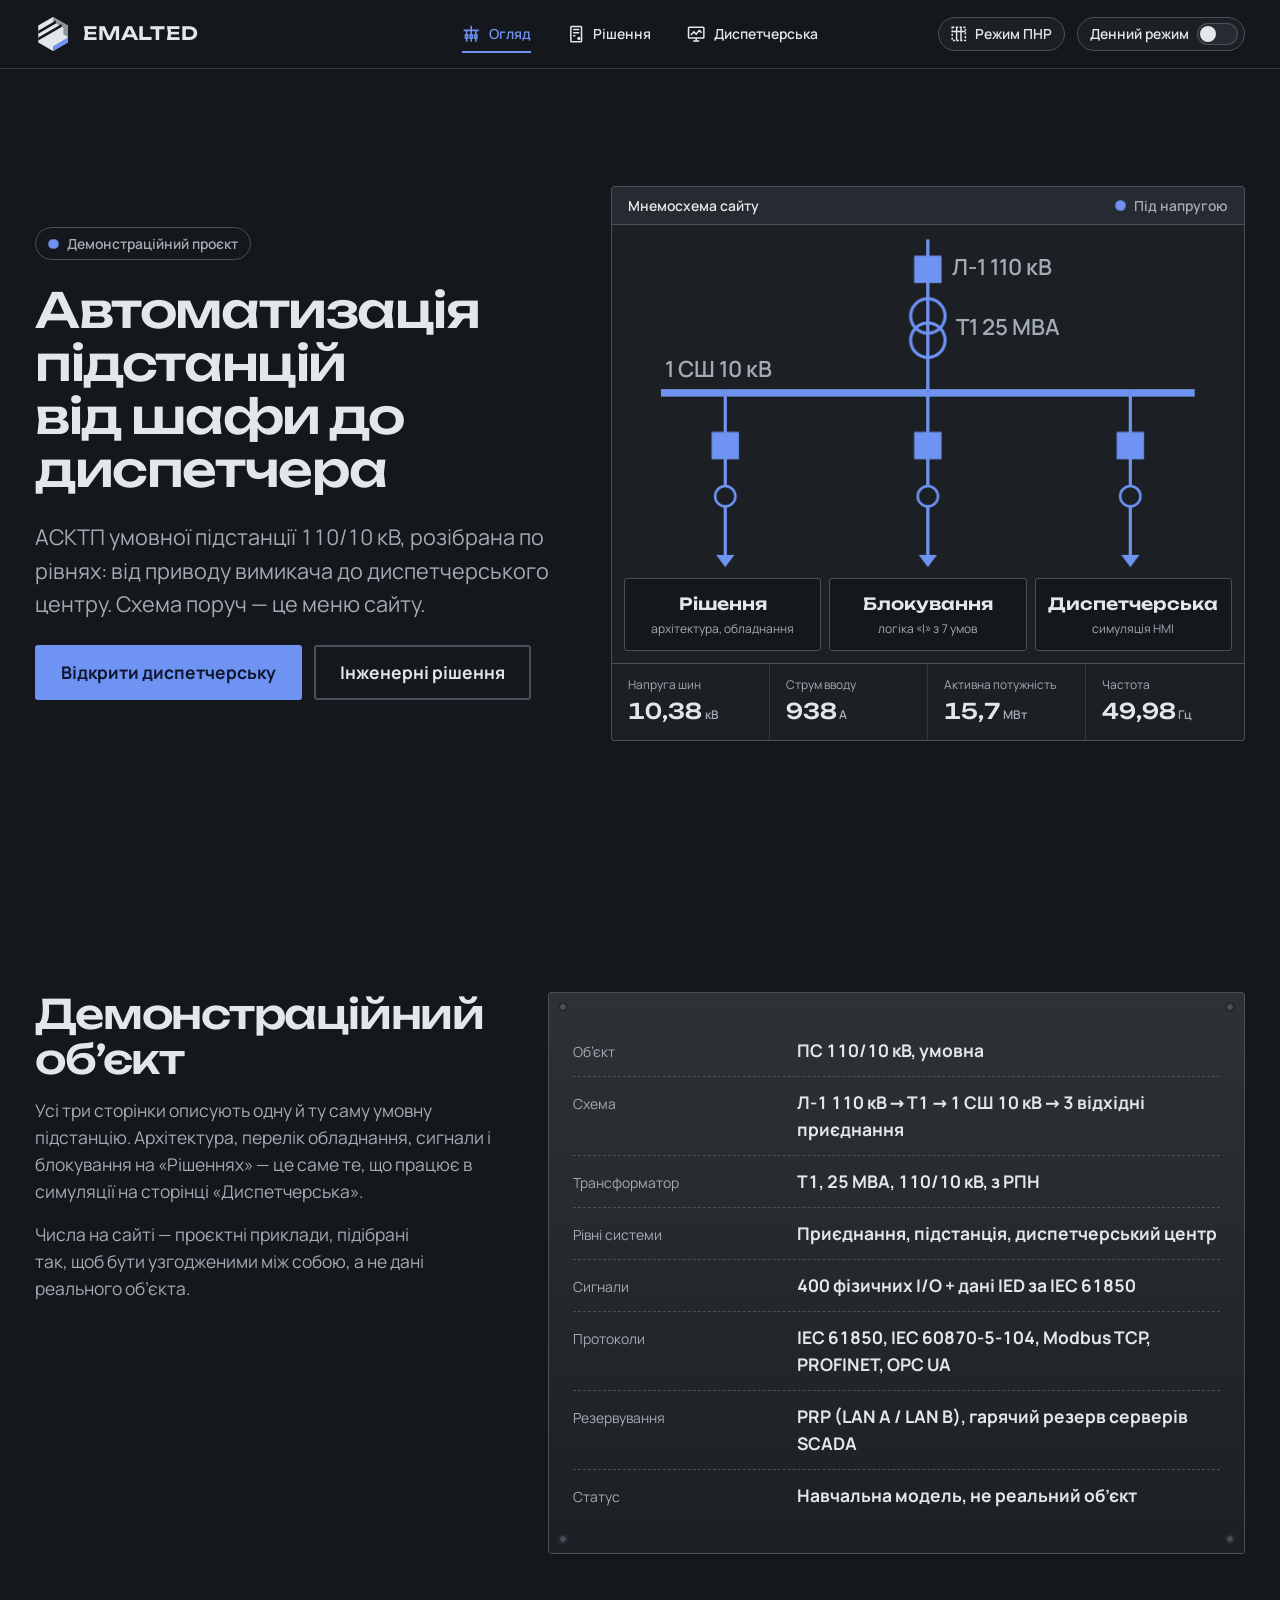
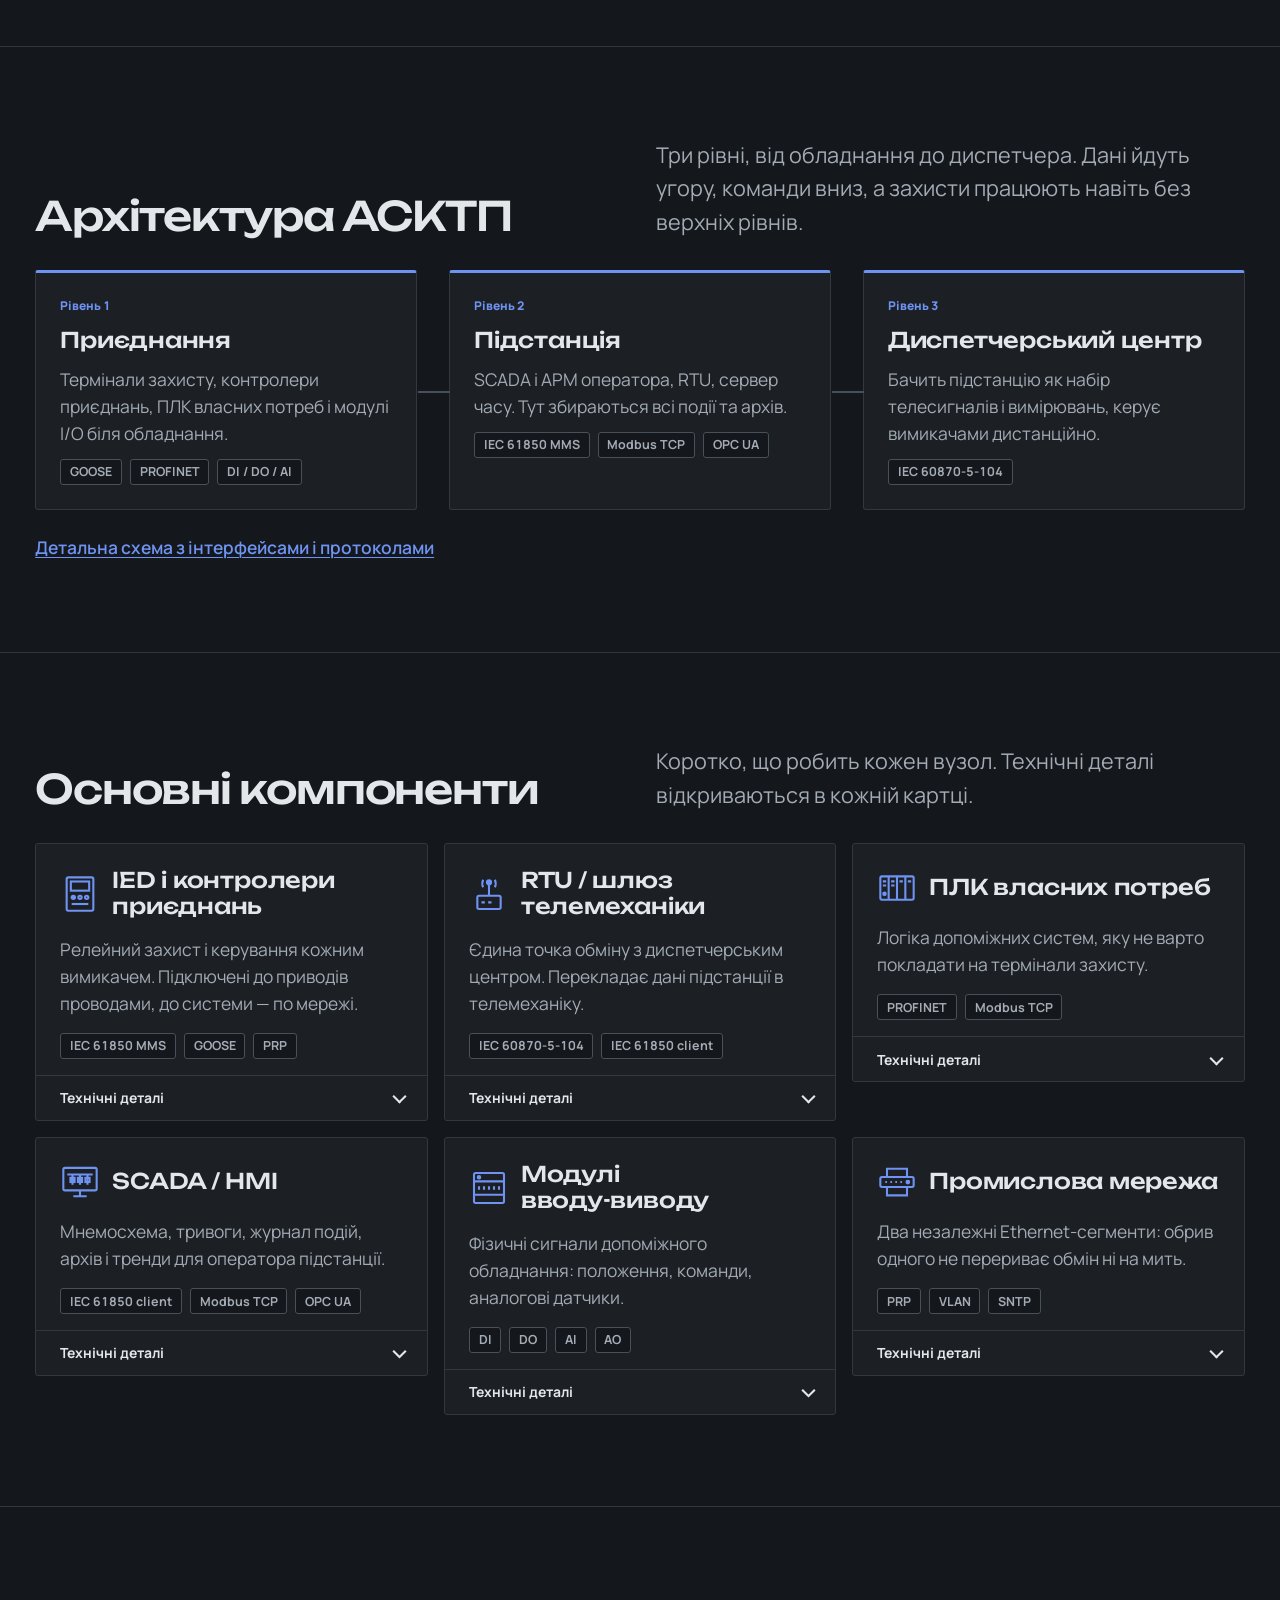
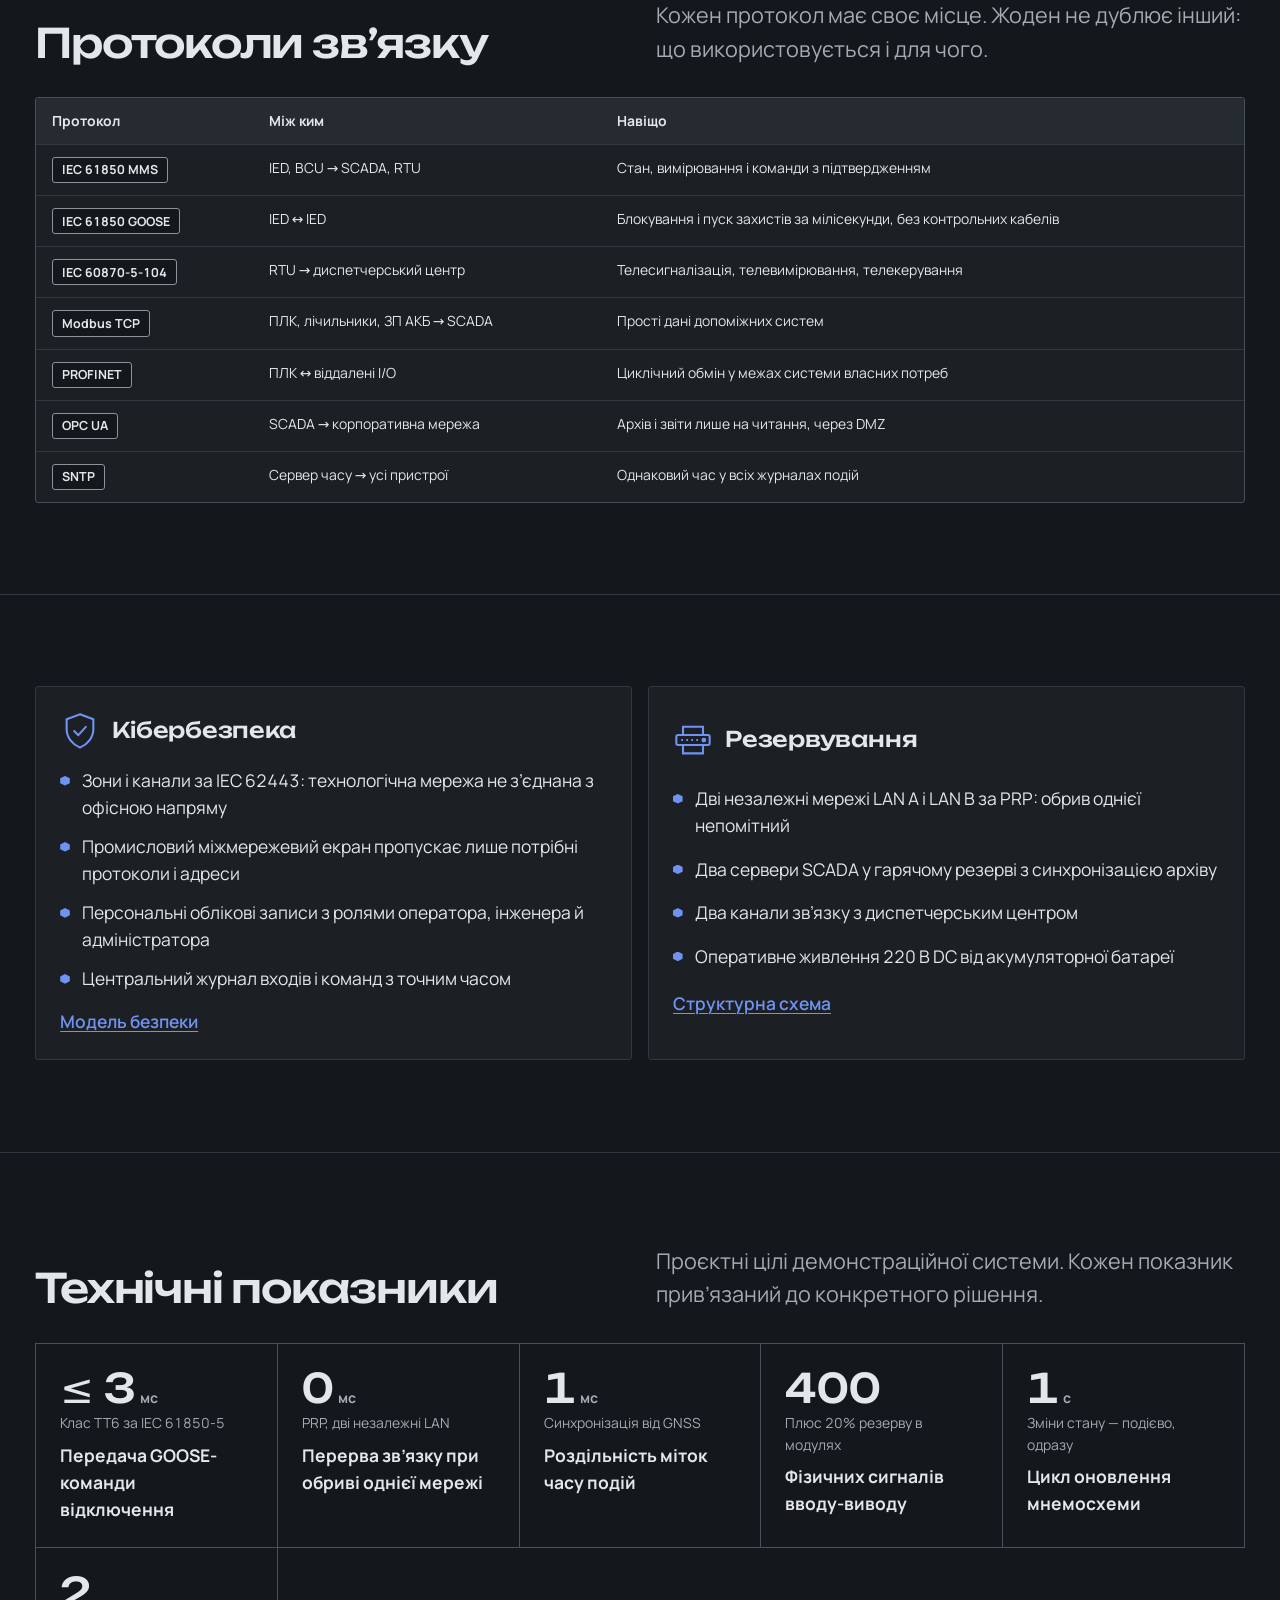
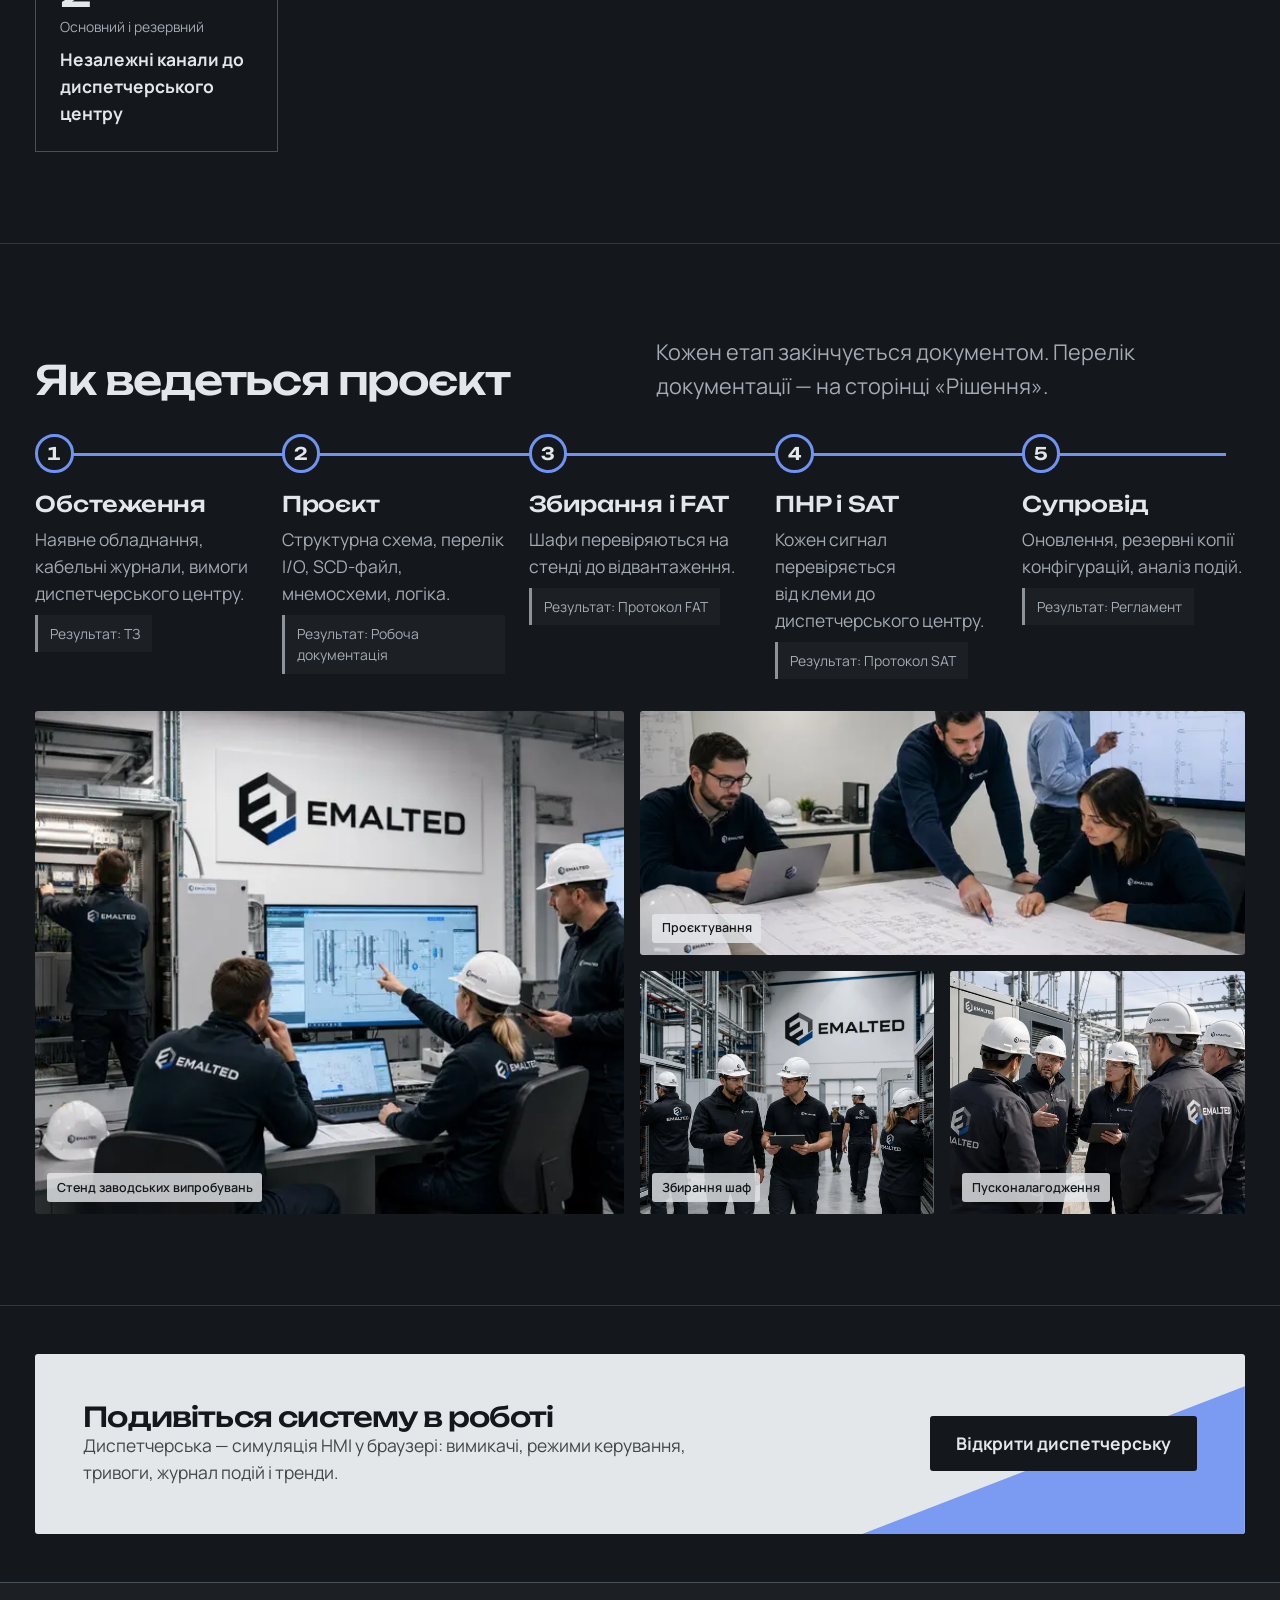
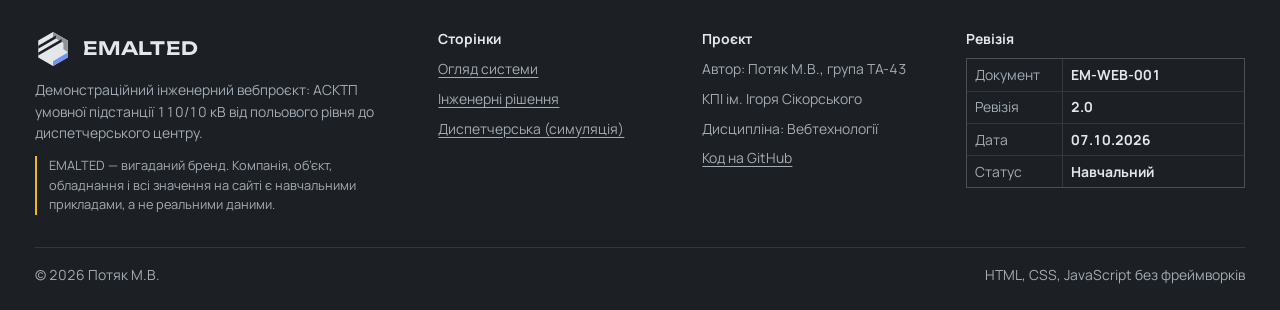
<file: index.html>
<!doctype html>
<html lang="uk">
<head>
  <meta charset="utf-8">
  <meta name="viewport" content="width=device-width, initial-scale=1, viewport-fit=cover">
  <title>EMALTED — АСКТП підстанції 110/10 кВ: демонстраційний проєкт</title>
  <meta name="description" content="Демонстраційний інженерний проєкт: архітектура АСКТП підстанції 110/10 кВ, компоненти, протоколи, кібербезпека і симуляція диспетчерського інтерфейсу.">
  <meta name="author" content="Потяк М.В.">
  <meta name="theme-color" content="#14171b">
  <meta property="og:type" content="website">
  <meta property="og:title" content="EMALTED — АСКТП підстанції 110/10 кВ: демонстраційний проєкт">
  <meta property="og:description" content="Демонстраційний інженерний проєкт: архітектура АСКТП підстанції 110/10 кВ, компоненти, протоколи, кібербезпека і симуляція диспетчерського інтерфейсу.">
  <meta property="og:image" content="img/lab-1280.webp">
  <link rel="icon" href="img/logo-mark.svg" type="image/svg+xml">

  <!-- Тема ставиться до відмальовування сторінки, щоб не було «спалаху» -->
  <script>try{var t=localStorage.getItem('emalted-theme');if(t)document.documentElement.dataset.theme=t}catch(e){}</script>

  <link rel="preload" href="fonts/unbounded-var.woff2" as="font" type="font/woff2" crossorigin>
  <link rel="preload" href="fonts/manrope-var.woff2" as="font" type="font/woff2" crossorigin>

  <link rel="stylesheet" href="css/tokens.css">
  <link rel="stylesheet" href="css/base.css">
  <link rel="stylesheet" href="css/layout.css">
  <link rel="stylesheet" href="css/components.css">
  <link rel="stylesheet" href="css/pnr.css">
  <link rel="stylesheet" href="css/pages/home.css">
  <link rel="stylesheet" href="css/print.css">
  <script src="js/app.js" defer></script>
</head>
<body>
  <svg width="0" height="0" style="position:absolute" aria-hidden="true" focusable="false">
    <!-- Навігація (24×24) -->
    <symbol id="i-scheme" viewBox="0 0 24 24" fill="none" stroke="currentColor" stroke-width="2" stroke-linecap="square">
      <path d="M12 2v4M3 7h18M6 7v6M12 7v6M18 7v6M6 17v4M12 17v4M18 17v4"/>
      <rect x="4.5" y="13" width="3" height="4"/><rect x="10.5" y="13" width="3" height="4"/><rect x="16.5" y="13" width="3" height="4"/>
    </symbol>
    <symbol id="i-cabinet" viewBox="0 0 24 24" fill="none" stroke="currentColor" stroke-width="2">
      <rect x="5" y="2" width="14" height="20" rx="1"/><path d="M8 6h8M8 10h8M8 14h3"/><circle cx="15.5" cy="17.5" r="1.2" fill="currentColor"/>
    </symbol>
    <symbol id="i-monitor" viewBox="0 0 24 24" fill="none" stroke="currentColor" stroke-width="2">
      <rect x="2" y="3" width="20" height="14" rx="1"/><path d="M8 21h8M12 17v4M5 13l4-4 3 3 4-5 3 3"/>
    </symbol>
    <!-- Компоненти системи (48×48) -->
    <symbol id="s-ied" viewBox="0 0 48 48" fill="none" stroke="currentColor" stroke-width="2.5">
      <rect x="8" y="4" width="32" height="40" rx="2"/><rect x="13" y="9" width="22" height="11"/>
      <circle cx="16" cy="28" r="2" fill="currentColor"/><circle cx="24" cy="28" r="2"/><circle cx="32" cy="28" r="2"/><path d="M14 36h20"/>
    </symbol>
    <symbol id="s-rtu" viewBox="0 0 48 48" fill="none" stroke="currentColor" stroke-width="2.5">
      <rect x="10" y="26" width="28" height="16" rx="2"/><path d="M24 26V12"/><circle cx="24" cy="10" r="2.5" fill="currentColor"/>
      <path d="M17 7a10 10 0 0 0 0 9M31 7a10 10 0 0 1 0 9"/><path d="M15 34h4M23 34h4"/>
    </symbol>
    <symbol id="s-plc" viewBox="0 0 48 48" fill="none" stroke="currentColor" stroke-width="2.5">
      <rect x="4" y="10" width="40" height="28" rx="2"/><path d="M14 10v28M24 10v28M34 10v28"/>
      <path d="M7 16h4M7 21h4M17 16h4M17 21h4M27 16h4M37 16h4"/><circle cx="9" cy="31" r="1.5" fill="currentColor"/>
    </symbol>
    <symbol id="s-scada" viewBox="0 0 48 48" fill="none" stroke="currentColor" stroke-width="2.5">
      <rect x="4" y="7" width="40" height="27" rx="2"/><path d="M16 41h16M24 34v7"/>
      <path d="M10 15h28M15 15v11M24 15v11M33 15v11" stroke-linecap="square"/>
      <rect x="12.5" y="19" width="5" height="5" fill="currentColor"/><rect x="21.5" y="19" width="5" height="5" fill="currentColor"/><rect x="30.5" y="19" width="5" height="5"/>
    </symbol>
    <symbol id="s-io" viewBox="0 0 48 48" fill="none" stroke="currentColor" stroke-width="2.5">
      <rect x="6" y="6" width="36" height="36" rx="2"/><path d="M6 16h36M6 32h36"/>
      <path d="M12 22v4M18 22v4M24 22v4M30 22v4M36 22v4"/><circle cx="12" cy="11" r="1.5" fill="currentColor"/>
    </symbol>
    <symbol id="s-network" viewBox="0 0 48 48" fill="none" stroke="currentColor" stroke-width="2.5">
      <rect x="4" y="18" width="40" height="12" rx="2"/><path d="M10 24h2M16 24h2M22 24h2M28 24h2"/><circle cx="37" cy="24" r="1.6" fill="currentColor"/>
      <path d="M12 18V8h24v10M12 30v10h24V30"/>
    </symbol>
    <symbol id="s-doc" viewBox="0 0 48 48" fill="none" stroke="currentColor" stroke-width="2.5">
      <path d="M10 4h20l10 10v30H10z"/><path d="M30 4v10h10M16 22h16M16 29h16M16 36h9"/>
    </symbol>
    <symbol id="s-shield" viewBox="0 0 48 48" fill="none" stroke="currentColor" stroke-width="2.5">
      <path d="M24 4l16 6v12c0 10-7 18-16 22C15 40 8 32 8 22V10z"/><path d="M17 24l5 5 9-10" stroke-linecap="round" stroke-linejoin="round"/>
    </symbol>
  </svg>
  <a class="skip-link" href="#main">Перейти до змісту</a>

  <header class="site-header">
    <div class="container site-header__inner">
      <a class="brand" href="index.html" aria-label="EMALTED, на головну">
        <svg class="brand__mark" viewBox="0 0 100 100" aria-hidden="true" focusable="false">
          <mask id="logo-cut-header" maskUnits="userSpaceOnUse" x="0" y="0" width="100" height="100">
            <rect width="100" height="100" fill="#fff"/>
            <polygon points="9,41 58,12.7 58,20.7 9,49" fill="#000"/>
            <polygon points="9,60 74,22.5 74,30.5 9,68" fill="#000"/>
          </mask>
          <g mask="url(#logo-cut-header)">
            <polygon points="50,3 91,26.5 91,73.5 50,97 9,73.5 9,26.5" fill="var(--logo-ink)"/>
            <polygon points="50,3 91,26.5 91,58 79,51 79,33 50,16" fill="var(--logo-steel)"/>
            <polygon points="91,60 91,73.5 50,97 50,84" fill="var(--logo-blue)"/>
          </g>
        </svg>
        <span class="brand__name">EMALTED</span>
      </a>

      <nav class="site-nav" aria-label="Основна навігація">
        <ul class="site-nav__list" role="list">
          <li><a class="site-nav__link" href="index.html" aria-current="page">
            <svg class="site-nav__icon" aria-hidden="true"><use href="#i-scheme"/></svg>Огляд
          </a></li>
          <li><a class="site-nav__link" href="solutions.html">
            <svg class="site-nav__icon" aria-hidden="true"><use href="#i-cabinet"/></svg>Рішення
          </a></li>
          <li><a class="site-nav__link" href="scada.html">
            <svg class="site-nav__icon" aria-hidden="true"><use href="#i-monitor"/></svg>Диспетчерська
          </a></li>
        </ul>
      </nav>

      <div class="header-tools">
        <button class="pnr-switch" type="button" data-pnr-toggle aria-pressed="false" aria-label="Режим ПНР: показати сітку верстки">
          <svg viewBox="0 0 24 24" fill="none" stroke="currentColor" stroke-width="2" aria-hidden="true"><rect x="3" y="3" width="18" height="18" stroke-dasharray="3 2"/><path d="M9 3v18M15 3v18M3 9h18"/></svg>
          <span class="pnr-switch__text">Режим ПНР</span>
        </button>
        <button class="theme-switch" type="button" data-theme-toggle aria-pressed="false" aria-label="Денний режим">
          <span class="theme-switch__text">Денний режим</span>
          <span class="theme-switch__track"><span class="theme-switch__knob"></span></span>
        </button>
      </div>
    </div>
    <div class="bus-progress" aria-hidden="true"></div>
  </header>

  <main id="main">
    <section class="container hero" aria-labelledby="hero-title">
      <div class="hero__text">
        <p class="status-chip"><span class="lamp lamp--blue"></span>Демонстраційний проєкт</p>
        <h1 id="hero-title">Автоматизація підстанцій від шафи до диспетчера</h1>
        <p class="hero__lead">АСКТП умовної підстанції 110/10 кВ, розібрана по рівнях: від приводу вимикача до диспетчерського центру. Схема поруч — це меню сайту.</p>
        <div class="btn-row">
          <a class="btn" href="scada.html">Відкрити диспетчерську</a>
          <a class="btn btn--ghost" href="solutions.html">Інженерні рішення</a>
        </div>
      </div>

      <div class="scheme-panel">
        <div class="scheme-panel__bar">
          <span>Мнемосхема сайту</span>
          <span class="scheme-panel__state"><span class="lamp lamp--blue"></span>Під напругою</span>
        </div>

        <div class="scheme">
          <svg viewBox="0 0 600 325" role="img" aria-labelledby="scheme-title">
            <title id="scheme-title">Однолінійна схема: лінія 110 кВ, трансформатор Т1, секція шин 10 кВ і три приєднання — Рішення, Блокування, Диспетчерська</title>
            <path class="sl-dead" d="M300 0V150"/>
            <path class="sl-live" pathLength="1" style="--d:0ms" d="M300 0V150"/>
            <rect class="sl-breaker" style="--d:200ms" x="288" y="16" width="24" height="24"/>
            <circle class="sl-tr" style="--d:320ms" cx="300" cy="74" r="17"/>
            <circle class="sl-tr" style="--d:320ms" cx="300" cy="98" r="17"/>
            <text class="sl-label" x="324" y="34">Л-1 110 кВ</text>
            <text class="sl-label" x="328" y="93">Т1 25 МВА</text>

            <path class="sl-dead sl-bus" d="M40 150H560"/>
            <path class="sl-live sl-bus" pathLength="1" style="--d:480ms" d="M300 150H40"/>
            <path class="sl-live sl-bus" pathLength="1" style="--d:480ms" d="M300 150H560"/>
            <text class="sl-label" x="40" y="134">1 СШ 10 кВ</text>

            <g class="sl-f sl-f1">
              <path class="sl-dead" d="M100 150V312"/>
              <path class="sl-live" pathLength="1" style="--d:950ms" d="M100 150V312"/>
              <rect class="sl-breaker" style="--d:1150ms" x="88" y="190" width="24" height="24"/>
              <circle class="sl-ct" style="--d:1250ms" cx="100" cy="252" r="10"/>
              <polygon class="sl-arrow" style="--d:1450ms" points="91,310 109,310 100,322"/>
            </g>
            <g class="sl-f sl-f2">
              <path class="sl-dead" d="M300 150V312"/>
              <path class="sl-live" pathLength="1" style="--d:1100ms" d="M300 150V312"/>
              <rect class="sl-breaker" style="--d:1300ms" x="288" y="190" width="24" height="24"/>
              <circle class="sl-ct" style="--d:1400ms" cx="300" cy="252" r="10"/>
              <polygon class="sl-arrow" style="--d:1600ms" points="291,310 309,310 300,322"/>
            </g>
            <g class="sl-f sl-f3">
              <path class="sl-dead" d="M500 150V312"/>
              <path class="sl-live" pathLength="1" style="--d:1250ms" d="M500 150V312"/>
              <rect class="sl-breaker" style="--d:1450ms" x="488" y="190" width="24" height="24"/>
              <circle class="sl-ct" style="--d:1550ms" cx="500" cy="252" r="10"/>
              <polygon class="sl-arrow" style="--d:1750ms" points="491,310 509,310 500,322"/>
            </g>
          </svg>
        </div>

        <nav class="feeders" aria-label="Приєднання схеми">
          <a class="feeder-link" href="solutions.html"><strong>Рішення</strong><span>архітектура, обладнання</span></a>
          <a class="feeder-link" href="solutions.html#interlock"><strong>Блокування</strong><span>логіка «І» з 7 умов</span></a>
          <a class="feeder-link" href="scada.html"><strong>Диспетчерська</strong><span>симуляція HMI</span></a>
        </nav>

        <dl class="telemetry" aria-label="Телевимірювання вводу 10 кВ (демонстраційні)">
          <div><dt>Напруга шин</dt><dd><span data-telemetry data-base="10.4" data-spread="0.05" data-digits="2">10,40</span><small>кВ</small></dd></div>
          <div><dt>Струм вводу</dt><dd><span data-telemetry data-base="932" data-spread="9" data-digits="0">932</span><small>А</small></dd></div>
          <div><dt>Активна потужність</dt><dd><span data-telemetry data-base="15.9" data-spread="0.2" data-digits="1">15,9</span><small>МВт</small></dd></div>
          <div><dt>Частота</dt><dd><span data-telemetry data-base="50.00" data-spread="0.02" data-digits="2">50,00</span><small>Гц</small></dd></div>
        </dl>
      </div>
    </section>

    <section class="section" aria-labelledby="object-title">
      <div class="container passport">
        <div class="passport__intro">
          <h2 id="object-title">Демонстраційний об’єкт</h2>
          <p>Усі три сторінки описують одну й ту саму умовну підстанцію. Архітектура, перелік обладнання, сигнали і блокування на «Рішеннях» — це саме те, що працює в симуляції на сторінці «Диспетчерська».</p>
          <p>Числа на сайті — проєктні приклади, підібрані так, щоб бути узгодженими між собою, а не дані реального об’єкта.</p>
        </div>

        <div class="nameplate">
          <dl class="spec">
            <div><dt>Об’єкт</dt><dd>ПС 110/10 кВ, умовна</dd></div>
            <div><dt>Схема</dt><dd>Л-1 110 кВ → Т1 → 1 СШ 10 кВ → 3 відхідні приєднання</dd></div>
            <div><dt>Трансформатор</dt><dd>Т1, 25 МВА, 110/10 кВ, з РПН</dd></div>
            <div><dt>Рівні системи</dt><dd>Приєднання, підстанція, диспетчерський центр</dd></div>
            <div><dt>Сигнали</dt><dd>400 фізичних I/O + дані IED за IEC 61850</dd></div>
            <div><dt>Протоколи</dt><dd>IEC 61850, IEC 60870-5-104, Modbus TCP, PROFINET, OPC UA</dd></div>
            <div><dt>Резервування</dt><dd>PRP (LAN A / LAN B), гарячий резерв серверів SCADA</dd></div>
            <div><dt>Статус</dt><dd>Навчальна модель, не реальний об’єкт</dd></div>
          </dl>
        </div>
      </div>
    </section>

    <section class="section" aria-labelledby="arch-title">
      <div class="container">
        <div class="section-head section-head--split">
          <h2 id="arch-title">Архітектура АСКТП</h2>
          <p>Три рівні, від обладнання до диспетчера. Дані йдуть угору, команди вниз, а захисти працюють навіть без верхніх рівнів.</p>
        </div>
        <ol class="tiers" role="list">
          <li class="tier">
            <span class="tier__level">Рівень 1</span>
            <h3>Приєднання</h3>
            <p>Термінали захисту, контролери приєднань, ПЛК власних потреб і модулі I/O біля обладнання.</p>
            <ul class="badges" role="list"><li class="badge">GOOSE</li><li class="badge">PROFINET</li><li class="badge">DI / DO / AI</li></ul>
          </li>
          <li class="tier">
            <span class="tier__level">Рівень 2</span>
            <h3>Підстанція</h3>
            <p>SCADA і АРМ оператора, RTU, сервер часу. Тут збираються всі події та архів.</p>
            <ul class="badges" role="list"><li class="badge">IEC 61850 MMS</li><li class="badge">Modbus TCP</li><li class="badge">OPC UA</li></ul>
          </li>
          <li class="tier">
            <span class="tier__level">Рівень 3</span>
            <h3>Диспетчерський центр</h3>
            <p>Бачить підстанцію як набір телесигналів і вимірювань, керує вимикачами дистанційно.</p>
            <ul class="badges" role="list"><li class="badge">IEC 60870-5-104</li></ul>
          </li>
        </ol>
        <p class="more-link"><a href="solutions.html#architecture">Детальна схема з інтерфейсами і протоколами</a></p>
      </div>
    </section>

    <section class="section" aria-labelledby="units-title">
      <div class="container">
        <div class="section-head section-head--split">
          <h2 id="units-title">Основні компоненти</h2>
          <p>Коротко, що робить кожен вузол. Технічні деталі відкриваються в кожній картці.</p>
        </div>
        <div class="units">
          <article class="unit">
            <div class="unit__head">
              <svg class="unit__icon" aria-hidden="true"><use href="#s-ied"/></svg>
              <h3>IED і контролери приєднань</h3>
            </div>
            <p>Релейний захист і керування кожним вимикачем. Підключені до приводів проводами, до системи — по мережі.</p>
            <ul class="badges" role="list"><li class="badge">IEC 61850 MMS</li><li class="badge">GOOSE</li><li class="badge">PRP</li></ul>
            <details class="unit__more">
              <summary>Технічні деталі</summary>
              <dl class="kv"><div><dt>Де стоять</dt><dd>Шафи приєднань 110 і 10 кВ</dd></div><div><dt>Вниз</dt><dd>DI/DO і струмові кола ТС, ТТ, ТН</dd></div><div><dt>Вгору</dt><dd>Звіти і команди MMS до SCADA</dd></div><div><dt>Горизонтально</dt><dd>GOOSE-блокування між терміналами</dd></div></dl>
            </details>
          </article>
          <article class="unit">
            <div class="unit__head">
              <svg class="unit__icon" aria-hidden="true"><use href="#s-rtu"/></svg>
              <h3>RTU / шлюз телемеханіки</h3>
            </div>
            <p>Єдина точка обміну з диспетчерським центром. Перекладає дані підстанції в телемеханіку.</p>
            <ul class="badges" role="list"><li class="badge">IEC 60870-5-104</li><li class="badge">IEC 61850 client</li></ul>
            <details class="unit__more">
              <summary>Технічні деталі</summary>
              <dl class="kv"><div><dt>Вхід</dt><dd>Дані IED з шини підстанції</dd></div><div><dt>Вихід</dt><dd>ТС, ТВ, ТК до диспетчерського центру</dd></div><div><dt>Канали</dt><dd>Основний і резервний</dd></div><div><dt>Захист</dt><dd>Тільки через міжмережевий екран</dd></div></dl>
            </details>
          </article>
          <article class="unit">
            <div class="unit__head">
              <svg class="unit__icon" aria-hidden="true"><use href="#s-plc"/></svg>
              <h3>ПЛК власних потреб</h3>
            </div>
            <p>Логіка допоміжних систем, яку не варто покладати на термінали захисту.</p>
            <ul class="badges" role="list"><li class="badge">PROFINET</li><li class="badge">Modbus TCP</li></ul>
            <details class="unit__more">
              <summary>Технічні деталі</summary>
              <dl class="kv"><div><dt>Задачі</dt><dd>АВР 0,4 кВ, охолодження T1, обігрів шаф</dd></div><div><dt>Вниз</dt><dd>Віддалені I/O по PROFINET</dd></div><div><dt>Вгору</dt><dd>Стан і команди для SCADA по Modbus TCP</dd></div><div><dt>Режими</dt><dd>AUTO / MANUAL</dd></div></dl>
            </details>
          </article>
          <article class="unit">
            <div class="unit__head">
              <svg class="unit__icon" aria-hidden="true"><use href="#s-scada"/></svg>
              <h3>SCADA / HMI</h3>
            </div>
            <p>Мнемосхема, тривоги, журнал подій, архів і тренди для оператора підстанції.</p>
            <ul class="badges" role="list"><li class="badge">IEC 61850 client</li><li class="badge">Modbus TCP</li><li class="badge">OPC UA</li></ul>
            <details class="unit__more">
              <summary>Технічні деталі</summary>
              <dl class="kv"><div><dt>Сервери</dt><dd>Два, у гарячому резерві</dd></div><div><dt>АРМ</dt><dd>Два робочі місця оператора</dd></div><div><dt>Архів</dt><dd>Події з міткою часу до 1 мс</dd></div><div><dt>Назовні</dt><dd>OPC UA лише на читання, через DMZ</dd></div></dl>
            </details>
          </article>
          <article class="unit">
            <div class="unit__head">
              <svg class="unit__icon" aria-hidden="true"><use href="#s-io"/></svg>
              <h3>Модулі вводу-виводу</h3>
            </div>
            <p>Фізичні сигнали допоміжного обладнання: положення, команди, аналогові датчики.</p>
            <ul class="badges" role="list"><li class="badge">DI</li><li class="badge">DO</li><li class="badge">AI</li><li class="badge">AO</li></ul>
            <details class="unit__more">
              <summary>Технічні деталі</summary>
              <dl class="kv"><div><dt>Дискретні</dt><dd>24 / 220 В DC</dd></div><div><dt>Аналогові</dt><dd>4–20 мА</dd></div><div><dt>Обсяг</dt><dd>400 сигналів, з них 20% резерву</dd></div><div><dt>Зв’язок</dt><dd>PROFINET IO під керуванням ПЛК</dd></div></dl>
            </details>
          </article>
          <article class="unit">
            <div class="unit__head">
              <svg class="unit__icon" aria-hidden="true"><use href="#s-network"/></svg>
              <h3>Промислова мережа</h3>
            </div>
            <p>Два незалежні Ethernet-сегменти: обрив одного не перериває обмін ні на мить.</p>
            <ul class="badges" role="list"><li class="badge">PRP</li><li class="badge">VLAN</li><li class="badge">SNTP</li></ul>
            <details class="unit__more">
              <summary>Технічні деталі</summary>
              <dl class="kv"><div><dt>Топологія</dt><dd>LAN A і LAN B, оптика між шафами</dd></div><div><dt>Резервування</dt><dd>PRP, IEC 62439-3, 0 мс</dd></div><div><dt>Сегментація</dt><dd>Окремі VLAN для 61850, ПЛК, керування</dd></div><div><dt>Час</dt><dd>Сервер GNSS, єдині мітки подій</dd></div></dl>
            </details>
          </article>
        </div>
      </div>
    </section>

    <section class="section" aria-labelledby="proto-title">
      <div class="container">
        <div class="section-head section-head--split">
          <h2 id="proto-title">Протоколи зв’язку</h2>
          <p>Кожен протокол має своє місце. Жоден не дублює інший: що використовується і для чого.</p>
        </div>
        <div class="table-wrap">
          <table class="data-table data-table--cards">
            <caption class="visually-hidden">Протоколи зв’язку демонстраційної системи</caption>
            <thead><tr><th scope="col">Протокол</th><th scope="col">Між ким</th><th scope="col">Навіщо</th></tr></thead>
            <tbody>
              <tr><th scope="row" data-label="Протокол"><span class="badge badge--strong">IEC 61850 MMS</span></th><td data-label="Між ким">IED, BCU → SCADA, RTU</td><td data-label="Навіщо">Стан, вимірювання і команди з підтвердженням</td></tr>
              <tr><th scope="row" data-label="Протокол"><span class="badge badge--strong">IEC 61850 GOOSE</span></th><td data-label="Між ким">IED ↔ IED</td><td data-label="Навіщо">Блокування і пуск захистів за мілісекунди, без контрольних кабелів</td></tr>
              <tr><th scope="row" data-label="Протокол"><span class="badge badge--strong">IEC 60870-5-104</span></th><td data-label="Між ким">RTU → диспетчерський центр</td><td data-label="Навіщо">Телесигналізація, телевимірювання, телекерування</td></tr>
              <tr><th scope="row" data-label="Протокол"><span class="badge badge--strong">Modbus TCP</span></th><td data-label="Між ким">ПЛК, лічильники, ЗП АКБ → SCADA</td><td data-label="Навіщо">Прості дані допоміжних систем</td></tr>
              <tr><th scope="row" data-label="Протокол"><span class="badge badge--strong">PROFINET</span></th><td data-label="Між ким">ПЛК ↔ віддалені I/O</td><td data-label="Навіщо">Циклічний обмін у межах системи власних потреб</td></tr>
              <tr><th scope="row" data-label="Протокол"><span class="badge badge--strong">OPC UA</span></th><td data-label="Між ким">SCADA → корпоративна мережа</td><td data-label="Навіщо">Архів і звіти лише на читання, через DMZ</td></tr>
              <tr><th scope="row" data-label="Протокол"><span class="badge badge--strong">SNTP</span></th><td data-label="Між ким">Сервер часу → усі пристрої</td><td data-label="Навіщо">Однаковий час у всіх журналах подій</td></tr>
            </tbody>
          </table>
        </div>
      </div>
    </section>

    <section class="section" aria-labelledby="reliability-title">
      <div class="container">
        <h2 id="reliability-title" class="visually-hidden">Кібербезпека і резервування</h2>
        <div class="pair">
          <article class="pair__item">
            <div class="unit__head">
              <svg class="unit__icon" aria-hidden="true"><use href="#s-shield"/></svg>
              <h3>Кібербезпека</h3>
            </div>
            <ul class="checklist" role="list">
              <li>Зони і канали за IEC 62443: технологічна мережа не з’єднана з офісною напряму</li>
              <li>Промисловий міжмережевий екран пропускає лише потрібні протоколи і адреси</li>
              <li>Персональні облікові записи з ролями оператора, інженера й адміністратора</li>
              <li>Центральний журнал входів і команд з точним часом</li>
            </ul>
            <a href="solutions.html#security">Модель безпеки</a>
          </article>
          <article class="pair__item">
            <div class="unit__head">
              <svg class="unit__icon" aria-hidden="true"><use href="#s-network"/></svg>
              <h3>Резервування</h3>
            </div>
            <ul class="checklist" role="list">
              <li>Дві незалежні мережі LAN A і LAN B за PRP: обрив однієї непомітний</li>
              <li>Два сервери SCADA у гарячому резерві з синхронізацією архіву</li>
              <li>Два канали зв’язку з диспетчерським центром</li>
              <li>Оперативне живлення 220 В DC від акумуляторної батареї</li>
            </ul>
            <a href="solutions.html#architecture">Структурна схема</a>
          </article>
        </div>
      </div>
    </section>

    <section class="section" aria-labelledby="metrics-title">
      <div class="container">
        <div class="section-head section-head--split">
          <h2 id="metrics-title">Технічні показники</h2>
          <p>Проєктні цілі демонстраційної системи. Кожен показник прив’язаний до конкретного рішення.</p>
        </div>
        <dl class="metrics">
          <div class="metric">
            <dt>Передача GOOSE-команди відключення</dt>
            <dd><span class="metric__value">≤ 3<small>мс</small></span><span class="metric__note">Клас TT6 за IEC 61850-5</span></dd>
          </div>
          <div class="metric">
            <dt>Перерва зв’язку при обриві однієї мережі</dt>
            <dd><span class="metric__value">0<small>мс</small></span><span class="metric__note">PRP, дві незалежні LAN</span></dd>
          </div>
          <div class="metric">
            <dt>Роздільність міток часу подій</dt>
            <dd><span class="metric__value">1<small>мс</small></span><span class="metric__note">Синхронізація від GNSS</span></dd>
          </div>
          <div class="metric">
            <dt>Фізичних сигналів вводу-виводу</dt>
            <dd><span class="metric__value">400<small></small></span><span class="metric__note">Плюс 20% резерву в модулях</span></dd>
          </div>
          <div class="metric">
            <dt>Цикл оновлення мнемосхеми</dt>
            <dd><span class="metric__value">1<small>с</small></span><span class="metric__note">Зміни стану — подієво, одразу</span></dd>
          </div>
          <div class="metric">
            <dt>Незалежні канали до диспетчерського центру</dt>
            <dd><span class="metric__value">2<small></small></span><span class="metric__note">Основний і резервний</span></dd>
          </div>
        </dl>
      </div>
    </section>

    <section class="section" aria-labelledby="process-title">
      <div class="container">
        <div class="section-head section-head--split">
          <h2 id="process-title">Як ведеться проєкт</h2>
          <p>Кожен етап закінчується документом. Перелік документації — на сторінці «Рішення».</p>
        </div>
        <ol class="process" role="list">
          <li class="step">
            <h3>Обстеження</h3>
            <p>Наявне обладнання, кабельні журнали, вимоги диспетчерського центру.</p>
            <p class="step__out">Результат: ТЗ</p>
          </li>
          <li class="step">
            <h3>Проєкт</h3>
            <p>Структурна схема, перелік I/O, SCD-файл, мнемосхеми, логіка.</p>
            <p class="step__out">Результат: Робоча документація</p>
          </li>
          <li class="step">
            <h3>Збирання і FAT</h3>
            <p>Шафи перевіряються на стенді до відвантаження.</p>
            <p class="step__out">Результат: Протокол FAT</p>
          </li>
          <li class="step">
            <h3>ПНР і SAT</h3>
            <p>Кожен сигнал перевіряється від клеми до диспетчерського центру.</p>
            <p class="step__out">Результат: Протокол SAT</p>
          </li>
          <li class="step">
            <h3>Супровід</h3>
            <p>Оновлення, резервні копії конфігурацій, аналіз подій.</p>
            <p class="step__out">Результат: Регламент</p>
          </li>
        </ol>
        <ul class="gallery" role="list" aria-label="Фото етапів">
          <li class="gallery__item gallery__item--lab">
            <figure class="photo ">
          <img src="img/lab-1280.webp"
               srcset="img/lab-640.webp 640w, img/lab-1280.webp 1280w"
               sizes="(min-width: 60rem) 50vw, (min-width: 40rem) 50vw, 85vw"
               width="1280" height="960" loading="lazy" decoding="async"
               alt="Інженер налагоджує шафу на стенді, колеги перевіряють мнемосхему на моніторі">
          <figcaption>Стенд заводських випробувань</figcaption>
        </figure>
          </li>
          <li class="gallery__item gallery__item--desk">
            <figure class="photo ">
          <img src="img/team-1280.webp"
               srcset="img/team-640.webp 640w, img/team-1280.webp 1280w"
               sizes="(min-width: 60rem) 50vw, (min-width: 40rem) 50vw, 85vw"
               width="1280" height="960" loading="lazy" decoding="async"
               alt="Інженери розбирають однолінійну схему підстанції за столом із кресленнями">
          <figcaption>Проєктування</figcaption>
        </figure>
          </li>
          <li class="gallery__item gallery__item--workshop">
            <figure class="photo ">
          <img src="img/workshop-1280.webp"
               srcset="img/workshop-640.webp 640w, img/workshop-1280.webp 1280w"
               sizes="(min-width: 60rem) 25vw, (min-width: 40rem) 50vw, 85vw"
               width="1280" height="960" loading="lazy" decoding="async"
               alt="Цех: інженери в касках збирають і перевіряють шафи керування">
          <figcaption>Збирання шаф</figcaption>
        </figure>
          </li>
          <li class="gallery__item gallery__item--site">
            <figure class="photo ">
          <img src="img/site-1280.webp"
               srcset="img/site-640.webp 640w, img/site-1280.webp 1280w"
               sizes="(min-width: 60rem) 25vw, (min-width: 40rem) 50vw, 85vw"
               width="1280" height="960" loading="lazy" decoding="async"
               alt="Команда в касках на відкритому розподільчому пристрої підстанції">
          <figcaption>Пусконалагодження</figcaption>
        </figure>
          </li>
        </ul>
        <p class="gallery__hint">Гортайте фото вбік. Фото ілюстративні.</p>
      </div>
    </section>

    <section class="section section--tight">
      <div class="container">
        <div class="cta-panel">
          <div>
            <h2>Подивіться систему в роботі</h2>
            <p>Диспетчерська — симуляція HMI у браузері: вимикачі, режими керування, тривоги, журнал подій і тренди.</p>
          </div>
          <a class="btn" href="scada.html">Відкрити диспетчерську</a>
        </div>
      </div>
    </section>
  </main>

  <div class="pnr-overlay" data-pnr-overlay aria-hidden="true"></div>
  <div class="pnr-panel" data-pnr-panel hidden role="status">
    <p class="pnr-panel__title"><span class="lamp lamp--alarm"></span>Режим ПНР</p>
    <dl>
      <div><dt>Ширина вікна</dt><dd data-pnr-width>—</dd></div>
      <div><dt>Точка зламу</dt><dd class="pnr-bp"></dd></div>
      <div><dt>Grid-контейнерів</dt><dd data-pnr-grid>—</dd></div>
      <div><dt>Flex-контейнерів</dt><dd data-pnr-flex>—</dd></div>
    </dl>
    <p class="pnr-panel__legend"><span class="pnr-key-grid">Grid</span><span class="pnr-key-flex">Flex</span></p>
  </div>

  <footer class="site-footer">
    <div class="container">
      <div class="footer-grid">
        <div class="footer-about">
          <a class="brand" href="index.html" aria-label="EMALTED, на головну">
            <svg class="brand__mark" viewBox="0 0 100 100" aria-hidden="true" focusable="false">
          <mask id="logo-cut-footer" maskUnits="userSpaceOnUse" x="0" y="0" width="100" height="100">
            <rect width="100" height="100" fill="#fff"/>
            <polygon points="9,41 58,12.7 58,20.7 9,49" fill="#000"/>
            <polygon points="9,60 74,22.5 74,30.5 9,68" fill="#000"/>
          </mask>
          <g mask="url(#logo-cut-footer)">
            <polygon points="50,3 91,26.5 91,73.5 50,97 9,73.5 9,26.5" fill="var(--logo-ink)"/>
            <polygon points="50,3 91,26.5 91,58 79,51 79,33 50,16" fill="var(--logo-steel)"/>
            <polygon points="91,60 91,73.5 50,97 50,84" fill="var(--logo-blue)"/>
          </g>
        </svg>
            <span class="brand__name">EMALTED</span>
          </a>
          <p>Демонстраційний інженерний вебпроєкт: АСКТП умовної підстанції 110/10 кВ від польового рівня до диспетчерського центру.</p>
          <p class="footer-note">EMALTED — вигаданий бренд. Компанія, об’єкт, обладнання і всі значення на сайті є навчальними прикладами, а не реальними даними.</p>
        </div>
        <nav aria-label="Сторінки сайту">
          <h2>Сторінки</h2>
          <ul role="list">
            <li><a href="index.html">Огляд системи</a></li>
            <li><a href="solutions.html">Інженерні рішення</a></li>
            <li><a href="scada.html">Диспетчерська (симуляція)</a></li>
          </ul>
        </nav>
        <div>
          <h2>Проєкт</h2>
          <ul role="list">
            <li>Автор: Потяк М.В., група ТА-43</li>
            <li>КПІ ім. Ігоря Сікорського</li>
            <li>Дисципліна: Вебтехнології</li>
            <li><a href="https://github.com/MaksymPotiak/emalted" rel="noopener">Код на GitHub</a></li>
          </ul>
        </div>
        <div>
          <h2>Ревізія</h2>
          <dl class="revision">
            <div><dt>Документ</dt><dd>ЕМ-WEB-001</dd></div>
            <div><dt>Ревізія</dt><dd>2.0</dd></div>
            <div><dt>Дата</dt><dd><time datetime="2026-10-07">07.10.2026</time></dd></div>
            <div><dt>Статус</dt><dd>Навчальний</dd></div>
          </dl>
        </div>
      </div>
      <div class="footer-bottom">
        <span>© <span data-year>2026</span> Потяк М.В.</span>
        <span>HTML, CSS, JavaScript без фреймворків</span>
      </div>
    </div>
  </footer>
</body>
</html>
</file>
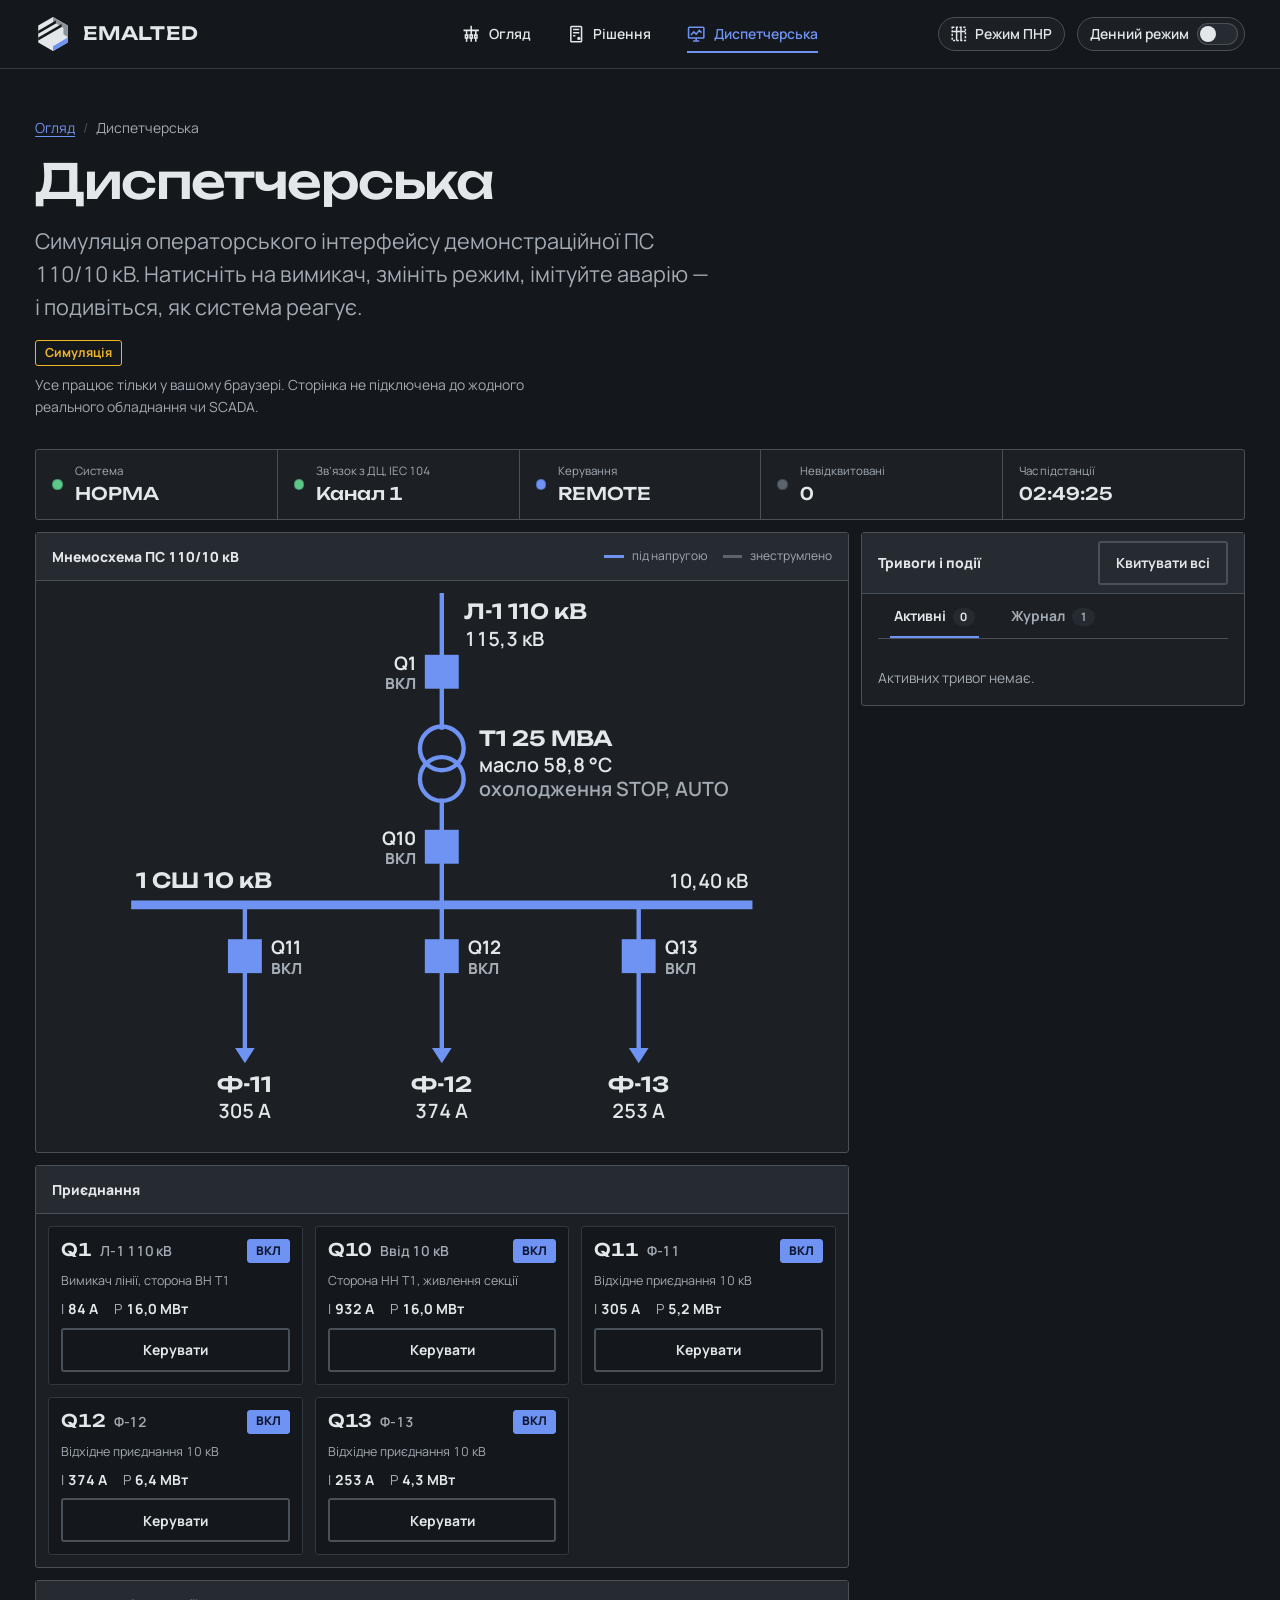
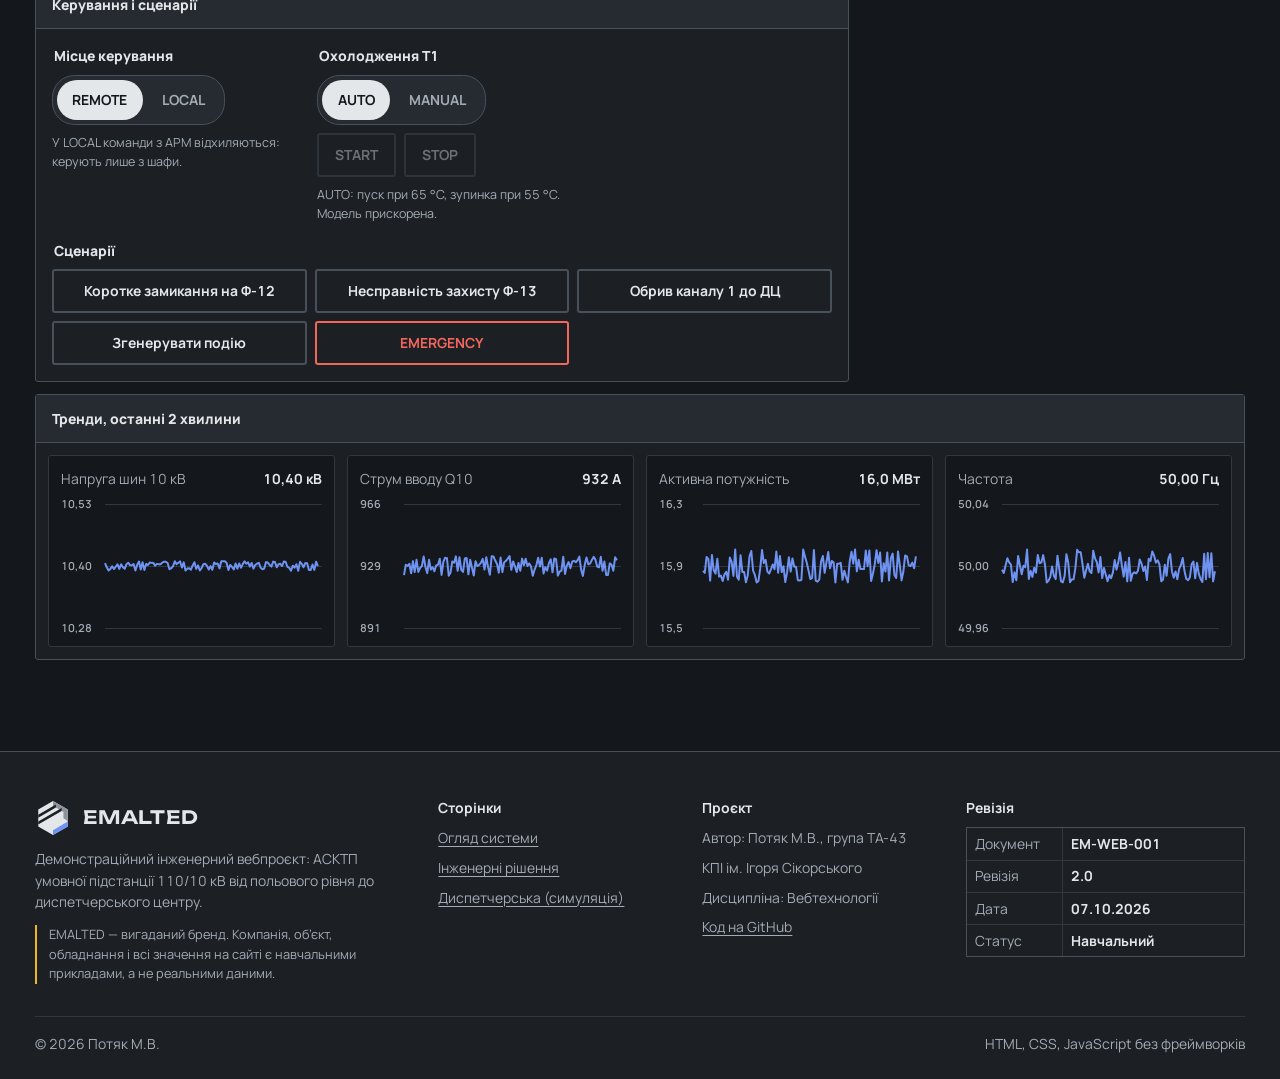
<file: scada.html>
<!doctype html>
<html lang="uk">
<head>
  <meta charset="utf-8">
  <meta name="viewport" content="width=device-width, initial-scale=1, viewport-fit=cover">
  <title>Диспетчерська (симуляція) — EMALTED</title>
  <meta name="description" content="Симуляція SCADA/HMI підстанції 110/10 кВ у браузері: мнемосхема, керування вимикачами з блокуваннями, режими LOCAL/REMOTE і AUTO/MANUAL, тривоги, журнал подій, тренди.">
  <meta name="author" content="Потяк М.В.">
  <meta name="theme-color" content="#14171b">
  <meta property="og:type" content="website">
  <meta property="og:title" content="Диспетчерська (симуляція) — EMALTED">
  <meta property="og:description" content="Симуляція SCADA/HMI підстанції 110/10 кВ у браузері: мнемосхема, керування вимикачами з блокуваннями, режими LOCAL/REMOTE і AUTO/MANUAL, тривоги, журнал подій, тренди.">
  <meta property="og:image" content="img/lab-1280.webp">
  <link rel="icon" href="img/logo-mark.svg" type="image/svg+xml">

  <!-- Тема ставиться до відмальовування сторінки, щоб не було «спалаху» -->
  <script>try{var t=localStorage.getItem('emalted-theme');if(t)document.documentElement.dataset.theme=t}catch(e){}</script>

  <link rel="preload" href="fonts/unbounded-var.woff2" as="font" type="font/woff2" crossorigin>
  <link rel="preload" href="fonts/manrope-var.woff2" as="font" type="font/woff2" crossorigin>

  <link rel="stylesheet" href="css/tokens.css">
  <link rel="stylesheet" href="css/base.css">
  <link rel="stylesheet" href="css/layout.css">
  <link rel="stylesheet" href="css/components.css">
  <link rel="stylesheet" href="css/pnr.css">
  <link rel="stylesheet" href="css/pages/scada.css">
  <link rel="stylesheet" href="css/print.css">
  <script src="js/app.js" defer></script>
  <script src="js/tabs.js" defer></script>
  <script src="js/scada.js" defer></script>
</head>
<body>
  <svg width="0" height="0" style="position:absolute" aria-hidden="true" focusable="false">
    <!-- Навігація (24×24) -->
    <symbol id="i-scheme" viewBox="0 0 24 24" fill="none" stroke="currentColor" stroke-width="2" stroke-linecap="square">
      <path d="M12 2v4M3 7h18M6 7v6M12 7v6M18 7v6M6 17v4M12 17v4M18 17v4"/>
      <rect x="4.5" y="13" width="3" height="4"/><rect x="10.5" y="13" width="3" height="4"/><rect x="16.5" y="13" width="3" height="4"/>
    </symbol>
    <symbol id="i-cabinet" viewBox="0 0 24 24" fill="none" stroke="currentColor" stroke-width="2">
      <rect x="5" y="2" width="14" height="20" rx="1"/><path d="M8 6h8M8 10h8M8 14h3"/><circle cx="15.5" cy="17.5" r="1.2" fill="currentColor"/>
    </symbol>
    <symbol id="i-monitor" viewBox="0 0 24 24" fill="none" stroke="currentColor" stroke-width="2">
      <rect x="2" y="3" width="20" height="14" rx="1"/><path d="M8 21h8M12 17v4M5 13l4-4 3 3 4-5 3 3"/>
    </symbol>
    <!-- Компоненти системи (48×48) -->
    <symbol id="s-ied" viewBox="0 0 48 48" fill="none" stroke="currentColor" stroke-width="2.5">
      <rect x="8" y="4" width="32" height="40" rx="2"/><rect x="13" y="9" width="22" height="11"/>
      <circle cx="16" cy="28" r="2" fill="currentColor"/><circle cx="24" cy="28" r="2"/><circle cx="32" cy="28" r="2"/><path d="M14 36h20"/>
    </symbol>
    <symbol id="s-rtu" viewBox="0 0 48 48" fill="none" stroke="currentColor" stroke-width="2.5">
      <rect x="10" y="26" width="28" height="16" rx="2"/><path d="M24 26V12"/><circle cx="24" cy="10" r="2.5" fill="currentColor"/>
      <path d="M17 7a10 10 0 0 0 0 9M31 7a10 10 0 0 1 0 9"/><path d="M15 34h4M23 34h4"/>
    </symbol>
    <symbol id="s-plc" viewBox="0 0 48 48" fill="none" stroke="currentColor" stroke-width="2.5">
      <rect x="4" y="10" width="40" height="28" rx="2"/><path d="M14 10v28M24 10v28M34 10v28"/>
      <path d="M7 16h4M7 21h4M17 16h4M17 21h4M27 16h4M37 16h4"/><circle cx="9" cy="31" r="1.5" fill="currentColor"/>
    </symbol>
    <symbol id="s-scada" viewBox="0 0 48 48" fill="none" stroke="currentColor" stroke-width="2.5">
      <rect x="4" y="7" width="40" height="27" rx="2"/><path d="M16 41h16M24 34v7"/>
      <path d="M10 15h28M15 15v11M24 15v11M33 15v11" stroke-linecap="square"/>
      <rect x="12.5" y="19" width="5" height="5" fill="currentColor"/><rect x="21.5" y="19" width="5" height="5" fill="currentColor"/><rect x="30.5" y="19" width="5" height="5"/>
    </symbol>
    <symbol id="s-io" viewBox="0 0 48 48" fill="none" stroke="currentColor" stroke-width="2.5">
      <rect x="6" y="6" width="36" height="36" rx="2"/><path d="M6 16h36M6 32h36"/>
      <path d="M12 22v4M18 22v4M24 22v4M30 22v4M36 22v4"/><circle cx="12" cy="11" r="1.5" fill="currentColor"/>
    </symbol>
    <symbol id="s-network" viewBox="0 0 48 48" fill="none" stroke="currentColor" stroke-width="2.5">
      <rect x="4" y="18" width="40" height="12" rx="2"/><path d="M10 24h2M16 24h2M22 24h2M28 24h2"/><circle cx="37" cy="24" r="1.6" fill="currentColor"/>
      <path d="M12 18V8h24v10M12 30v10h24V30"/>
    </symbol>
    <symbol id="s-doc" viewBox="0 0 48 48" fill="none" stroke="currentColor" stroke-width="2.5">
      <path d="M10 4h20l10 10v30H10z"/><path d="M30 4v10h10M16 22h16M16 29h16M16 36h9"/>
    </symbol>
    <symbol id="s-shield" viewBox="0 0 48 48" fill="none" stroke="currentColor" stroke-width="2.5">
      <path d="M24 4l16 6v12c0 10-7 18-16 22C15 40 8 32 8 22V10z"/><path d="M17 24l5 5 9-10" stroke-linecap="round" stroke-linejoin="round"/>
    </symbol>
  </svg>
  <a class="skip-link" href="#main">Перейти до змісту</a>

  <header class="site-header">
    <div class="container site-header__inner">
      <a class="brand" href="index.html" aria-label="EMALTED, на головну">
        <svg class="brand__mark" viewBox="0 0 100 100" aria-hidden="true" focusable="false">
          <mask id="logo-cut-header" maskUnits="userSpaceOnUse" x="0" y="0" width="100" height="100">
            <rect width="100" height="100" fill="#fff"/>
            <polygon points="9,41 58,12.7 58,20.7 9,49" fill="#000"/>
            <polygon points="9,60 74,22.5 74,30.5 9,68" fill="#000"/>
          </mask>
          <g mask="url(#logo-cut-header)">
            <polygon points="50,3 91,26.5 91,73.5 50,97 9,73.5 9,26.5" fill="var(--logo-ink)"/>
            <polygon points="50,3 91,26.5 91,58 79,51 79,33 50,16" fill="var(--logo-steel)"/>
            <polygon points="91,60 91,73.5 50,97 50,84" fill="var(--logo-blue)"/>
          </g>
        </svg>
        <span class="brand__name">EMALTED</span>
      </a>

      <nav class="site-nav" aria-label="Основна навігація">
        <ul class="site-nav__list" role="list">
          <li><a class="site-nav__link" href="index.html">
            <svg class="site-nav__icon" aria-hidden="true"><use href="#i-scheme"/></svg>Огляд
          </a></li>
          <li><a class="site-nav__link" href="solutions.html">
            <svg class="site-nav__icon" aria-hidden="true"><use href="#i-cabinet"/></svg>Рішення
          </a></li>
          <li><a class="site-nav__link" href="scada.html" aria-current="page">
            <svg class="site-nav__icon" aria-hidden="true"><use href="#i-monitor"/></svg>Диспетчерська
          </a></li>
        </ul>
      </nav>

      <div class="header-tools">
        <button class="pnr-switch" type="button" data-pnr-toggle aria-pressed="false" aria-label="Режим ПНР: показати сітку верстки">
          <svg viewBox="0 0 24 24" fill="none" stroke="currentColor" stroke-width="2" aria-hidden="true"><rect x="3" y="3" width="18" height="18" stroke-dasharray="3 2"/><path d="M9 3v18M15 3v18M3 9h18"/></svg>
          <span class="pnr-switch__text">Режим ПНР</span>
        </button>
        <button class="theme-switch" type="button" data-theme-toggle aria-pressed="false" aria-label="Денний режим">
          <span class="theme-switch__text">Денний режим</span>
          <span class="theme-switch__track"><span class="theme-switch__knob"></span></span>
        </button>
      </div>
    </div>
    <div class="bus-progress" aria-hidden="true"></div>
  </header>

  <main id="main">
    <div class="container page-head">
      <nav aria-label="Ви тут">
        <ol class="breadcrumbs" role="list"><li><a href="index.html">Огляд</a></li><li aria-current="page">Диспетчерська</li></ol>
      </nav>
      <h1>Диспетчерська</h1>
      <p class="page-head__lead">Симуляція операторського інтерфейсу демонстраційної ПС 110/10 кВ. Натисніть на вимикач, змініть режим, імітуйте аварію — і подивіться, як система реагує.</p>
      <p class="sim-note"><span class="badge badge--alarm">Симуляція</span>Усе працює тільки у вашому браузері. Сторінка не підключена до жодного реального обладнання чи SCADA.</p>
    </div>

    <div class="container hmi" data-hmi>
      <section class="hmi-status" aria-label="Стан системи">
        <div class="status-cell"><span class="lamp" data-lamp="system"></span><div><small>Система</small><strong data-text="system">НОРМА</strong></div></div>
        <div class="status-cell"><span class="lamp lamp--on" data-lamp="comms"></span><div><small>Зв’язок з ДЦ, IEC 104</small><strong data-text="comms">Канал 1</strong></div></div>
        <div class="status-cell"><span class="lamp lamp--blue" data-lamp="mode"></span><div><small>Керування</small><strong data-text="mode">REMOTE</strong></div></div>
        <div class="status-cell"><span class="lamp" data-lamp="alarms"></span><div><small>Невідквитовані</small><strong data-text="alarms">0</strong></div></div>
        <div class="status-cell status-cell--clock"><div><small>Час підстанції</small><strong><time data-clock>--:--:--</time></strong></div></div>
      </section>

      <section class="hmi-panel hmi-sld" aria-labelledby="sld-title">
        <div class="hmi-panel__bar">
          <h2 id="sld-title">Мнемосхема ПС 110/10 кВ</h2>
          <span class="hmi-legend"><span class="key key--live">під напругою</span><span class="key key--dead">знеструмлено</span></span>
        </div>
        <svg class="sld" viewBox="0 0 720 500" role="img" aria-labelledby="sld-svg-title">
          <title id="sld-svg-title">Однолінійна схема: лінія Л-1 110 кВ, вимикач Q1, трансформатор Т1, ввідний вимикач Q10, секція шин 10 кВ, приєднання Ф-11, Ф-12, Ф-13. Стан вимикачів дубльований у списку приєднань під схемою.</title>
          <path class="hmi-line is-live" d="M360 0V58"/>
          <text class="hmi-tag hmi-tag--big" x="380" y="24">Л-1 110 кВ</text>
          <text class="hmi-value" x="380" y="48"><tspan data-v="U110">0</tspan> кВ</text>
          
            <g class="hmi-breaker" data-breaker="Q1" tabindex="0" role="button" aria-label="Вимикач Q1: відкрити керування">
              <rect class="hmi-breaker__hit" x="334" y="50" width="52" height="44"/>
              <rect class="hmi-breaker__body" x="346" y="58" width="28" height="28"/>
              <text class="hmi-tag" x="336" y="70" text-anchor="end">Q1</text>
              <text class="hmi-state" x="336" y="88" text-anchor="end" data-state-text="Q1">—</text>
            </g>
          <path class="hmi-line" data-seg="q1-t1" d="M360 86V123"/>
          <circle class="hmi-tr" data-seg="t1-hv" cx="360" cy="142" r="20"/>
          <circle class="hmi-tr" data-seg="t1-lv" cx="360" cy="170" r="20"/>
          <text class="hmi-tag hmi-tag--big" x="394" y="140">Т1 25 МВА</text>
          <text class="hmi-value" x="394" y="164">масло <tspan data-v="oil">0</tspan> °C</text>
          <text class="hmi-value hmi-value--muted" x="394" y="186">охолодження <tspan data-v="fans">STOP</tspan></text>
          <path class="hmi-line" data-seg="t1-q10" d="M360 190V218"/>
          
            <g class="hmi-breaker" data-breaker="Q10" tabindex="0" role="button" aria-label="Вимикач Q10: відкрити керування">
              <rect class="hmi-breaker__hit" x="334" y="210" width="52" height="44"/>
              <rect class="hmi-breaker__body" x="346" y="218" width="28" height="28"/>
              <text class="hmi-tag" x="336" y="230" text-anchor="end">Q10</text>
              <text class="hmi-state" x="336" y="248" text-anchor="end" data-state-text="Q10">—</text>
            </g>
          <path class="hmi-line" data-seg="q10-bus" d="M360 246V285"/>
          <path class="hmi-line hmi-bus" data-seg="bus" d="M80 285H640"/>
          <text class="hmi-tag hmi-tag--big" x="80" y="270">1 СШ 10 кВ</text>
          <text class="hmi-value" x="640" y="270" text-anchor="end"><tspan data-v="U10">0</tspan> кВ</text>
          
            <path class="hmi-line" data-seg="up-Q11" d="M180 285V318"/>
            <path class="hmi-line" data-seg="down-Q11" d="M180 346V418"/>
            <polygon class="hmi-arrow" data-seg="arrow-Q11" points="171,416 189,416 180,430"/>
            
            <g class="hmi-breaker" data-breaker="Q11" tabindex="0" role="button" aria-label="Вимикач Q11: відкрити керування">
              <rect class="hmi-breaker__hit" x="154" y="310" width="52" height="44"/>
              <rect class="hmi-breaker__body" x="166" y="318" width="28" height="28"/>
              <text class="hmi-tag" x="204" y="330" text-anchor="start">Q11</text>
              <text class="hmi-state" x="204" y="348" text-anchor="start" data-state-text="Q11">—</text>
            </g>
            <text class="hmi-tag hmi-tag--big" x="180" y="456" text-anchor="middle">Ф-11</text>
            <text class="hmi-value" x="180" y="480" text-anchor="middle"><tspan data-v="I-Q11">0</tspan> А</text>
            <path class="hmi-line" data-seg="up-Q12" d="M360 285V318"/>
            <path class="hmi-line" data-seg="down-Q12" d="M360 346V418"/>
            <polygon class="hmi-arrow" data-seg="arrow-Q12" points="351,416 369,416 360,430"/>
            
            <g class="hmi-breaker" data-breaker="Q12" tabindex="0" role="button" aria-label="Вимикач Q12: відкрити керування">
              <rect class="hmi-breaker__hit" x="334" y="310" width="52" height="44"/>
              <rect class="hmi-breaker__body" x="346" y="318" width="28" height="28"/>
              <text class="hmi-tag" x="384" y="330" text-anchor="start">Q12</text>
              <text class="hmi-state" x="384" y="348" text-anchor="start" data-state-text="Q12">—</text>
            </g>
            <text class="hmi-tag hmi-tag--big" x="360" y="456" text-anchor="middle">Ф-12</text>
            <text class="hmi-value" x="360" y="480" text-anchor="middle"><tspan data-v="I-Q12">0</tspan> А</text>
            <path class="hmi-line" data-seg="up-Q13" d="M540 285V318"/>
            <path class="hmi-line" data-seg="down-Q13" d="M540 346V418"/>
            <polygon class="hmi-arrow" data-seg="arrow-Q13" points="531,416 549,416 540,430"/>
            
            <g class="hmi-breaker" data-breaker="Q13" tabindex="0" role="button" aria-label="Вимикач Q13: відкрити керування">
              <rect class="hmi-breaker__hit" x="514" y="310" width="52" height="44"/>
              <rect class="hmi-breaker__body" x="526" y="318" width="28" height="28"/>
              <text class="hmi-tag" x="564" y="330" text-anchor="start">Q13</text>
              <text class="hmi-state" x="564" y="348" text-anchor="start" data-state-text="Q13">—</text>
            </g>
            <text class="hmi-tag hmi-tag--big" x="540" y="456" text-anchor="middle">Ф-13</text>
            <text class="hmi-value" x="540" y="480" text-anchor="middle"><tspan data-v="I-Q13">0</tspan> А</text>
        </svg>
      </section>

      <section class="hmi-panel hmi-bays" aria-labelledby="bays-title">
        <div class="hmi-panel__bar"><h2 id="bays-title">Приєднання</h2></div>
        <ul class="bays" role="list">
          <li class="bay" data-bay="Q1">
            <div class="bay__head">
              <h3>Q1 <span>Л-1 110 кВ</span></h3>
              <span class="state-pill" data-pill="Q1">—</span>
            </div>
            <p class="bay__sub">Вимикач лінії, сторона ВН Т1</p>
            <dl class="bay__values">
              <div><dt>I</dt><dd><span data-v="I-Q1">0</span> А</dd></div>
              <div><dt>P</dt><dd><span data-v="P-Q1">0,0</span> МВт</dd></div>
            </dl>
            <button class="btn btn--ghost btn--small" type="button" data-open="Q1">Керувати</button>
          </li>
          <li class="bay" data-bay="Q10">
            <div class="bay__head">
              <h3>Q10 <span>Ввід 10 кВ</span></h3>
              <span class="state-pill" data-pill="Q10">—</span>
            </div>
            <p class="bay__sub">Сторона НН Т1, живлення секції</p>
            <dl class="bay__values">
              <div><dt>I</dt><dd><span data-v="I-Q10">0</span> А</dd></div>
              <div><dt>P</dt><dd><span data-v="P-Q10">0,0</span> МВт</dd></div>
            </dl>
            <button class="btn btn--ghost btn--small" type="button" data-open="Q10">Керувати</button>
          </li>
          <li class="bay" data-bay="Q11">
            <div class="bay__head">
              <h3>Q11 <span>Ф-11</span></h3>
              <span class="state-pill" data-pill="Q11">—</span>
            </div>
            <p class="bay__sub">Відхідне приєднання 10 кВ</p>
            <dl class="bay__values">
              <div><dt>I</dt><dd><span data-v="I-Q11">0</span> А</dd></div>
              <div><dt>P</dt><dd><span data-v="P-Q11">0,0</span> МВт</dd></div>
            </dl>
            <button class="btn btn--ghost btn--small" type="button" data-open="Q11">Керувати</button>
          </li>
          <li class="bay" data-bay="Q12">
            <div class="bay__head">
              <h3>Q12 <span>Ф-12</span></h3>
              <span class="state-pill" data-pill="Q12">—</span>
            </div>
            <p class="bay__sub">Відхідне приєднання 10 кВ</p>
            <dl class="bay__values">
              <div><dt>I</dt><dd><span data-v="I-Q12">0</span> А</dd></div>
              <div><dt>P</dt><dd><span data-v="P-Q12">0,0</span> МВт</dd></div>
            </dl>
            <button class="btn btn--ghost btn--small" type="button" data-open="Q12">Керувати</button>
          </li>
          <li class="bay" data-bay="Q13">
            <div class="bay__head">
              <h3>Q13 <span>Ф-13</span></h3>
              <span class="state-pill" data-pill="Q13">—</span>
            </div>
            <p class="bay__sub">Відхідне приєднання 10 кВ</p>
            <dl class="bay__values">
              <div><dt>I</dt><dd><span data-v="I-Q13">0</span> А</dd></div>
              <div><dt>P</dt><dd><span data-v="P-Q13">0,0</span> МВт</dd></div>
            </dl>
            <button class="btn btn--ghost btn--small" type="button" data-open="Q13">Керувати</button>
          </li>
        </ul>
      </section>

      <section class="hmi-panel hmi-controls" aria-labelledby="controls-title">
        <div class="hmi-panel__bar"><h2 id="controls-title">Керування і сценарії</h2></div>
        <div class="controls">
          <fieldset class="control-group">
            <legend>Місце керування</legend>
            <div class="segmented__options" role="radiogroup">
              <input type="radio" name="mode" id="mode-remote" value="REMOTE" checked><label for="mode-remote">REMOTE</label>
              <input type="radio" name="mode" id="mode-local" value="LOCAL"><label for="mode-local">LOCAL</label>
            </div>
            <p class="control-hint">У LOCAL команди з АРМ відхиляються: керують лише з шафи.</p>
          </fieldset>

          <fieldset class="control-group">
            <legend>Охолодження Т1</legend>
            <div class="segmented__options" role="radiogroup">
              <input type="radio" name="cooling" id="cool-auto" value="AUTO" checked><label for="cool-auto">AUTO</label>
              <input type="radio" name="cooling" id="cool-manual" value="MANUAL"><label for="cool-manual">MANUAL</label>
            </div>
            <div class="btn-row btn-row--tight">
              <button class="btn btn--ghost btn--small" type="button" data-fans="START" disabled>START</button>
              <button class="btn btn--ghost btn--small" type="button" data-fans="STOP" disabled>STOP</button>
            </div>
            <p class="control-hint">AUTO: пуск при 65 °C, зупинка при 55 °C. Модель прискорена.</p>
          </fieldset>

          <fieldset class="control-group control-group--wide">
            <legend>Сценарії</legend>
            <div class="scenario-grid">
              <button class="btn btn--ghost btn--small" type="button" data-scenario="fault">Коротке замикання на Ф-12</button>
              <button class="btn btn--ghost btn--small" type="button" data-scenario="protfail">Несправність захисту Ф-13</button>
              <button class="btn btn--ghost btn--small" type="button" data-scenario="comms">Обрив каналу 1 до ДЦ</button>
              <button class="btn btn--ghost btn--small" type="button" data-scenario="event">Згенерувати подію</button>
              <button class="btn btn--danger btn--small" type="button" data-scenario="estop" aria-pressed="false">EMERGENCY</button>
            </div>
          </fieldset>
        </div>
      </section>

      <section class="hmi-panel hmi-alarms" aria-labelledby="alarms-title">
        <div class="hmi-panel__bar">
          <h2 id="alarms-title">Тривоги і події</h2>
          <button class="btn btn--ghost btn--small" type="button" data-ack-all>Квитувати всі</button>
        </div>
        <div class="tabs" data-tabs>
          <div class="tabs__list" role="tablist" aria-label="Тривоги і журнал">
            <button class="tabs__tab" role="tab" id="tab-active" aria-controls="panel-active" aria-selected="true">Активні <span class="count" data-count="active">0</span></button>
            <button class="tabs__tab" role="tab" id="tab-log" aria-controls="panel-log" aria-selected="false" tabindex="-1">Журнал <span class="count" data-count="log">0</span></button>
          </div>
          <div class="tabs__panel" role="tabpanel" id="panel-active" aria-labelledby="tab-active" tabindex="0">
            <ul class="alarm-list" role="list" data-alarms></ul>
            <p class="empty" data-empty="active">Активних тривог немає.</p>
          </div>
          <div class="tabs__panel" role="tabpanel" id="panel-log" aria-labelledby="tab-log" tabindex="0">
            <fieldset class="log-filter">
              <legend class="visually-hidden">Фільтр журналу</legend>
              <label><input type="checkbox" value="ALARM" checked> ALARM</label>
              <label><input type="checkbox" value="WARNING" checked> WARNING</label>
              <label><input type="checkbox" value="INFO" checked> INFO</label>
            </fieldset>
            <ol class="event-log" role="list" data-log reversed></ol>
          </div>
        </div>
      </section>

      <section class="hmi-panel hmi-trends" aria-labelledby="trends-title">
        <div class="hmi-panel__bar"><h2 id="trends-title">Тренди, останні 2 хвилини</h2></div>
        <div class="trends">
          <figure class="trend">
            <figcaption><span>Напруга шин 10 кВ</span><strong><span data-trend-value="u">—</span> кВ</strong></figcaption>
            <canvas data-trend="u" role="img" aria-label="Графік: Напруга шин 10 кВ, останні 2 хвилини"></canvas>
          </figure>
          <figure class="trend">
            <figcaption><span>Струм вводу Q10</span><strong><span data-trend-value="i">—</span> А</strong></figcaption>
            <canvas data-trend="i" role="img" aria-label="Графік: Струм вводу Q10, останні 2 хвилини"></canvas>
          </figure>
          <figure class="trend">
            <figcaption><span>Активна потужність</span><strong><span data-trend-value="p">—</span> МВт</strong></figcaption>
            <canvas data-trend="p" role="img" aria-label="Графік: Активна потужність, останні 2 хвилини"></canvas>
          </figure>
          <figure class="trend">
            <figcaption><span>Частота</span><strong><span data-trend-value="f">—</span> Гц</strong></figcaption>
            <canvas data-trend="f" role="img" aria-label="Графік: Частота, останні 2 хвилини"></canvas>
          </figure>
        </div>
      </section>
    </div>

    <dialog class="cmd-dialog" data-dialog aria-labelledby="dlg-title">
      <form method="dialog" class="cmd">
        <header class="cmd__head">
          <h2 id="dlg-title">Вимикач <span data-dlg="id"></span></h2>
          <button class="cmd__close" type="submit" value="close" aria-label="Закрити">×</button>
        </header>
        <p class="cmd__sub"><span data-dlg="bay"></span>. Стан: <strong data-dlg="state"></strong></p>

        <h3>Умови вмикання</h3>
        <ul class="cond-list" role="list" data-dlg="conds"></ul>

        <fieldset class="cmd__sim" data-dlg="simbox">
          <legend>Стан приєднання для експерименту</legend>
          <label><input type="checkbox" data-sim="cart"> Візок у робочому положенні</label>
          <label><input type="checkbox" data-sim="earth"> Заземлювальний ніж QE увімкнений</label>
          <label><input type="checkbox" data-sim="spring"> Пружину приводу заведено</label>
        </fieldset>

        <p class="cmd__msg" data-dlg="msg" role="status"></p>

        <div class="cmd__actions">
          <button class="btn btn--ghost" type="button" data-select="close">Вибрати: увімкнути</button>
          <button class="btn btn--ghost" type="button" data-select="open">Вибрати: вимкнути</button>
          <button class="btn" type="button" data-execute disabled>Виконати</button>
        </div>
        <p class="cmd__hint">Команда в два кроки, як у реальних системах (select before operate): спершу вибір, потім виконання протягом 10 секунд.</p>
      </form>
    </dialog>
  </main>

  <div class="pnr-overlay" data-pnr-overlay aria-hidden="true"></div>
  <div class="pnr-panel" data-pnr-panel hidden role="status">
    <p class="pnr-panel__title"><span class="lamp lamp--alarm"></span>Режим ПНР</p>
    <dl>
      <div><dt>Ширина вікна</dt><dd data-pnr-width>—</dd></div>
      <div><dt>Точка зламу</dt><dd class="pnr-bp"></dd></div>
      <div><dt>Grid-контейнерів</dt><dd data-pnr-grid>—</dd></div>
      <div><dt>Flex-контейнерів</dt><dd data-pnr-flex>—</dd></div>
    </dl>
    <p class="pnr-panel__legend"><span class="pnr-key-grid">Grid</span><span class="pnr-key-flex">Flex</span></p>
  </div>

  <footer class="site-footer">
    <div class="container">
      <div class="footer-grid">
        <div class="footer-about">
          <a class="brand" href="index.html" aria-label="EMALTED, на головну">
            <svg class="brand__mark" viewBox="0 0 100 100" aria-hidden="true" focusable="false">
          <mask id="logo-cut-footer" maskUnits="userSpaceOnUse" x="0" y="0" width="100" height="100">
            <rect width="100" height="100" fill="#fff"/>
            <polygon points="9,41 58,12.7 58,20.7 9,49" fill="#000"/>
            <polygon points="9,60 74,22.5 74,30.5 9,68" fill="#000"/>
          </mask>
          <g mask="url(#logo-cut-footer)">
            <polygon points="50,3 91,26.5 91,73.5 50,97 9,73.5 9,26.5" fill="var(--logo-ink)"/>
            <polygon points="50,3 91,26.5 91,58 79,51 79,33 50,16" fill="var(--logo-steel)"/>
            <polygon points="91,60 91,73.5 50,97 50,84" fill="var(--logo-blue)"/>
          </g>
        </svg>
            <span class="brand__name">EMALTED</span>
          </a>
          <p>Демонстраційний інженерний вебпроєкт: АСКТП умовної підстанції 110/10 кВ від польового рівня до диспетчерського центру.</p>
          <p class="footer-note">EMALTED — вигаданий бренд. Компанія, об’єкт, обладнання і всі значення на сайті є навчальними прикладами, а не реальними даними.</p>
        </div>
        <nav aria-label="Сторінки сайту">
          <h2>Сторінки</h2>
          <ul role="list">
            <li><a href="index.html">Огляд системи</a></li>
            <li><a href="solutions.html">Інженерні рішення</a></li>
            <li><a href="scada.html">Диспетчерська (симуляція)</a></li>
          </ul>
        </nav>
        <div>
          <h2>Проєкт</h2>
          <ul role="list">
            <li>Автор: Потяк М.В., група ТА-43</li>
            <li>КПІ ім. Ігоря Сікорського</li>
            <li>Дисципліна: Вебтехнології</li>
            <li><a href="https://github.com/MaksymPotiak/emalted" rel="noopener">Код на GitHub</a></li>
          </ul>
        </div>
        <div>
          <h2>Ревізія</h2>
          <dl class="revision">
            <div><dt>Документ</dt><dd>ЕМ-WEB-001</dd></div>
            <div><dt>Ревізія</dt><dd>2.0</dd></div>
            <div><dt>Дата</dt><dd><time datetime="2026-10-07">07.10.2026</time></dd></div>
            <div><dt>Статус</dt><dd>Навчальний</dd></div>
          </dl>
        </div>
      </div>
      <div class="footer-bottom">
        <span>© <span data-year>2026</span> Потяк М.В.</span>
        <span>HTML, CSS, JavaScript без фреймворків</span>
      </div>
    </div>
  </footer>
</body>
</html>
</file>
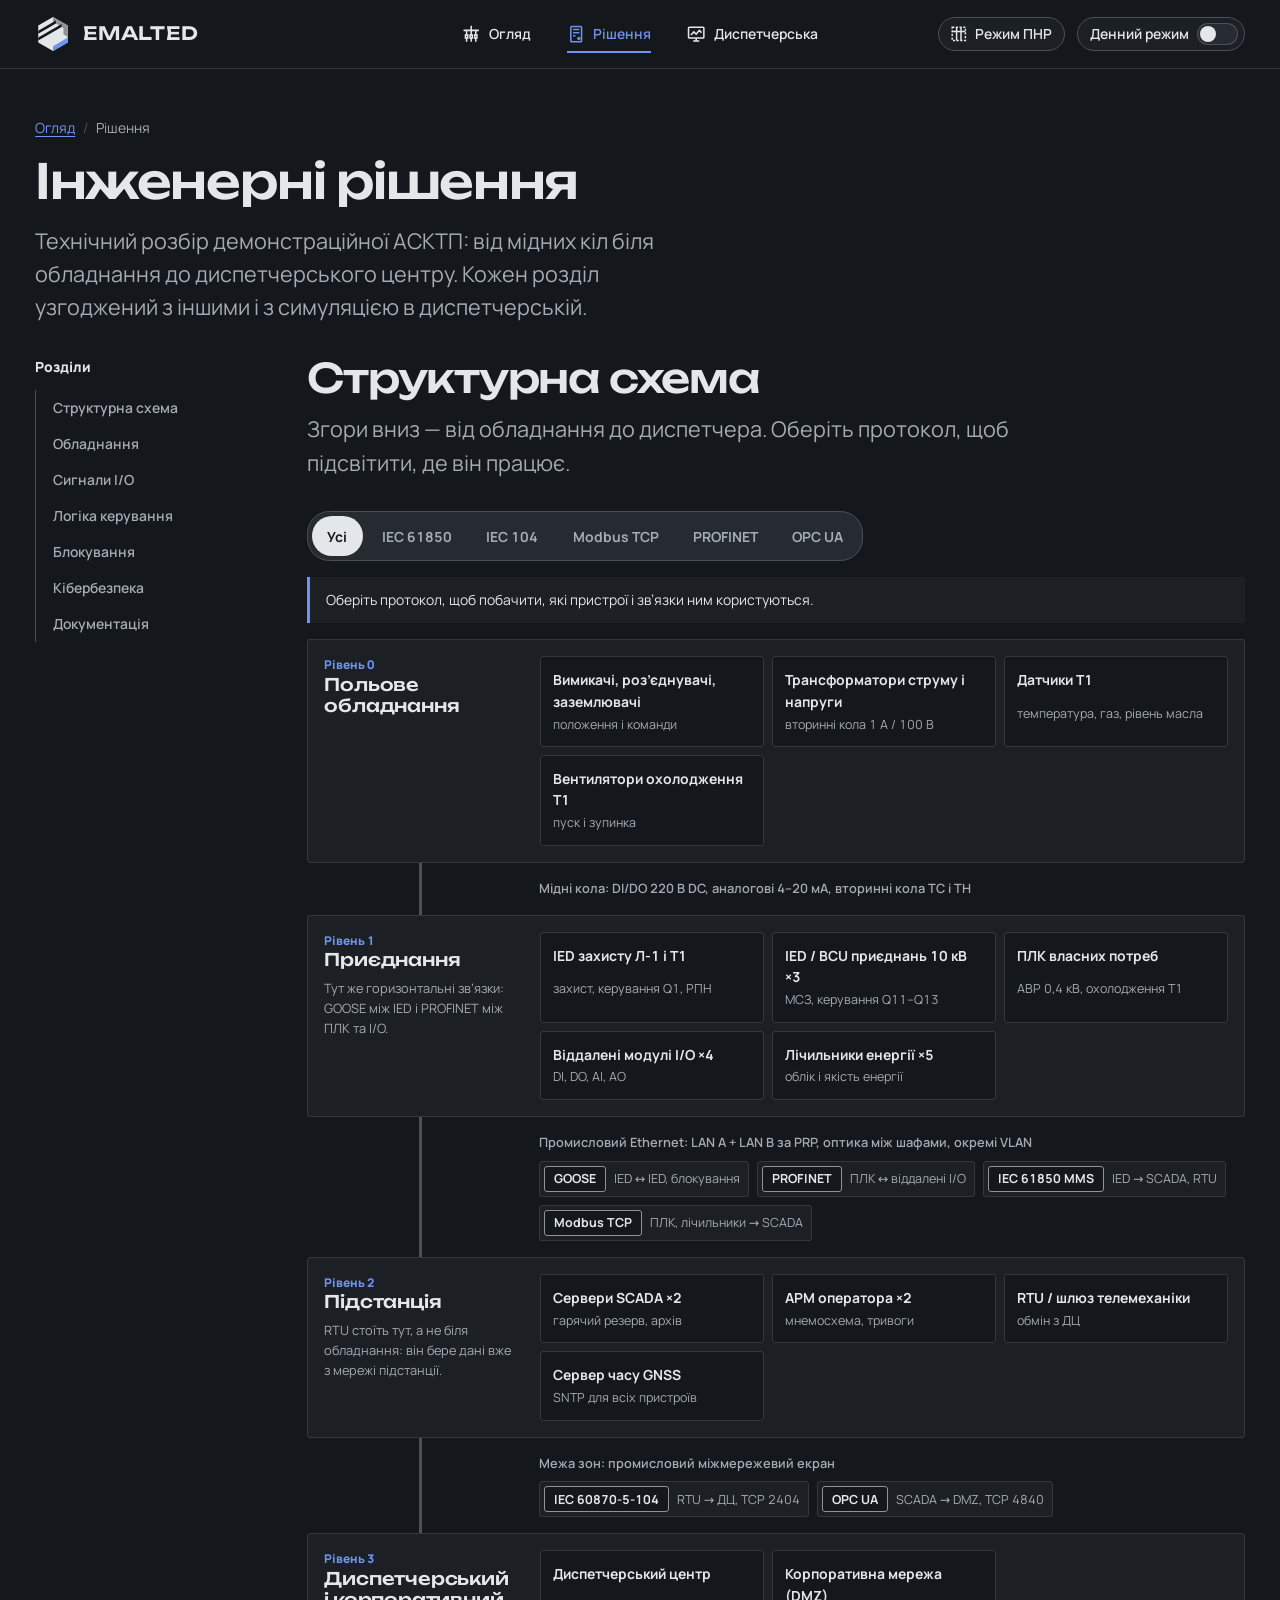
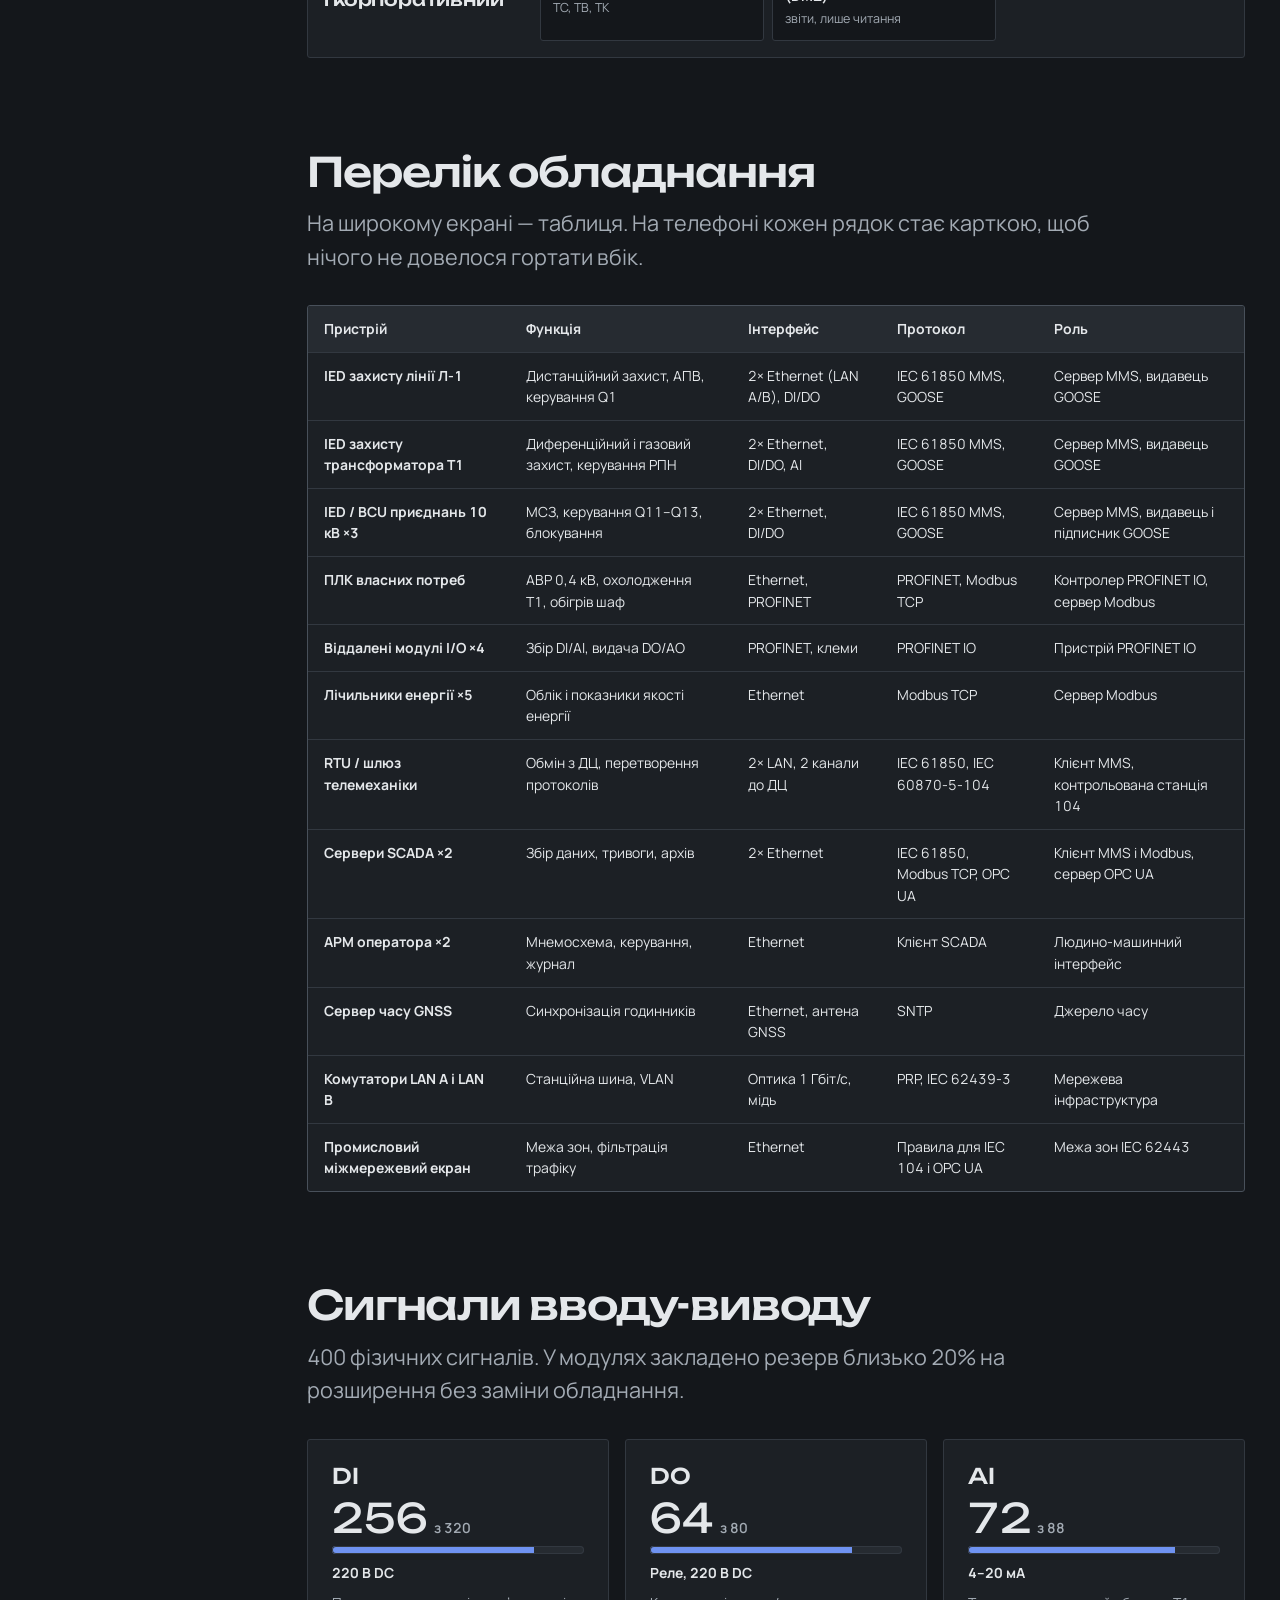
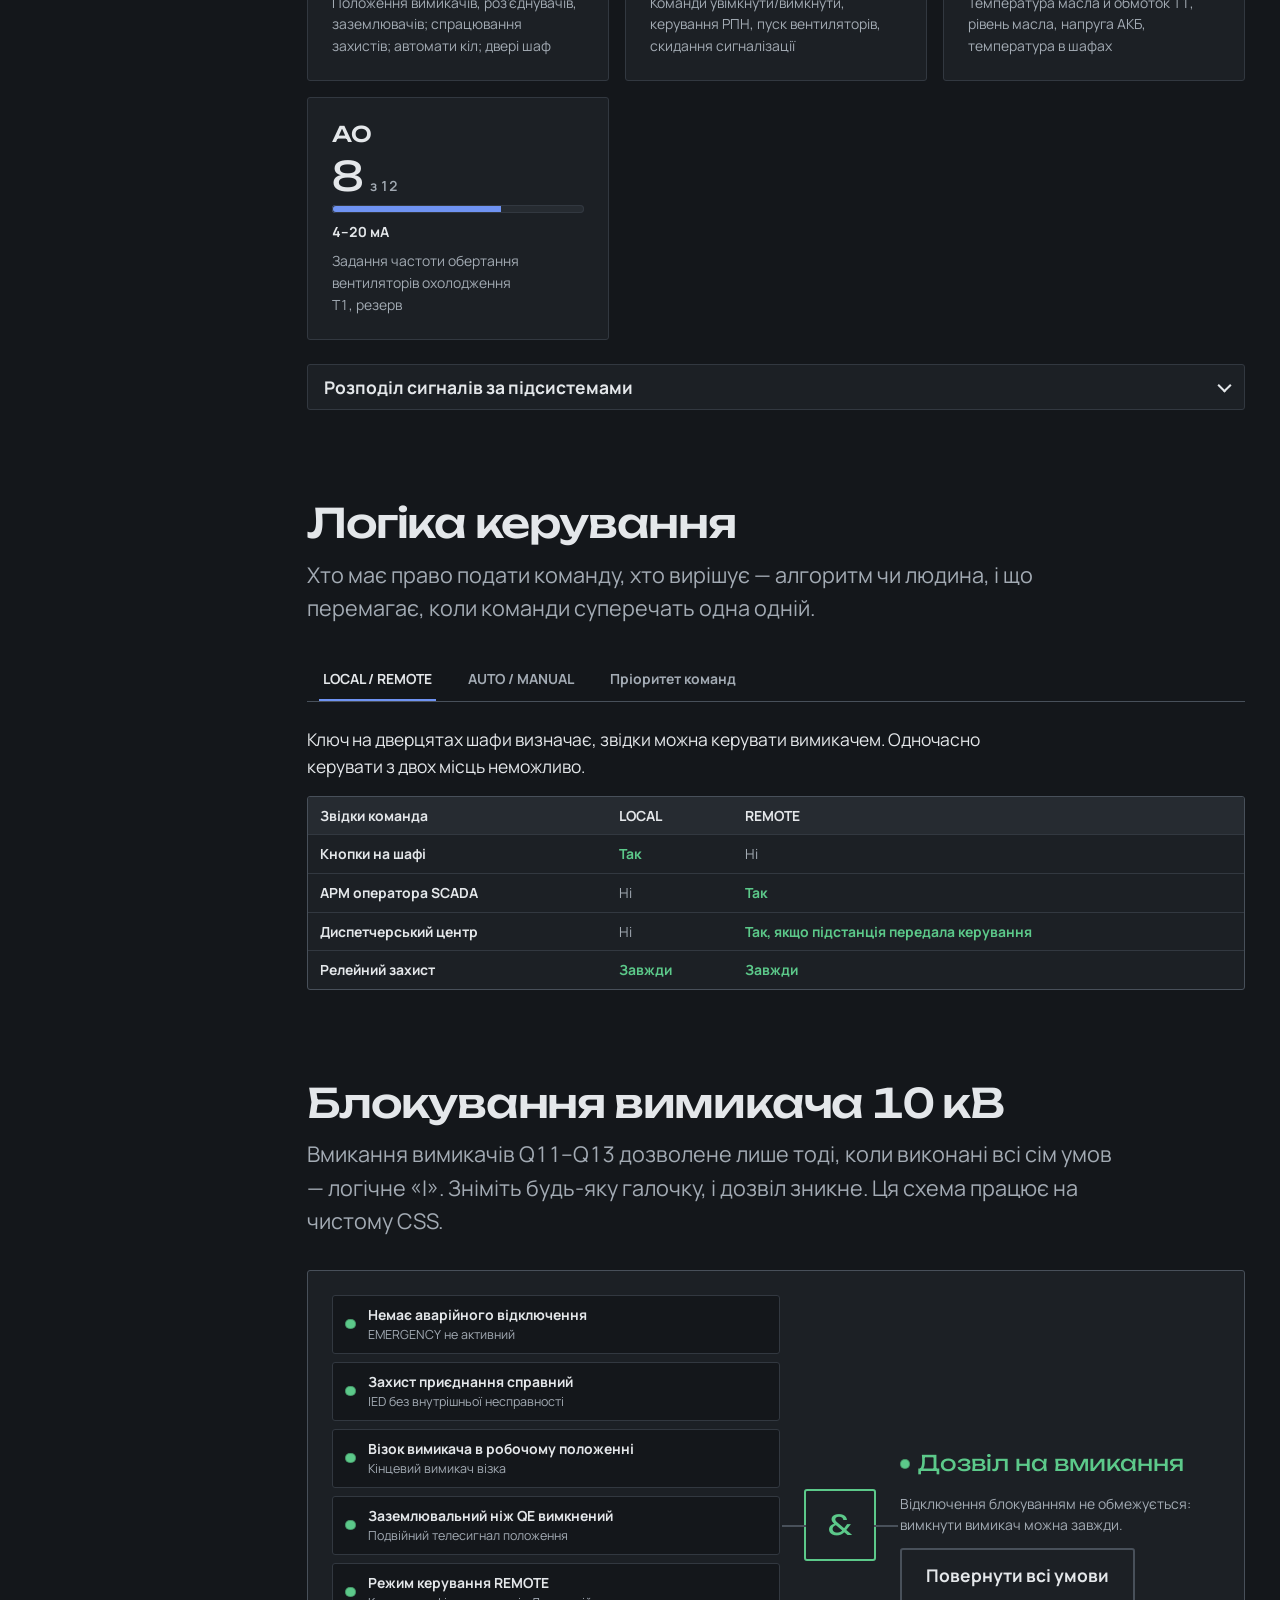
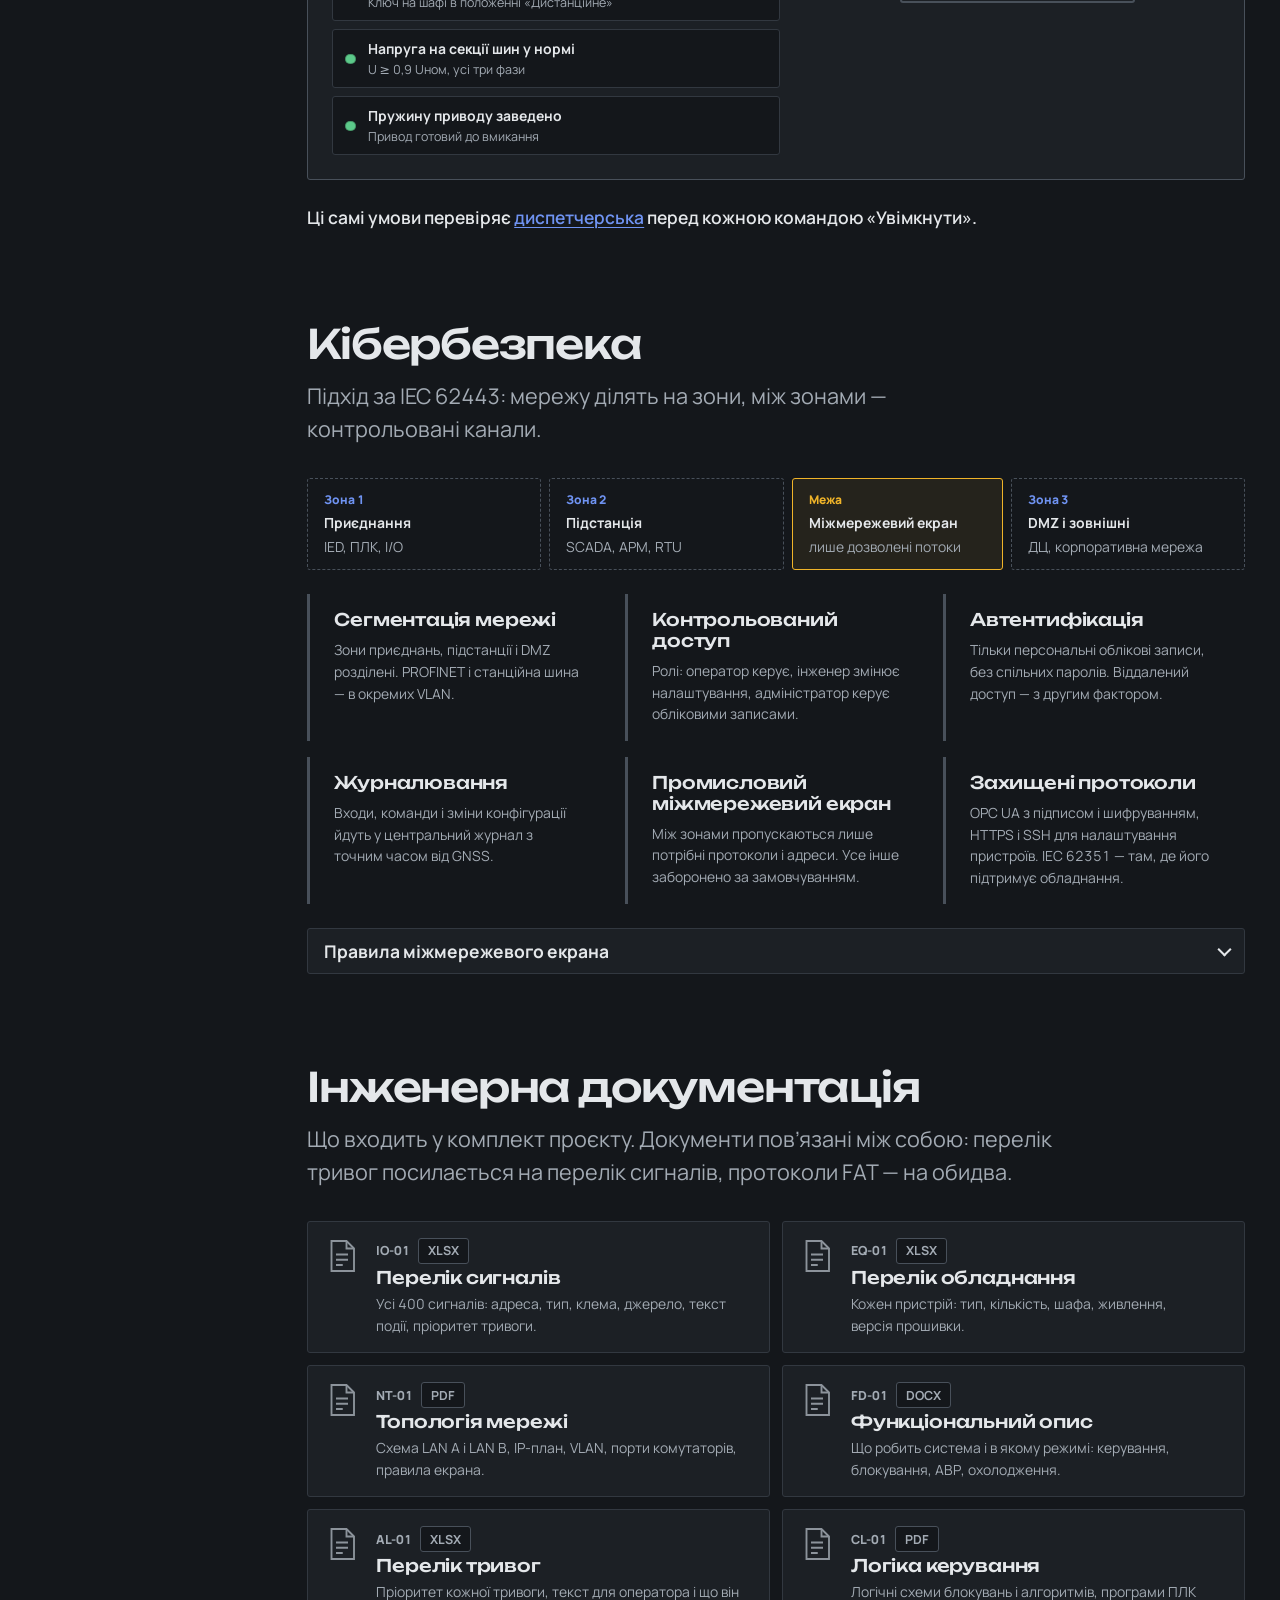
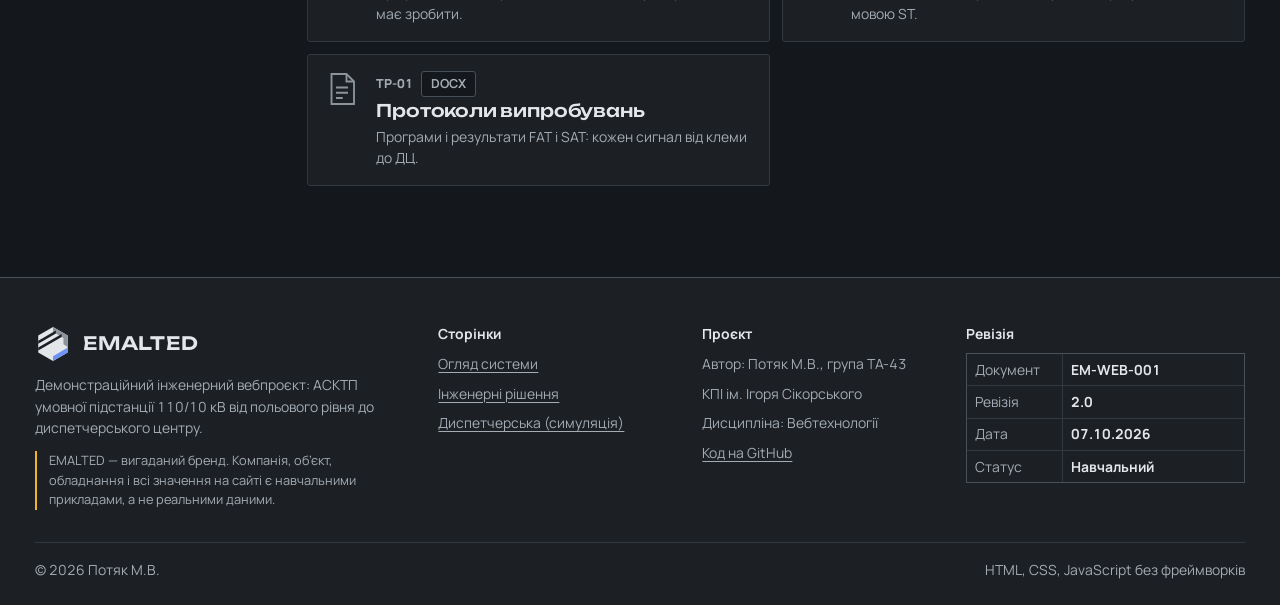
<file: solutions.html>
<!doctype html>
<html lang="uk">
<head>
  <meta charset="utf-8">
  <meta name="viewport" content="width=device-width, initial-scale=1, viewport-fit=cover">
  <title>Інженерні рішення — EMALTED</title>
  <meta name="description" content="Структурна схема АСКТП, перелік обладнання, сигнали I/O, логіка керування, блокування, кібербезпека і документація демонстраційної підстанції 110/10 кВ.">
  <meta name="author" content="Потяк М.В.">
  <meta name="theme-color" content="#14171b">
  <meta property="og:type" content="website">
  <meta property="og:title" content="Інженерні рішення — EMALTED">
  <meta property="og:description" content="Структурна схема АСКТП, перелік обладнання, сигнали I/O, логіка керування, блокування, кібербезпека і документація демонстраційної підстанції 110/10 кВ.">
  <meta property="og:image" content="img/lab-1280.webp">
  <link rel="icon" href="img/logo-mark.svg" type="image/svg+xml">

  <!-- Тема ставиться до відмальовування сторінки, щоб не було «спалаху» -->
  <script>try{var t=localStorage.getItem('emalted-theme');if(t)document.documentElement.dataset.theme=t}catch(e){}</script>

  <link rel="preload" href="fonts/unbounded-var.woff2" as="font" type="font/woff2" crossorigin>
  <link rel="preload" href="fonts/manrope-var.woff2" as="font" type="font/woff2" crossorigin>

  <link rel="stylesheet" href="css/tokens.css">
  <link rel="stylesheet" href="css/base.css">
  <link rel="stylesheet" href="css/layout.css">
  <link rel="stylesheet" href="css/components.css">
  <link rel="stylesheet" href="css/pnr.css">
  <link rel="stylesheet" href="css/pages/solutions.css">
  <link rel="stylesheet" href="css/print.css">
  <script src="js/app.js" defer></script>
  <script src="js/tabs.js" defer></script>
</head>
<body>
  <svg width="0" height="0" style="position:absolute" aria-hidden="true" focusable="false">
    <!-- Навігація (24×24) -->
    <symbol id="i-scheme" viewBox="0 0 24 24" fill="none" stroke="currentColor" stroke-width="2" stroke-linecap="square">
      <path d="M12 2v4M3 7h18M6 7v6M12 7v6M18 7v6M6 17v4M12 17v4M18 17v4"/>
      <rect x="4.5" y="13" width="3" height="4"/><rect x="10.5" y="13" width="3" height="4"/><rect x="16.5" y="13" width="3" height="4"/>
    </symbol>
    <symbol id="i-cabinet" viewBox="0 0 24 24" fill="none" stroke="currentColor" stroke-width="2">
      <rect x="5" y="2" width="14" height="20" rx="1"/><path d="M8 6h8M8 10h8M8 14h3"/><circle cx="15.5" cy="17.5" r="1.2" fill="currentColor"/>
    </symbol>
    <symbol id="i-monitor" viewBox="0 0 24 24" fill="none" stroke="currentColor" stroke-width="2">
      <rect x="2" y="3" width="20" height="14" rx="1"/><path d="M8 21h8M12 17v4M5 13l4-4 3 3 4-5 3 3"/>
    </symbol>
    <!-- Компоненти системи (48×48) -->
    <symbol id="s-ied" viewBox="0 0 48 48" fill="none" stroke="currentColor" stroke-width="2.5">
      <rect x="8" y="4" width="32" height="40" rx="2"/><rect x="13" y="9" width="22" height="11"/>
      <circle cx="16" cy="28" r="2" fill="currentColor"/><circle cx="24" cy="28" r="2"/><circle cx="32" cy="28" r="2"/><path d="M14 36h20"/>
    </symbol>
    <symbol id="s-rtu" viewBox="0 0 48 48" fill="none" stroke="currentColor" stroke-width="2.5">
      <rect x="10" y="26" width="28" height="16" rx="2"/><path d="M24 26V12"/><circle cx="24" cy="10" r="2.5" fill="currentColor"/>
      <path d="M17 7a10 10 0 0 0 0 9M31 7a10 10 0 0 1 0 9"/><path d="M15 34h4M23 34h4"/>
    </symbol>
    <symbol id="s-plc" viewBox="0 0 48 48" fill="none" stroke="currentColor" stroke-width="2.5">
      <rect x="4" y="10" width="40" height="28" rx="2"/><path d="M14 10v28M24 10v28M34 10v28"/>
      <path d="M7 16h4M7 21h4M17 16h4M17 21h4M27 16h4M37 16h4"/><circle cx="9" cy="31" r="1.5" fill="currentColor"/>
    </symbol>
    <symbol id="s-scada" viewBox="0 0 48 48" fill="none" stroke="currentColor" stroke-width="2.5">
      <rect x="4" y="7" width="40" height="27" rx="2"/><path d="M16 41h16M24 34v7"/>
      <path d="M10 15h28M15 15v11M24 15v11M33 15v11" stroke-linecap="square"/>
      <rect x="12.5" y="19" width="5" height="5" fill="currentColor"/><rect x="21.5" y="19" width="5" height="5" fill="currentColor"/><rect x="30.5" y="19" width="5" height="5"/>
    </symbol>
    <symbol id="s-io" viewBox="0 0 48 48" fill="none" stroke="currentColor" stroke-width="2.5">
      <rect x="6" y="6" width="36" height="36" rx="2"/><path d="M6 16h36M6 32h36"/>
      <path d="M12 22v4M18 22v4M24 22v4M30 22v4M36 22v4"/><circle cx="12" cy="11" r="1.5" fill="currentColor"/>
    </symbol>
    <symbol id="s-network" viewBox="0 0 48 48" fill="none" stroke="currentColor" stroke-width="2.5">
      <rect x="4" y="18" width="40" height="12" rx="2"/><path d="M10 24h2M16 24h2M22 24h2M28 24h2"/><circle cx="37" cy="24" r="1.6" fill="currentColor"/>
      <path d="M12 18V8h24v10M12 30v10h24V30"/>
    </symbol>
    <symbol id="s-doc" viewBox="0 0 48 48" fill="none" stroke="currentColor" stroke-width="2.5">
      <path d="M10 4h20l10 10v30H10z"/><path d="M30 4v10h10M16 22h16M16 29h16M16 36h9"/>
    </symbol>
    <symbol id="s-shield" viewBox="0 0 48 48" fill="none" stroke="currentColor" stroke-width="2.5">
      <path d="M24 4l16 6v12c0 10-7 18-16 22C15 40 8 32 8 22V10z"/><path d="M17 24l5 5 9-10" stroke-linecap="round" stroke-linejoin="round"/>
    </symbol>
  </svg>
  <a class="skip-link" href="#main">Перейти до змісту</a>

  <header class="site-header">
    <div class="container site-header__inner">
      <a class="brand" href="index.html" aria-label="EMALTED, на головну">
        <svg class="brand__mark" viewBox="0 0 100 100" aria-hidden="true" focusable="false">
          <mask id="logo-cut-header" maskUnits="userSpaceOnUse" x="0" y="0" width="100" height="100">
            <rect width="100" height="100" fill="#fff"/>
            <polygon points="9,41 58,12.7 58,20.7 9,49" fill="#000"/>
            <polygon points="9,60 74,22.5 74,30.5 9,68" fill="#000"/>
          </mask>
          <g mask="url(#logo-cut-header)">
            <polygon points="50,3 91,26.5 91,73.5 50,97 9,73.5 9,26.5" fill="var(--logo-ink)"/>
            <polygon points="50,3 91,26.5 91,58 79,51 79,33 50,16" fill="var(--logo-steel)"/>
            <polygon points="91,60 91,73.5 50,97 50,84" fill="var(--logo-blue)"/>
          </g>
        </svg>
        <span class="brand__name">EMALTED</span>
      </a>

      <nav class="site-nav" aria-label="Основна навігація">
        <ul class="site-nav__list" role="list">
          <li><a class="site-nav__link" href="index.html">
            <svg class="site-nav__icon" aria-hidden="true"><use href="#i-scheme"/></svg>Огляд
          </a></li>
          <li><a class="site-nav__link" href="solutions.html" aria-current="page">
            <svg class="site-nav__icon" aria-hidden="true"><use href="#i-cabinet"/></svg>Рішення
          </a></li>
          <li><a class="site-nav__link" href="scada.html">
            <svg class="site-nav__icon" aria-hidden="true"><use href="#i-monitor"/></svg>Диспетчерська
          </a></li>
        </ul>
      </nav>

      <div class="header-tools">
        <button class="pnr-switch" type="button" data-pnr-toggle aria-pressed="false" aria-label="Режим ПНР: показати сітку верстки">
          <svg viewBox="0 0 24 24" fill="none" stroke="currentColor" stroke-width="2" aria-hidden="true"><rect x="3" y="3" width="18" height="18" stroke-dasharray="3 2"/><path d="M9 3v18M15 3v18M3 9h18"/></svg>
          <span class="pnr-switch__text">Режим ПНР</span>
        </button>
        <button class="theme-switch" type="button" data-theme-toggle aria-pressed="false" aria-label="Денний режим">
          <span class="theme-switch__text">Денний режим</span>
          <span class="theme-switch__track"><span class="theme-switch__knob"></span></span>
        </button>
      </div>
    </div>
    <div class="bus-progress" aria-hidden="true"></div>
  </header>

  <main id="main">
    <div class="container page-head">
      <nav aria-label="Ви тут">
        <ol class="breadcrumbs" role="list"><li><a href="index.html">Огляд</a></li><li aria-current="page">Рішення</li></ol>
      </nav>
      <h1>Інженерні рішення</h1>
      <p class="page-head__lead">Технічний розбір демонстраційної АСКТП: від мідних кіл біля обладнання до диспетчерського центру. Кожен розділ узгоджений з іншими і з симуляцією в диспетчерській.</p>
    </div>

    <div class="container doc-layout">
      <nav class="toc" aria-label="Розділи сторінки">
        <p class="toc__title">Розділи</p>
        <ol role="list"><li><a href="#architecture">Структурна схема</a></li><li><a href="#equipment">Обладнання</a></li><li><a href="#io">Сигнали I/O</a></li><li><a href="#control">Логіка керування</a></li><li><a href="#interlock">Блокування</a></li><li><a href="#security">Кібербезпека</a></li><li><a href="#docs">Документація</a></li></ol>
      </nav>

      <div class="doc-layout__body">
        <section class="doc-section" id="architecture" aria-labelledby="architecture-title">
          <div class="section-head">
            <h2 id="architecture-title">Структурна схема</h2>
            <p>Згори вниз — від обладнання до диспетчера. Оберіть протокол, щоб підсвітити, де він працює.</p>
          </div>
          <div class="arch-wrap">
            <fieldset class="segmented proto-filter">
              <legend class="visually-hidden">Підсвітити протокол</legend>
              <div class="segmented__options"><input type="radio" name="proto" id="proto-all" checked><label for="proto-all">Усі</label><input type="radio" name="proto" id="proto-p61850"><label for="proto-p61850">IEC 61850</label><input type="radio" name="proto" id="proto-p104"><label for="proto-p104">IEC 104</label><input type="radio" name="proto" id="proto-modbus"><label for="proto-modbus">Modbus TCP</label><input type="radio" name="proto" id="proto-profinet"><label for="proto-profinet">PROFINET</label><input type="radio" name="proto" id="proto-opcua"><label for="proto-opcua">OPC UA</label></div>
            </fieldset>
            <div class="proto-notes" aria-live="polite"><p class="proto-note" data-note="all">Оберіть протокол, щоб побачити, які пристрої і зв’язки ним користуються.</p><p class="proto-note" data-note="p61850"><strong>IEC 61850.</strong> MMS несе стан, вимірювання й команди від IED до SCADA і RTU. GOOSE — швидкі повідомлення між самими IED: блокування і пуск захистів передаються мережею замість контрольних кабелів.</p><p class="proto-note" data-note="p104"><strong>IEC 60870-5-104.</strong> Стандарт обміну з диспетчерським центром. RTU підстанції — контрольована станція, ДЦ — контролююча. Іде через міжмережевий екран, порт TCP 2404.</p><p class="proto-note" data-note="modbus"><strong>Modbus TCP.</strong> Простий протокол для допоміжного обладнання: лічильники і ПЛК власних потреб віддають дані серверам SCADA, які виступають клієнтом.</p><p class="proto-note" data-note="profinet"><strong>PROFINET.</strong> Працює тільки всередині системи власних потреб: ПЛК циклічно обмінюється даними з віддаленими модулями I/O. В окремому VLAN, на станційну шину не виходить.</p><p class="proto-note" data-note="opcua"><strong>OPC UA.</strong> Передає архів і звіти з SCADA в корпоративну мережу через DMZ. Лише читання, з підписом і шифруванням (Sign &amp; Encrypt), порт TCP 4840.</p></div>
            <div class="arch">
          <div class="arch__row">
            <div class="arch__label"><span class="tier__level">Рівень 0</span><h3>Польове обладнання</h3></div>
            <ul class="arch__nodes" role="list"><li class="node"><strong>Вимикачі, роз’єднувачі, заземлювачі</strong><span>положення і команди</span></li><li class="node"><strong>Трансформатори струму і напруги</strong><span>вторинні кола 1 А / 100 В</span></li><li class="node"><strong>Датчики Т1</strong><span>температура, газ, рівень масла</span></li><li class="node"><strong>Вентилятори охолодження Т1</strong><span>пуск і зупинка</span></li></ul>
          </div>
          <div class="arch__link">
            <p class="arch__medium">Мідні кола: DI/DO 220 В DC, аналогові 4–20 мА, вторинні кола ТС і ТН</p>
            <ul class="arch__chips" role="list"></ul>
          </div>
          <div class="arch__row">
            <div class="arch__label"><span class="tier__level">Рівень 1</span><h3>Приєднання</h3><p class="arch__note">Тут же горизонтальні зв’язки: GOOSE між IED і PROFINET між ПЛК та I/O.</p></div>
            <ul class="arch__nodes" role="list"><li class="node" data-proto="p61850"><strong>IED захисту Л-1 і Т1</strong><span>захист, керування Q1, РПН</span></li><li class="node" data-proto="p61850"><strong>IED / BCU приєднань 10 кВ ×3</strong><span>МСЗ, керування Q11–Q13</span></li><li class="node" data-proto="profinet modbus"><strong>ПЛК власних потреб</strong><span>АВР 0,4 кВ, охолодження Т1</span></li><li class="node" data-proto="profinet"><strong>Віддалені модулі I/O ×4</strong><span>DI, DO, AI, AO</span></li><li class="node" data-proto="modbus"><strong>Лічильники енергії ×5</strong><span>облік і якість енергії</span></li></ul>
          </div>
          <div class="arch__link">
            <p class="arch__medium">Промисловий Ethernet: LAN A + LAN B за PRP, оптика між шафами, окремі VLAN</p>
            <ul class="arch__chips" role="list"><li class="link-chip" data-proto="p61850"><span class="badge badge--strong">GOOSE</span>IED ↔ IED, блокування</li><li class="link-chip" data-proto="profinet"><span class="badge badge--strong">PROFINET</span>ПЛК ↔ віддалені I/O</li><li class="link-chip" data-proto="p61850"><span class="badge badge--strong">IEC 61850 MMS</span>IED → SCADA, RTU</li><li class="link-chip" data-proto="modbus"><span class="badge badge--strong">Modbus TCP</span>ПЛК, лічильники → SCADA</li></ul>
          </div>
          <div class="arch__row">
            <div class="arch__label"><span class="tier__level">Рівень 2</span><h3>Підстанція</h3><p class="arch__note">RTU стоїть тут, а не біля обладнання: він бере дані вже з мережі підстанції.</p></div>
            <ul class="arch__nodes" role="list"><li class="node" data-proto="p61850 modbus opcua"><strong>Сервери SCADA ×2</strong><span>гарячий резерв, архів</span></li><li class="node"><strong>АРМ оператора ×2</strong><span>мнемосхема, тривоги</span></li><li class="node" data-proto="p61850 p104"><strong>RTU / шлюз телемеханіки</strong><span>обмін з ДЦ</span></li><li class="node"><strong>Сервер часу GNSS</strong><span>SNTP для всіх пристроїв</span></li></ul>
          </div>
          <div class="arch__link">
            <p class="arch__medium">Межа зон: промисловий міжмережевий екран</p>
            <ul class="arch__chips" role="list"><li class="link-chip" data-proto="p104"><span class="badge badge--strong">IEC 60870-5-104</span>RTU → ДЦ, TCP 2404</li><li class="link-chip" data-proto="opcua"><span class="badge badge--strong">OPC UA</span>SCADA → DMZ, TCP 4840</li></ul>
          </div>
          <div class="arch__row">
            <div class="arch__label"><span class="tier__level">Рівень 3</span><h3>Диспетчерський і корпоративний</h3></div>
            <ul class="arch__nodes" role="list"><li class="node" data-proto="p104"><strong>Диспетчерський центр</strong><span>ТС, ТВ, ТК</span></li><li class="node" data-proto="opcua"><strong>Корпоративна мережа (DMZ)</strong><span>звіти, лише читання</span></li></ul>
          </div>
            </div>
          </div>
        </section>

        <section class="doc-section" id="equipment" aria-labelledby="equipment-title">
          <div class="section-head">
            <h2 id="equipment-title">Перелік обладнання</h2>
            <p>На широкому екрані — таблиця. На телефоні кожен рядок стає карткою, щоб нічого не довелося гортати вбік.</p>
          </div>
          <div class="table-wrap">
            <table class="data-table data-table--cards">
              <caption class="visually-hidden">Перелік обладнання демонстраційної системи</caption>
              <thead><tr><th scope="col">Пристрій</th><th scope="col">Функція</th><th scope="col">Інтерфейс</th><th scope="col">Протокол</th><th scope="col">Роль</th></tr></thead>
              <tbody>
              <tr><th scope="row" data-label="Пристрій">IED захисту лінії Л-1</th><td data-label="Функція">Дистанційний захист, АПВ, керування Q1</td><td data-label="Інтерфейс">2× Ethernet (LAN A/B), DI/DO</td><td data-label="Протокол">IEC 61850 MMS, GOOSE</td><td data-label="Роль">Сервер MMS, видавець GOOSE</td></tr>
              <tr><th scope="row" data-label="Пристрій">IED захисту трансформатора Т1</th><td data-label="Функція">Диференційний і газовий захист, керування РПН</td><td data-label="Інтерфейс">2× Ethernet, DI/DO, AI</td><td data-label="Протокол">IEC 61850 MMS, GOOSE</td><td data-label="Роль">Сервер MMS, видавець GOOSE</td></tr>
              <tr><th scope="row" data-label="Пристрій">IED / BCU приєднань 10 кВ ×3</th><td data-label="Функція">МСЗ, керування Q11–Q13, блокування</td><td data-label="Інтерфейс">2× Ethernet, DI/DO</td><td data-label="Протокол">IEC 61850 MMS, GOOSE</td><td data-label="Роль">Сервер MMS, видавець і підписник GOOSE</td></tr>
              <tr><th scope="row" data-label="Пристрій">ПЛК власних потреб</th><td data-label="Функція">АВР 0,4 кВ, охолодження Т1, обігрів шаф</td><td data-label="Інтерфейс">Ethernet, PROFINET</td><td data-label="Протокол">PROFINET, Modbus TCP</td><td data-label="Роль">Контролер PROFINET IO, сервер Modbus</td></tr>
              <tr><th scope="row" data-label="Пристрій">Віддалені модулі I/O ×4</th><td data-label="Функція">Збір DI/AI, видача DO/AO</td><td data-label="Інтерфейс">PROFINET, клеми</td><td data-label="Протокол">PROFINET IO</td><td data-label="Роль">Пристрій PROFINET IO</td></tr>
              <tr><th scope="row" data-label="Пристрій">Лічильники енергії ×5</th><td data-label="Функція">Облік і показники якості енергії</td><td data-label="Інтерфейс">Ethernet</td><td data-label="Протокол">Modbus TCP</td><td data-label="Роль">Сервер Modbus</td></tr>
              <tr><th scope="row" data-label="Пристрій">RTU / шлюз телемеханіки</th><td data-label="Функція">Обмін з ДЦ, перетворення протоколів</td><td data-label="Інтерфейс">2× LAN, 2 канали до ДЦ</td><td data-label="Протокол">IEC 61850, IEC 60870-5-104</td><td data-label="Роль">Клієнт MMS, контрольована станція 104</td></tr>
              <tr><th scope="row" data-label="Пристрій">Сервери SCADA ×2</th><td data-label="Функція">Збір даних, тривоги, архів</td><td data-label="Інтерфейс">2× Ethernet</td><td data-label="Протокол">IEC 61850, Modbus TCP, OPC UA</td><td data-label="Роль">Клієнт MMS і Modbus, сервер OPC UA</td></tr>
              <tr><th scope="row" data-label="Пристрій">АРМ оператора ×2</th><td data-label="Функція">Мнемосхема, керування, журнал</td><td data-label="Інтерфейс">Ethernet</td><td data-label="Протокол">Клієнт SCADA</td><td data-label="Роль">Людино-машинний інтерфейс</td></tr>
              <tr><th scope="row" data-label="Пристрій">Сервер часу GNSS</th><td data-label="Функція">Синхронізація годинників</td><td data-label="Інтерфейс">Ethernet, антена GNSS</td><td data-label="Протокол">SNTP</td><td data-label="Роль">Джерело часу</td></tr>
              <tr><th scope="row" data-label="Пристрій">Комутатори LAN A і LAN B</th><td data-label="Функція">Станційна шина, VLAN</td><td data-label="Інтерфейс">Оптика 1 Гбіт/с, мідь</td><td data-label="Протокол">PRP, IEC 62439-3</td><td data-label="Роль">Мережева інфраструктура</td></tr>
              <tr><th scope="row" data-label="Пристрій">Промисловий міжмережевий екран</th><td data-label="Функція">Межа зон, фільтрація трафіку</td><td data-label="Інтерфейс">Ethernet</td><td data-label="Протокол">Правила для IEC 104 і OPC UA</td><td data-label="Роль">Межа зон IEC 62443</td></tr>
              </tbody>
            </table>
          </div>
        </section>

        <section class="doc-section" id="io" aria-labelledby="io-title">
          <div class="section-head">
            <h2 id="io-title">Сигнали вводу-виводу</h2>
            <p>400 фізичних сигналів. У модулях закладено резерв близько 20% на розширення без заміни обладнання.</p>
          </div>
          <div class="io-grid">
          <article class="io-card">
            <h3><abbr title="Дискретні входи">DI</abbr></h3>
            <p class="io-card__count">256<small>з 320</small></p>
            <div class="io-card__bar" style="--used:80%" role="img" aria-label="Використано 80% каналів"></div>
            <p class="io-card__type">220 В DC</p>
            <p>Положення вимикачів, роз’єднувачів, заземлювачів; спрацювання захистів; автомати кіл; двері шаф</p>
          </article>
          <article class="io-card">
            <h3><abbr title="Дискретні виходи">DO</abbr></h3>
            <p class="io-card__count">64<small>з 80</small></p>
            <div class="io-card__bar" style="--used:80%" role="img" aria-label="Використано 80% каналів"></div>
            <p class="io-card__type">Реле, 220 В DC</p>
            <p>Команди увімкнути/вимкнути, керування РПН, пуск вентиляторів, скидання сигналізації</p>
          </article>
          <article class="io-card">
            <h3><abbr title="Аналогові входи">AI</abbr></h3>
            <p class="io-card__count">72<small>з 88</small></p>
            <div class="io-card__bar" style="--used:82%" role="img" aria-label="Використано 82% каналів"></div>
            <p class="io-card__type">4–20 мА</p>
            <p>Температура масла й обмоток Т1, рівень масла, напруга АКБ, температура в шафах</p>
          </article>
          <article class="io-card">
            <h3><abbr title="Аналогові виходи">AO</abbr></h3>
            <p class="io-card__count">8<small>з 12</small></p>
            <div class="io-card__bar" style="--used:67%" role="img" aria-label="Використано 67% каналів"></div>
            <p class="io-card__type">4–20 мА</p>
            <p>Задання частоти обертання вентиляторів охолодження Т1, резерв</p>
          </article>
          </div>
          <details class="expand">
            <summary>Розподіл сигналів за підсистемами</summary>
            <div class="table-wrap">
              <table class="data-table data-table--compact">
                <caption class="visually-hidden">Кількість сигналів I/O за підсистемами</caption>
                <thead><tr><th scope="col">Підсистема</th><th scope="col">DI</th><th scope="col">DO</th><th scope="col">AI</th><th scope="col">AO</th><th scope="col">Разом</th></tr></thead>
                <tbody>
              <tr><th scope="row" data-label="Підсистема">Лінія 110 кВ, Л-1</th><td data-label="DI">40</td><td data-label="DO">12</td><td data-label="AI">6</td><td data-label="AO">0</td><td data-label="Разом">58</td></tr>
              <tr><th scope="row" data-label="Підсистема">Трансформатор Т1</th><td data-label="DI">56</td><td data-label="DO">14</td><td data-label="AI">18</td><td data-label="AO">2</td><td data-label="Разом">90</td></tr>
              <tr><th scope="row" data-label="Підсистема">Ввід 10 кВ, Q10</th><td data-label="DI">28</td><td data-label="DO">6</td><td data-label="AI">4</td><td data-label="AO">0</td><td data-label="Разом">38</td></tr>
              <tr><th scope="row" data-label="Підсистема">Приєднання 10 кВ ×3</th><td data-label="DI">72</td><td data-label="DO">18</td><td data-label="AI">12</td><td data-label="AO">0</td><td data-label="Разом">102</td></tr>
              <tr><th scope="row" data-label="Підсистема">Власні потреби (ПЛК)</th><td data-label="DI">44</td><td data-label="DO">10</td><td data-label="AI">24</td><td data-label="AO">6</td><td data-label="Разом">84</td></tr>
              <tr><th scope="row" data-label="Підсистема">Загальнопідстанційні</th><td data-label="DI">16</td><td data-label="DO">4</td><td data-label="AI">8</td><td data-label="AO">0</td><td data-label="Разом">28</td></tr>
                </tbody>
                <tfoot><tr><th scope="row">Усього</th><td>256</td><td>64</td><td>72</td><td>8</td><td>400</td></tr></tfoot>
              </table>
            </div>
          </details>
        </section>

        <section class="doc-section" id="control" aria-labelledby="control-title">
          <div class="section-head">
            <h2 id="control-title">Логіка керування</h2>
            <p>Хто має право подати команду, хто вирішує — алгоритм чи людина, і що перемагає, коли команди суперечать одна одній.</p>
          </div>

          <div class="tabs" data-tabs>
            <div class="tabs__list" role="tablist" aria-label="Логіка керування">
              <button class="tabs__tab" role="tab" id="tab-place" aria-controls="panel-place" aria-selected="true">LOCAL / REMOTE</button>
              <button class="tabs__tab" role="tab" id="tab-auto" aria-controls="panel-auto" aria-selected="false" tabindex="-1">AUTO / MANUAL</button>
              <button class="tabs__tab" role="tab" id="tab-priority" aria-controls="panel-priority" aria-selected="false" tabindex="-1">Пріоритет команд</button>
            </div>

            <div class="tabs__panel" role="tabpanel" id="panel-place" aria-labelledby="tab-place" tabindex="0">
              <p>Ключ на дверцятах шафи визначає, звідки можна керувати вимикачем. Одночасно керувати з двох місць неможливо.</p>
              <div class="table-wrap">
                <table class="data-table data-table--compact data-table--matrix">
                  <caption class="visually-hidden">Хто може подати команду в кожному режимі</caption>
                  <thead><tr><th scope="col">Звідки команда</th><th scope="col">LOCAL</th><th scope="col">REMOTE</th></tr></thead>
                  <tbody>
                    <tr><th scope="row">Кнопки на шафі</th><td class="yes">Так</td><td class="no">Ні</td></tr>
                    <tr><th scope="row">АРМ оператора SCADA</th><td class="no">Ні</td><td class="yes">Так</td></tr>
                    <tr><th scope="row">Диспетчерський центр</th><td class="no">Ні</td><td class="yes">Так, якщо підстанція передала керування</td></tr>
                    <tr><th scope="row">Релейний захист</th><td class="yes">Завжди</td><td class="yes">Завжди</td></tr>
                  </tbody>
                </table>
              </div>
            </div>

            <div class="tabs__panel" role="tabpanel" id="panel-auto" aria-labelledby="tab-auto" tabindex="0">
              <p>Приклад — охолодження трансформатора Т1, яким керує ПЛК власних потреб.</p>
              <div class="statechart">
                <div class="state"><strong>STOP</strong><span>вентилятори зупинені</span></div>
                <div class="state-arrows">
                  <p><span class="badge">AUTO</span> t масла &gt; 65 °C → START</p>
                  <p><span class="badge">AUTO</span> t масла &lt; 55 °C → STOP</p>
                </div>
                <div class="state state--on"><strong>RUN</strong><span>вентилятори працюють</span></div>
              </div>
              <ul class="checklist" role="list">
                <li><strong>AUTO:</strong> ПЛК сам запускає і зупиняє вентилятори. Різниця 10 °C (гістерезис) не дає їм вмикатися й вимикатися щохвилини.</li>
                <li><strong>MANUAL:</strong> оператор подає START або STOP, автоматика не втручається.</li>
                <li>Незалежно від режиму: при t масла &gt; 85 °C — тривога ALARM для оператора.</li>
              </ul>
            </div>

            <div class="tabs__panel" role="tabpanel" id="panel-priority" aria-labelledby="tab-priority" tabindex="0">
              <p>Від найсильнішого до найслабшого. Вищий рівень завжди перекриває нижчий.</p>
              <ol class="priority" role="list">
                <li><span class="badge badge--danger">EMERGENCY</span>Аварійне відключення кнопкою або від захисту. Діє завжди.</li>
                <li><span class="badge badge--danger">TRIP</span>Команда релейного захисту. Не залежить від режимів керування.</li>
                <li><span class="badge badge--alarm">INTERLOCK</span>Блокування не пропускає небезпечну операцію навіть від оператора.</li>
                <li><span class="badge badge--ok">PERMISSIVE</span>Дозвіл: усі умови виконані, команда може пройти.</li>
                <li><span class="badge">LOCAL / REMOTE</span>Визначає, хто саме має право командувати.</li>
                <li><span class="badge">AUTO / MANUAL</span>Визначає, хто вирішує: алгоритм чи людина.</li>
                <li><span class="badge">START / STOP</span>Звичайна команда оператора.</li>
              </ol>
            </div>
          </div>
        </section>

        <section class="doc-section" id="interlock" aria-labelledby="interlock-title">
          <div class="section-head">
            <h2 id="interlock-title">Блокування вимикача 10 кВ</h2>
            <p>Вмикання вимикачів Q11–Q13 дозволене лише тоді, коли виконані всі сім умов — логічне «І». Зніміть будь-яку галочку, і дозвіл зникне. Ця схема працює на чистому CSS.</p>
          </div>

          <form class="gate" aria-label="Інтерактивна схема блокування">
            <ul class="gate__inputs" role="list">
              <li class="gate-input">
                <input type="checkbox" id="il-estop" checked>
                <label for="il-estop"><span class="lamp"></span><span><strong>Немає аварійного відключення</strong><small>EMERGENCY не активний</small></span></label>
              </li>
              <li class="gate-input">
                <input type="checkbox" id="il-prot" checked>
                <label for="il-prot"><span class="lamp"></span><span><strong>Захист приєднання справний</strong><small>IED без внутрішньої несправності</small></span></label>
              </li>
              <li class="gate-input">
                <input type="checkbox" id="il-cart" checked>
                <label for="il-cart"><span class="lamp"></span><span><strong>Візок вимикача в робочому положенні</strong><small>Кінцевий вимикач візка</small></span></label>
              </li>
              <li class="gate-input">
                <input type="checkbox" id="il-earth" checked>
                <label for="il-earth"><span class="lamp"></span><span><strong>Заземлювальний ніж QE вимкнений</strong><small>Подвійний телесигнал положення</small></span></label>
              </li>
              <li class="gate-input">
                <input type="checkbox" id="il-remote" checked>
                <label for="il-remote"><span class="lamp"></span><span><strong>Режим керування REMOTE</strong><small>Ключ на шафі в положенні «Дистанційне»</small></span></label>
              </li>
              <li class="gate-input">
                <input type="checkbox" id="il-volt" checked>
                <label for="il-volt"><span class="lamp"></span><span><strong>Напруга на секції шин у нормі</strong><small>U ≥ 0,9 Uном, усі три фази</small></span></label>
              </li>
              <li class="gate-input">
                <input type="checkbox" id="il-spring" checked>
                <label for="il-spring"><span class="lamp"></span><span><strong>Пружину приводу заведено</strong><small>Привод готовий до вмикання</small></span></label>
              </li>
            </ul>
            <div class="gate__and" aria-hidden="true"><span>&amp;</span></div>
            <div class="gate__output">
              <p class="gate__result gate__result--ok"><span class="lamp lamp--on"></span>Дозвіл на вмикання</p>
              <p class="gate__result gate__result--blocked"><span class="lamp lamp--alarm"></span>Вмикання заблоковано</p>
              <p class="gate__hint">Відключення блокуванням не обмежується: вимкнути вимикач можна завжди.</p>
              <button class="btn btn--ghost" type="reset">Повернути всі умови</button>
            </div>
          </form>
          <p class="more-link">Ці самі умови перевіряє <a href="scada.html">диспетчерська</a> перед кожною командою «Увімкнути».</p>
        </section>

        <section class="doc-section" id="security" aria-labelledby="security-title">
          <div class="section-head">
            <h2 id="security-title">Кібербезпека</h2>
            <p>Підхід за IEC 62443: мережу ділять на зони, між зонами — контрольовані канали.</p>
          </div>
          <ol class="zones" role="list">
            <li class="zone"><span class="tier__level">Зона 1</span><strong>Приєднання</strong><span>IED, ПЛК, I/O</span></li>
            <li class="zone"><span class="tier__level">Зона 2</span><strong>Підстанція</strong><span>SCADA, АРМ, RTU</span></li>
            <li class="zone zone--fw"><span class="tier__level">Межа</span><strong>Міжмережевий екран</strong><span>лише дозволені потоки</span></li>
            <li class="zone"><span class="tier__level">Зона 3</span><strong>DMZ і зовнішні</strong><span>ДЦ, корпоративна мережа</span></li>
          </ol>
          <ul class="sec-grid" role="list">
          <li class="sec-item"><h3>Сегментація мережі</h3><p>Зони приєднань, підстанції і DMZ розділені. PROFINET і станційна шина — в окремих VLAN.</p></li>
          <li class="sec-item"><h3>Контрольований доступ</h3><p>Ролі: оператор керує, інженер змінює налаштування, адміністратор керує обліковими записами.</p></li>
          <li class="sec-item"><h3>Автентифікація</h3><p>Тільки персональні облікові записи, без спільних паролів. Віддалений доступ — з другим фактором.</p></li>
          <li class="sec-item"><h3>Журналювання</h3><p>Входи, команди і зміни конфігурації йдуть у центральний журнал з точним часом від GNSS.</p></li>
          <li class="sec-item"><h3>Промисловий міжмережевий екран</h3><p>Між зонами пропускаються лише потрібні протоколи і адреси. Усе інше заборонено за замовчуванням.</p></li>
          <li class="sec-item"><h3>Захищені протоколи</h3><p>OPC UA з підписом і шифруванням, HTTPS і SSH для налаштування пристроїв. IEC 62351 — там, де його підтримує обладнання.</p></li>
          </ul>
          <details class="expand">
            <summary>Правила міжмережевого екрана</summary>
            <div class="table-wrap">
              <table class="data-table data-table--compact data-table--cards">
                <caption class="visually-hidden">Правила міжмережевого екрана</caption>
                <thead><tr><th scope="col">Дія</th><th scope="col">Напрямок</th><th scope="col">Порт</th><th scope="col">Протокол</th></tr></thead>
                <tbody>
              <tr class="fw-allow"><th scope="row" data-label="Дія">Дозволено</th><td data-label="Напрямок">RTU → диспетчерський центр</td><td data-label="Порт">TCP 2404</td><td data-label="Протокол">IEC 60870-5-104</td></tr>
              <tr class="fw-allow"><th scope="row" data-label="Дія">Дозволено</th><td data-label="Напрямок">SCADA → сервер у DMZ</td><td data-label="Порт">TCP 4840</td><td data-label="Протокол">OPC UA, Sign &amp; Encrypt</td></tr>
              <tr class="fw-allow"><th scope="row" data-label="Дія">Дозволено</th><td data-label="Напрямок">АРМ інженера → пристрої</td><td data-label="Порт">TCP 22, 443</td><td data-label="Протокол">SSH, HTTPS, лише з зони підстанції</td></tr>
              <tr class="fw-deny"><th scope="row" data-label="Дія">Заборонено</th><td data-label="Напрямок">Будь-яке інше з’єднання</td><td data-label="Порт">усі</td><td data-label="Протокол">Правило за замовчуванням</td></tr>
                </tbody>
              </table>
            </div>
          </details>
        </section>

        <section class="doc-section" id="docs" aria-labelledby="docs-title">
          <div class="section-head">
            <h2 id="docs-title">Інженерна документація</h2>
            <p>Що входить у комплект проєкту. Документи пов’язані між собою: перелік тривог посилається на перелік сигналів, протоколи FAT — на обидва.</p>
          </div>
          <ul class="docs" role="list">
          <li class="doc">
            <svg class="doc__icon" aria-hidden="true"><use href="#s-doc"/></svg>
            <div>
              <p class="doc__code">IO-01 <span class="badge">XLSX</span></p>
              <h3>Перелік сигналів</h3>
              <p>Усі 400 сигналів: адреса, тип, клема, джерело, текст події, пріоритет тривоги.</p>
            </div>
          </li>
          <li class="doc">
            <svg class="doc__icon" aria-hidden="true"><use href="#s-doc"/></svg>
            <div>
              <p class="doc__code">EQ-01 <span class="badge">XLSX</span></p>
              <h3>Перелік обладнання</h3>
              <p>Кожен пристрій: тип, кількість, шафа, живлення, версія прошивки.</p>
            </div>
          </li>
          <li class="doc">
            <svg class="doc__icon" aria-hidden="true"><use href="#s-doc"/></svg>
            <div>
              <p class="doc__code">NT-01 <span class="badge">PDF</span></p>
              <h3>Топологія мережі</h3>
              <p>Схема LAN A і LAN B, IP-план, VLAN, порти комутаторів, правила екрана.</p>
            </div>
          </li>
          <li class="doc">
            <svg class="doc__icon" aria-hidden="true"><use href="#s-doc"/></svg>
            <div>
              <p class="doc__code">FD-01 <span class="badge">DOCX</span></p>
              <h3>Функціональний опис</h3>
              <p>Що робить система і в якому режимі: керування, блокування, АВР, охолодження.</p>
            </div>
          </li>
          <li class="doc">
            <svg class="doc__icon" aria-hidden="true"><use href="#s-doc"/></svg>
            <div>
              <p class="doc__code">AL-01 <span class="badge">XLSX</span></p>
              <h3>Перелік тривог</h3>
              <p>Пріоритет кожної тривоги, текст для оператора і що він має зробити.</p>
            </div>
          </li>
          <li class="doc">
            <svg class="doc__icon" aria-hidden="true"><use href="#s-doc"/></svg>
            <div>
              <p class="doc__code">CL-01 <span class="badge">PDF</span></p>
              <h3>Логіка керування</h3>
              <p>Логічні схеми блокувань і алгоритмів, програми ПЛК мовою ST.</p>
            </div>
          </li>
          <li class="doc">
            <svg class="doc__icon" aria-hidden="true"><use href="#s-doc"/></svg>
            <div>
              <p class="doc__code">TP-01 <span class="badge">DOCX</span></p>
              <h3>Протоколи випробувань</h3>
              <p>Програми і результати FAT і SAT: кожен сигнал від клеми до ДЦ.</p>
            </div>
          </li>
          </ul>
        </section>
      </div>
    </div>
  </main>

  <div class="pnr-overlay" data-pnr-overlay aria-hidden="true"></div>
  <div class="pnr-panel" data-pnr-panel hidden role="status">
    <p class="pnr-panel__title"><span class="lamp lamp--alarm"></span>Режим ПНР</p>
    <dl>
      <div><dt>Ширина вікна</dt><dd data-pnr-width>—</dd></div>
      <div><dt>Точка зламу</dt><dd class="pnr-bp"></dd></div>
      <div><dt>Grid-контейнерів</dt><dd data-pnr-grid>—</dd></div>
      <div><dt>Flex-контейнерів</dt><dd data-pnr-flex>—</dd></div>
    </dl>
    <p class="pnr-panel__legend"><span class="pnr-key-grid">Grid</span><span class="pnr-key-flex">Flex</span></p>
  </div>

  <footer class="site-footer">
    <div class="container">
      <div class="footer-grid">
        <div class="footer-about">
          <a class="brand" href="index.html" aria-label="EMALTED, на головну">
            <svg class="brand__mark" viewBox="0 0 100 100" aria-hidden="true" focusable="false">
          <mask id="logo-cut-footer" maskUnits="userSpaceOnUse" x="0" y="0" width="100" height="100">
            <rect width="100" height="100" fill="#fff"/>
            <polygon points="9,41 58,12.7 58,20.7 9,49" fill="#000"/>
            <polygon points="9,60 74,22.5 74,30.5 9,68" fill="#000"/>
          </mask>
          <g mask="url(#logo-cut-footer)">
            <polygon points="50,3 91,26.5 91,73.5 50,97 9,73.5 9,26.5" fill="var(--logo-ink)"/>
            <polygon points="50,3 91,26.5 91,58 79,51 79,33 50,16" fill="var(--logo-steel)"/>
            <polygon points="91,60 91,73.5 50,97 50,84" fill="var(--logo-blue)"/>
          </g>
        </svg>
            <span class="brand__name">EMALTED</span>
          </a>
          <p>Демонстраційний інженерний вебпроєкт: АСКТП умовної підстанції 110/10 кВ від польового рівня до диспетчерського центру.</p>
          <p class="footer-note">EMALTED — вигаданий бренд. Компанія, об’єкт, обладнання і всі значення на сайті є навчальними прикладами, а не реальними даними.</p>
        </div>
        <nav aria-label="Сторінки сайту">
          <h2>Сторінки</h2>
          <ul role="list">
            <li><a href="index.html">Огляд системи</a></li>
            <li><a href="solutions.html">Інженерні рішення</a></li>
            <li><a href="scada.html">Диспетчерська (симуляція)</a></li>
          </ul>
        </nav>
        <div>
          <h2>Проєкт</h2>
          <ul role="list">
            <li>Автор: Потяк М.В., група ТА-43</li>
            <li>КПІ ім. Ігоря Сікорського</li>
            <li>Дисципліна: Вебтехнології</li>
            <li><a href="https://github.com/MaksymPotiak/emalted" rel="noopener">Код на GitHub</a></li>
          </ul>
        </div>
        <div>
          <h2>Ревізія</h2>
          <dl class="revision">
            <div><dt>Документ</dt><dd>ЕМ-WEB-001</dd></div>
            <div><dt>Ревізія</dt><dd>2.0</dd></div>
            <div><dt>Дата</dt><dd><time datetime="2026-10-07">07.10.2026</time></dd></div>
            <div><dt>Статус</dt><dd>Навчальний</dd></div>
          </dl>
        </div>
      </div>
      <div class="footer-bottom">
        <span>© <span data-year>2026</span> Потяк М.В.</span>
        <span>HTML, CSS, JavaScript без фреймворків</span>
      </div>
    </div>
  </footer>
</body>
</html>
</file>
<file: css/tokens.css>
/* ==========================================================================
   EMALTED — дизайн-токени
   Порядок шарів каскаду задаємо один раз, тут. Далі кожен файл кладе
   свої правила у свій шар, і специфічність між файлами більше не воює.
   ========================================================================== */
@layer reset, tokens, base, layout, components, pages, utilities, print;

@layer tokens {
  :root {
    color-scheme: dark;

    /* --- Палітра: нічний режим (за замовчуванням) --------------------------
       Ідея з ISA-101 (high-performance HMI): спокійний сірий фон, а колір
       з'являється лише там, де він щось означає:
         синій       — під напругою / активний елемент
         бурштиновий — попередження (WARNING)
         червоний    — аварія (ALARM)
         зелений     — лише «дозволено / в нормі» там, де це треба показати. */
    --c-bg:        #14171b;
    --c-surface:   #1c2025;
    --c-surface-2: #262b31;
    --c-line:      #48505a;
    --c-line-soft: #323840;
    --c-ink:       #e4e7ea;
    --c-ink-2:     #a3abb4;
    --c-steel:     #8c939b;
    --c-blue:      #6f93f2;
    --c-blue-hi:   #93afff;
    --c-on-blue:   #0e1530;
    --c-dead:      #5b636c;
    --c-alarm:     #f0b429;
    --c-danger:    #f2665b;
    --c-ok:        #5cc98a;

    /* --- Логотип ------------------------------------------------------- */
    --logo-ink:   var(--c-ink);
    --logo-steel: var(--c-steel);
    --logo-blue:  var(--c-blue);

    /* --- Типографіка ---------------------------------------------------
       Unbounded — широкий геометричний гротеск, перегукується з
       розтягнутими літерами логотипа. Manrope — текст і цифри. */
    --f-display: "Unbounded", "Arial Black", system-ui, sans-serif;
    --f-text:    "Manrope", "Segoe UI", system-ui, -apple-system, sans-serif;

    /* Плавна шкала: clamp(мін, залежність від ширини екрана, макс) */
    --fs-sm:   clamp(0.82rem, 0.79rem + 0.1vw, 0.88rem);
    --fs-base: clamp(1rem, 0.96rem + 0.2vw, 1.09rem);
    --fs-md:   clamp(1.15rem, 1.06rem + 0.4vw, 1.35rem);
    --fs-lg:   clamp(1.3rem, 1.15rem + 0.7vw, 1.75rem);
    --fs-xl:   clamp(1.6rem, 1.25rem + 1.6vw, 2.6rem);
    --fs-2xl:  clamp(1.85rem, 1.25rem + 2.2vw, 3.1rem);

    /* --- Простір і сітка ------------------------------------------------- */
    --sp-1: 0.25rem;
    --sp-2: 0.5rem;
    --sp-3: 0.75rem;
    --sp-4: 1rem;
    --sp-5: 1.5rem;
    --sp-6: 2rem;
    --sp-7: 3rem;
    --sp-8: clamp(3.5rem, 2.5rem + 4vw, 6.5rem);

    --gutter:    clamp(1rem, 0.6rem + 2vw, 2.5rem);
    --max-width: 78rem;
    --measure:   62ch;

    /* Радіуси свідомо різні: панелі майже прямі, як корпус шафи,
       перемикачі — круглі, як справжні тумблери. */
    --r-panel: 3px;
    --r-control: 999px;

    --border: 1px solid var(--c-line-soft);
    --header-h: 4.25rem;
    --tabbar-h: 4rem;

    --ease-out: cubic-bezier(0.2, 0.8, 0.2, 1);
    --dur: 220ms;
  }

  /* --- Денний режим --------------------------------------------------------
     За замовчуванням сайт темний, як диспетчерська. Світлу тему вмикає
     перемикач у шапці (data-theme="light" на <html>). */
  :root[data-theme="light"] {
    --c-bg:        #e3e6e9;
    --c-surface:   #f3f4f5;
    --c-surface-2: #d3d8dc;
    --c-line:      #a4abb3;
    --c-line-soft: #c4c9ce;
    --c-ink:       #1d2024;
    --c-ink-2:     #4b5159;
    --c-steel:     #5a5f66;
    --c-blue:      #1f45a6;
    --c-blue-hi:   #2f5cd0;
    --c-on-blue:   #ffffff;
    --c-dead:      #8a9199;
    --c-alarm:     #a86f00;
    --c-danger:    #c4362c;
    --c-ok:        #2e7a4c;
  }
}
</file>
<file: css/base.css>
/* ==========================================================================
   Скидання і базова типографіка
   ========================================================================== */
/* Шрифти лежать у репозиторії (самостійний хостинг): без запитів до
   Google, швидше і без передачі IP відвідувачів третій стороні.
   Обрізані до латиниці й кирилиці, змінна вага в одному файлі. */
@font-face {
  font-family: "Unbounded";
  src: url("../fonts/unbounded-var.woff2") format("woff2");
  font-weight: 200 900;
  font-display: swap;
}
@font-face {
  font-family: "Manrope";
  src: url("../fonts/manrope-var.woff2") format("woff2");
  font-weight: 200 800;
  font-display: swap;
}

@layer reset {
  *, *::before, *::after { box-sizing: border-box; }
  * { margin: 0; }
  html { -webkit-text-size-adjust: 100%; text-size-adjust: 100%; }
  body { min-height: 100svh; line-height: 1.55; -webkit-font-smoothing: antialiased; }
  img, picture, svg, video { display: block; max-width: 100%; }
  img { height: auto; }
  input, button, textarea, select { font: inherit; color: inherit; }
  p, h1, h2, h3, h4, li, dd { overflow-wrap: break-word; }
  ul[role="list"], ol[role="list"] { list-style: none; padding: 0; }
  table { border-collapse: collapse; }
}

@layer base {
  :root[data-theme="light"] { color-scheme: light; }

  html {
    scroll-behavior: smooth;
    /* щоб якорі не ховалися під липкою шапкою */
    scroll-padding-top: calc(var(--header-h) + var(--sp-4));
  }

  body {
    font-family: var(--f-text);
    font-size: var(--fs-base);
    font-feature-settings: "tnum" 1;   /* табличні цифри: телевимірювання не «стрибають» */
    color: var(--c-ink);
    background: var(--c-bg);
    display: flex;
    flex-direction: column;
  }

  main { flex: 1; }

  h1, h2, h3 {
    font-family: var(--f-display);
    font-weight: 500;
    line-height: 1.1;
    letter-spacing: -0.03em;
    text-wrap: balance;
  }
  h1 { font-size: var(--fs-2xl); }
  h2 { font-size: var(--fs-xl); }
  h3 { font-size: var(--fs-md); letter-spacing: -0.01em; line-height: 1.2; }

  p { text-wrap: pretty; max-width: var(--measure); }

  a {
    color: var(--c-blue);
    text-decoration-thickness: 1px;
    text-underline-offset: 0.2em;
  }
  a:hover { text-decoration-thickness: 2px; }

  strong { font-weight: 700; }

  ::selection { background: var(--c-blue); color: var(--c-on-blue); }

  /* Видимий фокус для клавіатури — і тільки для неї */
  :focus-visible {
    outline: 3px solid var(--c-blue);
    outline-offset: 3px;
    border-radius: 2px;
  }

  /* Посилання «Перейти до змісту» для клавіатури і скрінрідерів */
  .skip-link {
    position: absolute;
    left: var(--sp-4);
    top: -10rem;
    z-index: 100;
    padding: var(--sp-3) var(--sp-4);
    background: var(--c-blue);
    color: var(--c-on-blue);
    font-weight: 700;
    border-radius: var(--r-panel);
  }
  .skip-link:focus { top: var(--sp-4); }
}

@layer utilities {
  .visually-hidden {
    position: absolute !important;
    width: 1px; height: 1px;
    padding: 0; margin: -1px;
    overflow: hidden;
    clip: rect(0 0 0 0);
    white-space: nowrap;
    border: 0;
  }
}

/* ==========================================================================
   Переходи між сторінками (cross-document View Transitions).
   Браузер сам «перетікає» між index → services → contact без жодного JS.
   Де не підтримується — сторінки просто відкриваються як звичайно.
   ========================================================================== */
@media (prefers-reduced-motion: no-preference) {
  @view-transition { navigation: auto; }

  ::view-transition-old(root) { animation: 180ms var(--ease-out) both vt-out; }
  ::view-transition-new(root) { animation: 260ms var(--ease-out) both vt-in; }

  @keyframes vt-out { to   { opacity: 0; transform: translateY(-6px); } }
  @keyframes vt-in  { from { opacity: 0; transform: translateY(8px); } }
}

/* Хто попросив систему зменшити рух — отримує статичний сайт */
@media (prefers-reduced-motion: reduce) {
  html { scroll-behavior: auto; }
  *, *::before, *::after {
    animation-duration: 0.01ms !important;
    animation-iteration-count: 1 !important;
    transition-duration: 0.01ms !important;
  }
}
</file>
<file: css/layout.css>
/* ==========================================================================
   Каркас: контейнер, шапка, навігація, підвал.
   Mobile-first: базові стилі — для телефона, медіазапити додають більше.

   Точки зламу (див. README):
     < 24rem (384px) — малий телефон: компактніші вкладки й відступи
     40rem  (640px)  — великий телефон / маленький планшет
     60rem  (960px)  — планшет у landscape і ноутбук: меню переходить у шапку
     80rem  (1280px) — широкий десктоп: бічні панелі, диспетчерська на 2 колонки
   ========================================================================== */
@layer layout {

  .container {
    width: min(100% - 2 * var(--gutter), var(--max-width));
    margin-inline: auto;
  }

  .section { padding-block: var(--sp-8); }
  .section--tight { padding-block: var(--sp-7); }
  .section + .section { border-top: var(--border); }

  /* ---------------------------------------------------------------------
     Шапка
     --------------------------------------------------------------------- */
  .site-header {
    position: sticky;
    top: 0;
    z-index: 50;
    border-bottom: var(--border);
    view-transition-name: site-header;  /* шапка не «блимає» при переході */
  }
  /* Фон шапки — на псевдоелементі. Свідомо без backdrop-filter:
     він робить елемент контейнером для position: fixed, і нижня панель
     вкладок «прилипла» б до шапки, а не до низу екрана (баг, знайдений
     при тестуванні на телефоні). */
  .site-header::before {
    content: "";
    position: absolute;
    inset: 0;
    z-index: -1;
    background: var(--c-bg);
  }

  .site-header__inner {
    display: flex;
    align-items: center;
    justify-content: space-between;
    gap: var(--sp-4);
    min-height: var(--header-h);
  }

  .brand {
    display: inline-flex;
    align-items: center;
    gap: var(--sp-3);
    color: var(--c-ink);
    text-decoration: none;
  }
  .brand__mark { width: 2.25rem; height: 2.25rem; flex: none; }
  .brand__name {
    font-family: var(--f-display);
    font-weight: 600;
    font-size: 1.15rem;
    letter-spacing: 0.04em;
  }

  .header-tools { display: flex; align-items: center; gap: var(--sp-3); }

  /* Лінія прогресу прокрутки під шапкою — як шина, що «заряджається».
     Працює на CSS scroll-driven animations; без підтримки просто не видно. */
  .bus-progress {
    position: absolute;
    inset: auto 0 -1px 0;
    height: 3px;
    background: var(--c-blue);
    transform-origin: left center;
    transform: scaleX(0);
  }
  @supports (animation-timeline: scroll()) {
    @media (prefers-reduced-motion: no-preference) {
      .bus-progress {
        animation: bus-charge linear both;
        animation-timeline: scroll(root block);
      }
    }
  }
  @keyframes bus-charge { to { transform: scaleX(1); } }

  /* ---------------------------------------------------------------------
     Навігація.
     Один і той самий <nav> у HTML. На телефоні CSS перетворює його на
     нижню панель вкладок (як у мобільному HMI-терміналі), на десктопі —
     на звичайне меню в шапці. Жодного «бургера» і жодного JS.
     --------------------------------------------------------------------- */
  .site-nav {
    position: fixed;
    inset: auto 0 0 0;
    z-index: 60;
    background: var(--c-surface);
    border-top: 1px solid var(--c-line);
    padding-bottom: env(safe-area-inset-bottom, 0px);
    view-transition-name: site-nav;
  }

  .site-nav__list {
    display: grid;
    grid-template-columns: repeat(3, 1fr);
    min-height: var(--tabbar-h);
  }

  .site-nav__link {
    position: relative;
    display: flex;
    flex-direction: column;
    align-items: center;
    justify-content: center;
    gap: 0.2rem;
    padding: var(--sp-2);
    font-size: 0.78rem;
    font-weight: 600;
    color: var(--c-ink-2);
    text-decoration: none;
  }
  .site-nav__icon { width: 1.5rem; height: 1.5rem; }

  /* Активна сторінка: синя «шина» над вкладкою */
  .site-nav__link[aria-current="page"] { color: var(--c-blue); }
  .site-nav__link[aria-current="page"]::before {
    content: "";
    position: absolute;
    inset: -1px 22% auto;
    height: 3px;
    background: var(--c-blue);
  }

  /* місце під нижню панель, щоб вона не перекривала підвал */
  body { padding-bottom: calc(var(--tabbar-h) + env(safe-area-inset-bottom, 0px)); }

  @media (min-width: 60rem) {
    body { padding-bottom: 0; }

    .site-nav {
      position: static;
      background: none;
      border: 0;
      padding: 0;
    }
    .site-nav__list {
      display: flex;
      gap: var(--sp-1);
      min-height: auto;
    }
    .site-nav__link {
      flex-direction: row;
      gap: var(--sp-2);
      padding: var(--sp-2) var(--sp-4);
      font-size: var(--fs-sm);
      color: var(--c-ink);
    }
    .site-nav__icon { width: 1.15rem; height: 1.15rem; }
    .site-nav__link:hover { color: var(--c-blue); }
    .site-nav__link[aria-current="page"]::before {
      inset: auto var(--sp-4) 0;
      height: 2px;
    }

    /* шапка: логотип | меню | інструменти */
    .site-header__inner {
      display: grid;
      grid-template-columns: 1fr auto 1fr;
    }
    .header-tools { justify-self: end; }
  }

  /* ---------------------------------------------------------------------
     Заголовок внутрішніх сторінок
     --------------------------------------------------------------------- */
  .page-head {
    padding-block: var(--sp-7) var(--sp-6);
    display: grid;
    gap: var(--sp-4);
  }
  .page-head__lead {
    font-size: var(--fs-md);
    color: var(--c-ink-2);
    max-width: 52ch;
  }
  .page-head h1 { view-transition-name: page-title; }

  .breadcrumbs {
    display: flex;
    flex-wrap: wrap;
    gap: var(--sp-2);
    font-size: var(--fs-sm);
    color: var(--c-ink-2);
  }
  .breadcrumbs li + li::before { content: "/"; margin-right: var(--sp-2); color: var(--c-line); }

  /* ---------------------------------------------------------------------
     Підвал: про проєкт, сторінки, автор, блок ревізії (як штамп креслення)
     --------------------------------------------------------------------- */
  .site-footer {
    background: var(--c-surface);
    border-top: 1px solid var(--c-line);
    padding-block: var(--sp-7) var(--sp-5);
    font-size: var(--fs-sm);
    color: var(--c-ink-2);
  }

  .footer-grid {
    display: grid;
    gap: var(--sp-6);
    grid-template-columns: 1fr;
  }
  .footer-grid h2 {
    font-family: var(--f-text);
    font-size: var(--fs-sm);
    font-weight: 700;
    letter-spacing: 0;
    color: var(--c-ink);
    margin-bottom: var(--sp-3);
  }
  .footer-grid ul { display: grid; gap: var(--sp-2); }
  .footer-grid a { color: inherit; }
  .footer-grid a:hover { color: var(--c-blue); }

  .footer-about { display: grid; gap: var(--sp-3); align-content: start; }
  .footer-about .brand { color: var(--c-ink); }
  .footer-note {
    padding-left: var(--sp-3);
    border-left: 2px solid var(--c-alarm);
    font-size: 0.8rem;
  }

  /* Блок ревізії — рамка-«штамп», як у кутку інженерного креслення */
  .revision {
    display: grid;
    border: 1px solid var(--c-line);
  }
  .revision div {
    display: grid;
    grid-template-columns: 6rem 1fr;
    border-bottom: 1px solid var(--c-line-soft);
  }
  .revision div:last-child { border-bottom: 0; }
  .revision dt { padding: 0.3rem 0.5rem; border-right: 1px solid var(--c-line-soft); }
  .revision dd { padding: 0.3rem 0.5rem; color: var(--c-ink); font-weight: 700; }

  .footer-bottom {
    margin-top: var(--sp-6);
    padding-top: var(--sp-4);
    border-top: var(--border);
    display: flex;
    flex-wrap: wrap;
    justify-content: space-between;
    gap: var(--sp-3);
  }

  @media (min-width: 40rem) {
    .footer-grid { grid-template-columns: repeat(2, 1fr); }
    .footer-about { grid-column: 1 / -1; }
  }
  @media (min-width: 60rem) {
    .footer-grid { grid-template-columns: 1.6fr 1fr 1fr 1.2fr; }
    .footer-about { grid-column: auto; }
  }

  /* ---------------------------------------------------------------------
     Малий телефон (< 24rem): компактніші вкладки і відступи
     --------------------------------------------------------------------- */
  @media (max-width: 23.99rem) {
    :root { --gutter: 0.85rem; }
    .site-nav__link { font-size: 0.7rem; padding-inline: var(--sp-1); }
    .brand__name { font-size: 1rem; }
    .header-tools { gap: var(--sp-2); }
  }
}
</file>
<file: css/components.css>
/* ==========================================================================
   Компоненти, які повторюються на кількох сторінках
   ========================================================================== */
@layer components {

  /* --- Кнопки ----------------------------------------------------------- */
  .btn {
    display: inline-flex;
    align-items: center;
    justify-content: center;
    gap: var(--sp-2);
    min-height: 3rem;
    padding: var(--sp-3) var(--sp-5);
    border: 2px solid var(--c-blue);
    border-radius: var(--r-panel);
    background: var(--c-blue);
    color: var(--c-on-blue);
    font-weight: 700;
    font-size: var(--fs-base);
    text-decoration: none;
    cursor: pointer;
    transition: background var(--dur), border-color var(--dur), color var(--dur);
  }
  .btn:hover { background: var(--c-blue-hi); border-color: var(--c-blue-hi); }

  .btn--ghost {
    background: transparent;
    color: var(--c-ink);
    border-color: var(--c-line);
  }
  .btn--ghost:hover { background: var(--c-surface-2); border-color: var(--c-ink-2); }

  .btn-row { display: flex; flex-wrap: wrap; gap: var(--sp-3); }
  .btn-row--tight { gap: var(--sp-2); }

  .btn--small { min-height: 2.75rem; padding: var(--sp-2) var(--sp-4); font-size: var(--fs-sm); }
  .btn--danger { background: transparent; color: var(--c-danger); border-color: var(--c-danger); }
  .btn--danger:hover, .btn--danger[aria-pressed="true"] { background: var(--c-danger); border-color: var(--c-danger); color: #fff; }
  .btn:disabled { opacity: 0.4; cursor: not-allowed; }

  /* --- Перемикач теми: тумблер «День / Ніч» ------------------------------ */
  .theme-switch {
    display: inline-flex;
    align-items: center;
    gap: var(--sp-2);
    padding: 0.3rem 0.35rem 0.3rem 0.75rem;
    border: 1px solid var(--c-line);
    border-radius: var(--r-control);
    background: var(--c-surface);
    font-size: var(--fs-sm);
    font-weight: 600;
    cursor: pointer;
  }
  .theme-switch__track {
    position: relative;
    width: 2.6rem;
    height: 1.4rem;
    border-radius: var(--r-control);
    background: var(--c-surface-2);
    box-shadow: inset 0 0 0 1px var(--c-line);
  }
  .theme-switch__knob {
    position: absolute;
    top: 0.2rem;
    left: 0.2rem;
    width: 1rem;
    height: 1rem;
    border-radius: 50%;
    background: var(--c-ink);
    transition: transform var(--dur) var(--ease-out);
  }
  .theme-switch[aria-pressed="true"] .theme-switch__knob { transform: translateX(1.2rem); background: var(--c-blue); }
  /* підпис ховаємо на вузьких екранах — лишається тумблер з aria-label */
  .theme-switch__text { display: none; }
  @media (min-width: 40rem) { .theme-switch__text { display: inline; } }

  /* --- Заголовок секції ---------------------------------------------------- */
  .section-head {
    display: grid;
    gap: var(--sp-3);
    margin-bottom: var(--sp-6);
  }
  .section-head p { color: var(--c-ink-2); font-size: var(--fs-md); }

  @media (min-width: 60rem) {
    .section-head--split {
      grid-template-columns: 1fr 1fr;
      align-items: end;
      gap: var(--sp-6);
    }
  }

  /* --- Лампа стану (сигналізація) -------------------------------------------
     Колір — тільки коли є що сказати: норма спокійна, увага світиться. */
  .lamp {
    display: inline-block;
    width: 0.65rem;
    height: 0.65rem;
    border-radius: 50%;
    background: var(--c-dead);
    box-shadow: inset 0 0 0 1px rgb(0 0 0 / 0.25);
    flex: none;
  }
  .lamp--on    { background: var(--c-ok); }
  .lamp--alarm { background: var(--c-alarm); }
  .lamp--blue  { background: var(--c-blue); }
  .lamp--danger { background: var(--c-danger); }

  @media (prefers-reduced-motion: no-preference) {
    .lamp--blink { animation: lamp-blink 1.2s steps(2, jump-none) infinite; }
    .lamp--alarm { animation: lamp-blink 1.2s steps(2, jump-none) infinite; }
  }
  @keyframes lamp-blink { 50% { opacity: 0.25; } }

  /* --- Табличка-шильдик (nameplate) ---------------------------------------
     Металева табличка з чотирма «гвинтами» по кутах — так виглядає
     паспорт будь-якої шафи чи терміналу на підстанції. */
  .nameplate {
    position: relative;
    padding: var(--sp-6) var(--sp-5);
    border: 1px solid var(--c-line);
    border-radius: var(--r-panel);
    --screw: radial-gradient(circle at center, var(--c-line) 0 2.5px, var(--c-surface-2) 3px 5px, transparent 5.5px);
    background-image:
      var(--screw), var(--screw), var(--screw), var(--screw),
      linear-gradient(180deg, color-mix(in srgb, var(--c-surface) 92%, white), var(--c-surface));
    background-size: 12px 12px, 12px 12px, 12px 12px, 12px 12px, auto;
    background-position: 8px 8px, calc(100% - 8px) 8px, 8px calc(100% - 8px), calc(100% - 8px) calc(100% - 8px), 0 0;
    background-repeat: no-repeat;
  }

  /* --- Панель-заклик (CTA) ------------------------------------------------- */
  .cta-panel {
    display: grid;
    gap: var(--sp-5);
    padding: clamp(var(--sp-5), 4vw, var(--sp-7));
    background: var(--c-ink);
    color: var(--c-bg);
    border-radius: var(--r-panel);
    position: relative;
    overflow: hidden;
  }
  .cta-panel h2 { font-size: var(--fs-lg); max-width: 22ch; }
  .cta-panel p { color: color-mix(in srgb, var(--c-bg) 78%, transparent); }
  .cta-panel .btn { background: var(--c-bg); border-color: var(--c-bg); color: var(--c-ink); justify-self: start; }
  .cta-panel .btn:hover { background: var(--c-surface-2); border-color: var(--c-surface-2); }

  /* діагональний синій клин — той самий, що на фірмовій папці */
  .cta-panel::after {
    content: "";
    position: absolute;
    inset: auto 0 0 auto;
    width: min(55%, 26rem);
    height: 100%;
    background: var(--c-blue);
    clip-path: polygon(100% 18%, 100% 100%, 8% 100%);
    opacity: 0.9;
    pointer-events: none;
  }
  .cta-panel > * { position: relative; z-index: 1; }

  @media (min-width: 60rem) {
    .cta-panel { grid-template-columns: 1.3fr 1fr; align-items: center; }
    .cta-panel .btn { justify-self: end; }
  }

  /* --- Адаптивне зображення з підписом ------------------------------------- */
  .photo {
    position: relative;
    overflow: hidden;
    border-radius: var(--r-panel);
    background: var(--c-surface-2);
  }
  .photo img {
    width: 100%;
    height: 100%;
    object-fit: cover;
  }
  .photo figcaption {
    position: absolute;
    left: var(--sp-3);
    bottom: var(--sp-3);
    padding: 0.3rem 0.6rem;
    background: color-mix(in srgb, var(--c-ink) 82%, transparent);
    color: var(--c-bg);
    font-size: 0.78rem;
    font-weight: 600;
    border-radius: var(--r-panel);
  }


  /* --- Бейджі протоколів і станів ------------------------------------------- */
  .badges { display: flex; flex-wrap: wrap; gap: var(--sp-2); }
  .badge {
    display: inline-flex;
    align-items: center;
    padding: 0.15rem 0.55rem;
    border: 1px solid var(--c-line);
    border-radius: var(--r-panel);
    background: var(--c-bg);
    color: var(--c-ink-2);
    font-size: 0.78rem;
    font-weight: 700;
    white-space: nowrap;
  }
  .badge--strong { color: var(--c-ink); border-color: var(--c-steel); }
  .badge--alarm  { color: var(--c-alarm);  border-color: var(--c-alarm); }
  .badge--danger { color: var(--c-danger); border-color: var(--c-danger); }
  .badge--ok     { color: var(--c-ok);     border-color: var(--c-ok); }

  .status-chip {
    display: inline-flex;
    align-items: center;
    gap: var(--sp-2);
    width: fit-content;
    padding: 0.3rem 0.75rem;
    border: 1px solid var(--c-line);
    border-radius: var(--r-control);
    font-size: var(--fs-sm);
    font-weight: 600;
    color: var(--c-ink-2);
  }

  .more-link { margin-top: var(--sp-5); font-weight: 600; }

  /* --- Пари «параметр — значення» ------------------------------------------ */
  .kv { display: grid; gap: var(--sp-2); font-size: var(--fs-sm); }
  .kv div { display: grid; grid-template-columns: 8.5rem 1fr; gap: var(--sp-3); }
  .kv dt { color: var(--c-ink-2); }
  .kv dd { font-weight: 600; }

  /* --- Список з маркерами-шестикутниками (з логотипа) ----------------------- */
  .checklist { display: grid; gap: var(--sp-3); }
  .checklist li { display: flex; gap: var(--sp-3); }
  .checklist li::before {
    content: "";
    flex: none;
    width: 0.6rem;
    height: 0.6rem;
    margin-top: 0.5em;
    background: var(--c-blue);
    clip-path: polygon(50% 0, 100% 25%, 100% 75%, 50% 100%, 0 75%, 0 25%);
  }

  /* --- Розгортувані блоки: нативний <details> --------------------------------- */
  .expand { margin-top: var(--sp-5); border: 1px solid var(--c-line-soft); border-radius: var(--r-panel); background: var(--c-surface); }
  .expand > summary, .unit__more > summary {
    display: flex;
    justify-content: space-between;
    align-items: center;
    gap: var(--sp-3);
    min-height: 2.75rem;
    padding: var(--sp-2) var(--sp-4);
    font-weight: 700;
    cursor: pointer;
    list-style: none;
  }
  .expand > summary::-webkit-details-marker, .unit__more > summary::-webkit-details-marker { display: none; }
  .expand > summary::after, .unit__more > summary::after {
    content: "";
    flex: none;
    width: 0.6rem;
    height: 0.6rem;
    border-right: 2px solid currentColor;
    border-bottom: 2px solid currentColor;
    transform: rotate(45deg) translateY(-25%);
    transition: transform var(--dur) var(--ease-out);
  }
  .expand[open] > summary::after, .unit__more[open] > summary::after { transform: rotate(-135deg) translateY(-25%); }
  .expand > :not(summary) { margin: 0 var(--sp-4) var(--sp-4); }

  /* --- Сегментований перемикач (radio): фільтри і режими -------------------- */
  .segmented { border: 0; padding: 0; }
  .segmented__options {
    display: flex;
    flex-wrap: wrap;
    gap: var(--sp-1);
    padding: var(--sp-1);
    width: fit-content;
    max-width: 100%;
    background: var(--c-surface-2);
    border: 1px solid var(--c-line);
    border-radius: 1.4rem;
  }
  .segmented__options input { position: absolute; opacity: 0; pointer-events: none; }
  .segmented__options label {
    min-height: 2.5rem;
    display: inline-flex;
    align-items: center;
    padding: 0.35rem 0.95rem;
    border-radius: var(--r-control);
    font-size: var(--fs-sm);
    font-weight: 700;
    color: var(--c-ink-2);
    cursor: pointer;
    transition: background var(--dur), color var(--dur);
  }
  .segmented__options label:hover { color: var(--c-ink); }
  .segmented__options input:checked + label { background: var(--c-ink); color: var(--c-bg); }
  .segmented__options input:focus-visible + label { outline: 3px solid var(--c-blue); outline-offset: 2px; }

  /* --- Вкладки (керує js/tabs.js; без JS всі панелі просто видно) ---------- */
  .tabs__list {
    display: flex;
    gap: var(--sp-1);
    border-bottom: 1px solid var(--c-line);
    overflow-x: auto;
    scrollbar-width: none;
  }
  .tabs__tab {
    position: relative;
    flex: none;
    min-height: 2.75rem;
    padding: var(--sp-2) var(--sp-4);
    border: 0;
    background: none;
    font-weight: 700;
    font-size: var(--fs-sm);
    color: var(--c-ink-2);
    cursor: pointer;
  }
  .tabs__tab:hover { color: var(--c-ink); }
  .tabs__tab[aria-selected="true"] { color: var(--c-ink); }
  .tabs__tab[aria-selected="true"]::after {
    content: "";
    position: absolute;
    inset: auto var(--sp-3) -1px;
    height: 3px;
    background: var(--c-blue);
  }
  .tabs__panel { padding-top: var(--sp-5); display: grid; gap: var(--sp-4); }
  .tabs__panel[hidden] { display: none; }

  /* --- Таблиці ---------------------------------------------------------------- */
  .table-wrap {
    overflow-x: auto;
    border: 1px solid var(--c-line);
    border-radius: var(--r-panel);
    background: var(--c-surface);
  }
  .data-table { width: 100%; font-size: var(--fs-sm); text-align: left; }
  .data-table th, .data-table td {
    padding: var(--sp-3) var(--sp-4);
    border-bottom: var(--border);
    vertical-align: top;
  }
  .data-table thead th { background: var(--c-surface-2); font-weight: 700; white-space: nowrap; }
  .data-table tbody th { font-weight: 700; }
  .data-table tbody tr:last-child > * { border-bottom: 0; }
  .data-table tbody tr:hover { background: color-mix(in srgb, var(--c-blue) 7%, transparent); }
  .data-table tfoot th, .data-table tfoot td { border-top: 2px solid var(--c-line); border-bottom: 0; font-weight: 800; }
  .data-table--compact td, .data-table--compact th { padding: var(--sp-2) var(--sp-3); }
  .data-table--matrix .yes { color: var(--c-ok); font-weight: 700; }
  .data-table--matrix .no  { color: var(--c-ink-2); }

  /* Таблиця → картки. Нижче 60rem рядок перестає бути рядком таблиці:
     кожна клітинка стає парою «підпис — значення», а підпис береться
     з data-label через attr(). Горизонтальна прокрутка не потрібна. */
  @media (max-width: 59.99rem) {
    .table-wrap:has(.data-table--cards) { border: 0; background: none; overflow: visible; }
    .data-table--cards thead { position: absolute; width: 1px; height: 1px; overflow: hidden; clip: rect(0 0 0 0); }
    .data-table--cards, .data-table--cards tbody { display: grid; gap: var(--sp-3); }
    .data-table--cards tr {
      display: grid;
      padding: var(--sp-3) var(--sp-4);
      border: 1px solid var(--c-line-soft);
      border-radius: var(--r-panel);
      background: var(--c-surface);
    }
    .data-table--cards th, .data-table--cards td {
      display: grid;
      grid-template-columns: 7rem 1fr;
      gap: var(--sp-3);
      padding: var(--sp-1) 0;
      border: 0;
    }
    .data-table--cards tbody th { padding-bottom: var(--sp-2); }
    .data-table--cards [data-label]::before { content: attr(data-label); font-weight: 500; color: var(--c-ink-2); }
  }
  @media (max-width: 23.99rem) {
    .data-table--cards th, .data-table--cards td { grid-template-columns: 1fr; gap: 0; }
  }

  /* --- Пігулка стану обладнання (ВКЛ/ВИКЛ/ТРИВОГА) ---------------------- */
  .state-pill {
    display: inline-flex;
    align-items: center;
    padding: 0.1rem 0.5rem;
    border-radius: var(--r-panel);
    border: 1px solid var(--c-line);
    font-size: 0.75rem;
    font-weight: 800;
    color: var(--c-ink-2);
  }
  .state-pill[data-state="closed"] { color: var(--c-on-blue); background: var(--c-blue); border-color: var(--c-blue); }
  .state-pill[data-state="tripped"] { color: var(--c-danger); border-color: var(--c-danger); }

  /* Підпис рівня («Рівень 2», «Зона 1») — на кількох сторінках */
  .tier__level { display: block; font-size: 0.75rem; font-weight: 800; color: var(--c-blue); }
}
</file>
<file: css/pnr.css>
/* ==========================================================================
   «Режим ПНР» — сайт показує власну верстку.
   На підстанції під час пусконалагодження перевіряють кожен сигнал.
   Тут вмикаєш тумблер і бачиш кожну Grid-сітку з її реальними колонками,
   кожен Flex-контейнер і точку зламу, яка спрацювала саме зараз.
   Рамки малює js/app.js, а назву точки зламу — чистий CSS (див. .pnr-bp).
   ========================================================================== */
@layer components {

  /* --- Кнопка в шапці --------------------------------------------------- */
  .pnr-switch {
    display: inline-flex;
    align-items: center;
    gap: var(--sp-2);
    min-height: 2.1rem;
    padding: 0.3rem 0.7rem;
    border: 1px solid var(--c-line);
    border-radius: var(--r-control);
    background: var(--c-surface);
    font-size: var(--fs-sm);
    font-weight: 600;
    cursor: pointer;
  }
  .pnr-switch svg { width: 1.1rem; height: 1.1rem; }
  .pnr-switch[aria-pressed="true"] { background: var(--c-alarm); border-color: var(--c-alarm); color: #1d2024; }
  .pnr-switch__text { display: none; }
  @media (min-width: 40rem) { .pnr-switch__text { display: inline; } }

  /* --- Шар з рамками ------------------------------------------------------ */
  .pnr-overlay {
    position: absolute;
    inset: 0 auto auto 0;
    width: 100%;
    z-index: 40;
    pointer-events: none;
  }
  .pnr-box {
    position: absolute;
    outline: 1.5px dashed var(--pnr-c);
    outline-offset: -1px;
  }
  .pnr-box--grid { --pnr-c: var(--c-blue); }
  .pnr-box--flex { --pnr-c: var(--c-alarm); }

  .pnr-col {
    position: absolute;
    top: 0;
    bottom: 0;
    background: color-mix(in srgb, var(--c-blue) 9%, transparent);
    border-inline: 1px solid color-mix(in srgb, var(--c-blue) 35%, transparent);
  }

  .pnr-tag {
    position: absolute;
    top: 0;
    left: 0;
    transform: translateY(-100%);
    padding: 0.05rem 0.4rem;
    background: var(--pnr-c);
    color: #fff;
    font: 700 0.68rem/1.5 var(--f-text);
    white-space: nowrap;
    border-radius: 2px 2px 0 0;
  }
  .pnr-box--flex .pnr-tag { color: #1d2024; }

  /* --- Табло ---------------------------------------------------------------- */
  .pnr-panel {
    position: fixed;
    left: var(--sp-3);
    bottom: calc(var(--tabbar-h) + env(safe-area-inset-bottom, 0px) + var(--sp-3));
    z-index: 70;
    width: min(17rem, calc(100% - 2 * var(--sp-3)));
    padding: var(--sp-3) var(--sp-4);
    background: var(--c-ink);
    color: var(--c-bg);
    border-left: 4px solid var(--c-alarm);
    border-radius: var(--r-panel);
    font-size: 0.8rem;
    box-shadow: 0 8px 24px rgb(0 0 0 / 0.25);
  }
  .pnr-panel[hidden] { display: none; }
  .pnr-panel__title { display: flex; align-items: center; gap: var(--sp-2); font-weight: 800; margin-bottom: var(--sp-2); }
  .pnr-panel dl { display: grid; gap: 0.2rem; }
  .pnr-panel dl div { display: flex; justify-content: space-between; gap: var(--sp-3); }
  .pnr-panel dt { color: color-mix(in srgb, var(--c-bg) 65%, transparent); }
  .pnr-panel dd { font-weight: 700; font-variant-numeric: tabular-nums; text-align: right; }
  .pnr-panel__legend { display: flex; gap: var(--sp-4); margin-top: var(--sp-2); padding-top: var(--sp-2); border-top: 1px solid color-mix(in srgb, var(--c-bg) 20%, transparent); }
  .pnr-panel__legend span { display: inline-flex; align-items: center; gap: 0.35rem; }
  .pnr-panel__legend span::before { content: ""; width: 0.9rem; height: 0.6rem; outline: 1.5px dashed currentColor; }
  .pnr-key-grid { color: var(--c-blue-hi); }
  .pnr-key-flex { color: var(--c-alarm); }

  @media (min-width: 60rem) {
    .pnr-panel { bottom: var(--sp-4); left: var(--sp-4); }
  }

  /* Назву точки зламу пише не JS, а самі медіазапити — ті самі значення,
     що й у layout.css. Тягнеш вікно — напис змінюється в ту ж мить,
     коли перебудовується сторінка. */
  .pnr-bp::after { content: "телефон, < 40rem"; }
  @media (min-width: 40rem) { .pnr-bp::after { content: "планшет, ≥ 40rem"; } }
  @media (min-width: 60rem) { .pnr-bp::after { content: "десктоп, ≥ 60rem"; } }
  @media (min-width: 80rem) { .pnr-bp::after { content: "широкий, ≥ 80rem"; } }
}

@media print { .pnr-overlay, .pnr-panel, .pnr-switch { display: none !important; } }
</file>
<file: css/pages/home.css>
/* ==========================================================================
   Головна — «Мнемосхема»
   ========================================================================== */
@layer pages {

  /* --- Hero ---------------------------------------------------------------
     Телефон: текст, під ним схема.
     ≥60rem: дві колонки, схема займає більшу частину. */
  .hero {
    display: grid;
    gap: var(--sp-6);
    padding-block: var(--sp-6) var(--sp-8);
  }
  .hero__text { display: grid; gap: var(--sp-5); align-content: center; }
  .hero__text h1 { max-width: 15ch; hyphens: auto; }
  .hero__lead { font-size: var(--fs-md); color: var(--c-ink-2); max-width: 44ch; }

  @media (min-width: 60rem) {
    .hero {
      grid-template-columns: minmax(0, 5fr) minmax(0, 6fr);
      align-items: center;
      gap: var(--sp-7);
      padding-block: var(--sp-7) var(--sp-8);
      min-height: calc(100svh - var(--header-h));
    }
  }

  /* --- Панель зі схемою ---------------------------------------------------- */
  .scheme-panel {
    border: 1px solid var(--c-line);
    border-radius: var(--r-panel);
    background: var(--c-surface);
    overflow: hidden;
  }
  .scheme-panel__bar {
    display: flex;
    align-items: center;
    justify-content: space-between;
    gap: var(--sp-3);
    padding: var(--sp-2) var(--sp-4);
    background: var(--c-surface-2);
    border-bottom: 1px solid var(--c-line);
    font-size: var(--fs-sm);
    font-weight: 600;
  }
  .scheme-panel__state { display: inline-flex; align-items: center; gap: var(--sp-2); color: var(--c-ink-2); }

  .scheme { padding: var(--sp-4) var(--sp-3) var(--sp-2); }
  .scheme svg { width: 100%; height: auto; overflow: visible; }

  /* Елементи однолінійної схеми */
  .sl-dead  { fill: none; stroke: var(--c-dead); stroke-width: 3; stroke-linecap: square; }
  .sl-live  { fill: none; stroke: var(--c-blue); stroke-width: 3; stroke-linecap: square; }
  .sl-bus   { stroke-width: 7; }
  .sl-breaker { fill: var(--c-blue); stroke: var(--c-blue); stroke-width: 3; }
  .sl-ct    { fill: var(--c-surface); stroke: var(--c-blue); stroke-width: 2.5; }
  .sl-tr { fill: none; stroke: var(--c-blue); stroke-width: 3; }
  .sl-label { fill: var(--c-ink-2); font: 600 22px var(--f-text); }

  /* Приєднання позначені тонким класом .sl-f1/2/3 — щоб підсвічувати їх
     з HTML-плиток під схемою через :has() (див. нижче). */
  .sl-arrow { fill: var(--c-blue); }
  .sl-f { transition: opacity var(--dur); }

  /* --- Плитки-посилання під схемою -----------------------------------------
     Три колонки однакової ширини. Приєднання на схемі стоять рівно
     в центрах цих колонок (x = 100, 300, 500 з 600), тож стрілки
     схеми «впираються» точно у свою плитку на будь-якій ширині екрана. */
  .feeders {
    display: grid;
    grid-template-columns: repeat(3, 1fr);
    gap: var(--sp-2);
    padding: 0 var(--sp-3) var(--sp-3);
  }
  .feeder-link {
    display: grid;
    gap: 0.15rem;
    justify-items: center;
    text-align: center;
    padding: var(--sp-3) var(--sp-2);
    border: 1px solid var(--c-line);
    border-radius: var(--r-panel);
    background: var(--c-bg);
    color: var(--c-ink);
    text-decoration: none;
    transition: background var(--dur), border-color var(--dur), color var(--dur);
  }
  .feeder-link strong { font-family: var(--f-display); font-weight: 600; font-size: clamp(0.85rem, 0.7rem + 0.6vw, 1.05rem); }
  .feeder-link span { font-size: 0.75rem; color: var(--c-ink-2); }
  .feeder-link:hover,
  .feeder-link:focus-visible { background: var(--c-blue); border-color: var(--c-blue); color: var(--c-on-blue); }
  .feeder-link:hover span,
  .feeder-link:focus-visible span { color: inherit; }

  /* :has() — «батьківський селектор». Навели на плитку → решта
     приєднань на схемі пригасає, лишається тільки «ваше». */
  .scheme-panel:has(.feeder-link:hover, .feeder-link:focus-visible) .sl-f { opacity: 0.25; }
  .scheme-panel:has(.feeder-link:nth-child(1):is(:hover, :focus-visible)) .sl-f1,
  .scheme-panel:has(.feeder-link:nth-child(2):is(:hover, :focus-visible)) .sl-f2,
  .scheme-panel:has(.feeder-link:nth-child(3):is(:hover, :focus-visible)) .sl-f3 { opacity: 1; }

  /* Один оркестрований момент на сторінці: схема «стає під напругу»
     згори вниз — ввід, шина, потім три приєднання по черзі. */
  @media (prefers-reduced-motion: no-preference) {
    .sl-live {
      stroke-dasharray: 1;
      stroke-dashoffset: 1;
      animation: energize 700ms var(--ease-out) forwards;
      animation-delay: var(--d, 0ms);
    }
    .sl-breaker, .sl-ct, .sl-tr {
      opacity: 0;
      animation: breaker-close 200ms steps(1, end) forwards;
      animation-delay: var(--d, 0ms);
    }
    .sl-arrow { opacity: 0; animation: breaker-close 200ms steps(1, end) forwards; animation-delay: var(--d, 0ms); }
  }
  @keyframes energize { to { stroke-dashoffset: 0; } }
  @keyframes breaker-close { to { opacity: 1; } }

  /* --- Телевимірювання під схемою ------------------------------------------ */
  .telemetry {
    display: grid;
    grid-template-columns: repeat(2, 1fr);
    border-top: 1px solid var(--c-line);
  }
  .telemetry div {
    padding: var(--sp-3) var(--sp-4);
    border-right: var(--border);
    border-bottom: var(--border);
  }
  .telemetry div:nth-child(2n) { border-right: 0; }
  .telemetry dt { font-size: 0.75rem; color: var(--c-ink-2); }
  .telemetry dd {
    font-family: var(--f-display);
    font-size: var(--fs-md);
    font-weight: 500;
    font-variant-numeric: tabular-nums;
  }
  .telemetry dd small { font-family: var(--f-text); font-size: 0.75rem; font-weight: 600; color: var(--c-ink-2); margin-left: 0.2em; }

  @media (min-width: 40rem) {
    .telemetry { grid-template-columns: repeat(4, 1fr); }
    .telemetry div { border-bottom: 0; }
    .telemetry div:nth-child(2n) { border-right: var(--border); }
    .telemetry div:last-child { border-right: 0; }
  }

  /* --- Паспорт компанії -------------------------------------------------- */
  .passport {
    display: grid;
    gap: var(--sp-6);
  }
  .passport__intro { display: grid; gap: var(--sp-4); align-content: start; }
  .passport__intro p { color: var(--c-ink-2); }

  .spec {
    display: grid;
    grid-template-columns: 1fr;
  }
  .spec div {
    display: grid;
    gap: var(--sp-1);
    padding-block: var(--sp-3);
    border-bottom: 1px dashed var(--c-line);
  }
  .spec div:last-child { border-bottom: 0; }
  .spec dt { font-size: var(--fs-sm); color: var(--c-ink-2); }
  .spec dd { font-weight: 700; }

  @media (min-width: 40rem) {
    .spec div { grid-template-columns: 13rem 1fr; gap: var(--sp-4); align-items: baseline; }
  }
  @media (min-width: 60rem) {
    .passport { grid-template-columns: minmax(0, 1fr) minmax(0, 1.5fr); gap: var(--sp-7); }
    .passport__intro { position: sticky; top: calc(var(--header-h) + var(--sp-5)); }
  }


  /* --- Рівні архітектури: три «поверхи» -----------------------------------
     Телефон: стовпчик. ≥60rem: три колонки з лініями-стрілками між ними. */
  .tiers { display: grid; gap: var(--sp-4); counter-reset: none; }
  .tier {
    position: relative;
    display: grid;
    gap: var(--sp-3);
    align-content: start;
    padding: var(--sp-5);
    background: var(--c-surface);
    border: 1px solid var(--c-line-soft);
    border-top: 3px solid var(--c-blue);
    border-radius: var(--r-panel);
  }
  .tier p { color: var(--c-ink-2); }
  @media (min-width: 60rem) {
    .tiers { grid-template-columns: repeat(3, 1fr); gap: var(--sp-6); }
    .tier + .tier::before {
      content: "";
      position: absolute;
      top: 50%;
      left: calc(-1 * var(--sp-6));
      width: var(--sp-6);
      height: 2px;
      background: var(--c-line);
    }
  }

  /* --- Картки компонентів: auto-fill + <details> -------------------------- */
  .units {
    display: grid;
    grid-template-columns: repeat(auto-fill, minmax(min(100%, 20rem), 1fr));
    gap: var(--sp-4);
    align-items: start;
  }
  .unit, .pair__item {
    display: grid;
    gap: var(--sp-4);
    padding: var(--sp-5);
    background: var(--c-surface);
    border: 1px solid var(--c-line-soft);
    border-radius: var(--r-panel);
  }
  .unit > p { color: var(--c-ink-2); }
  .unit__head { display: flex; align-items: center; gap: var(--sp-3); }
  .unit__icon { width: 2.5rem; height: 2.5rem; flex: none; color: var(--c-blue); }
  .unit__more { border-top: 1px solid var(--c-line-soft); margin-inline: calc(-1 * var(--sp-5)); margin-bottom: calc(-1 * var(--sp-5)); }
  .unit__more > summary { padding-inline: var(--sp-5); font-size: var(--fs-sm); }
  .unit__more .kv { padding: 0 var(--sp-5) var(--sp-5); }

  /* --- Пара блоків: безпека і резервування --------------------------------- */
  .pair { display: grid; gap: var(--sp-4); }
  .pair__item a { font-weight: 600; }
  @media (min-width: 60rem) { .pair { grid-template-columns: 1fr 1fr; } }

  /* --- Технічні показники ---------------------------------------------------- */
  .metrics {
    display: grid;
    grid-template-columns: repeat(auto-fit, minmax(min(100%, 15rem), 1fr));
    border-top: 1px solid var(--c-line);
    border-left: 1px solid var(--c-line);
  }
  .metric {
    display: flex;
    flex-direction: column-reverse;   /* у HTML: підпис, потім значення; на екрані — навпаки */
    justify-content: flex-end;
    gap: var(--sp-2);
    padding: var(--sp-5);
    border-right: 1px solid var(--c-line);
    border-bottom: 1px solid var(--c-line);
  }
  .metric dt { font-weight: 700; }
  .metric dd { display: grid; gap: var(--sp-1); }
  .metric__value { font-family: var(--f-display); font-size: var(--fs-xl); font-weight: 500; line-height: 1; }
  .metric__value small { font-family: var(--f-text); font-size: var(--fs-sm); font-weight: 700; color: var(--c-ink-2); margin-left: 0.3em; }
  .metric__note { font-size: var(--fs-sm); color: var(--c-ink-2); }

  /* --- Етапи роботи --------------------------------------------------------
     Телефон: вертикальна «шина» зліва. Десктоп: горизонтальна шина зверху. */
  .process {
    position: relative;
    display: grid;
    gap: var(--sp-5);
    counter-reset: step;
  }
  .process::before {
    content: "";
    position: absolute;
    left: 1.2rem;
    top: 1.2rem;
    bottom: 1.2rem;
    width: 3px;
    background: var(--c-blue);
  }
  .step {
    position: relative;
    display: grid;
    gap: var(--sp-2);
    padding-left: 3.6rem;
    counter-increment: step;
  }
  .step::before {
    content: counter(step);
    position: absolute;
    left: 0;
    top: 0;
    display: grid;
    place-items: center;
    width: 2.4rem;
    height: 2.4rem;
    background: var(--c-bg);
    border: 3px solid var(--c-blue);
    font-family: var(--f-display);
    font-weight: 600;
    clip-path: none;
    border-radius: 50%;
  }
  .step h3 { padding-top: 0.45rem; }
  .step p { color: var(--c-ink-2); }
  .step__out {
    font-size: var(--fs-sm);
    padding: var(--sp-2) var(--sp-3);
    background: var(--c-surface);
    border-left: 3px solid var(--c-steel);
    width: fit-content;
  }

  @media (min-width: 80rem) {
    .process {
      grid-template-columns: repeat(5, 1fr);
      gap: var(--sp-5);
    }
    .process::before {
      left: 1.2rem;
      right: 1.2rem;
      top: 1.2rem;
      bottom: auto;
      width: auto;
      height: 3px;
    }
    .step { padding-left: 0; padding-top: 3.6rem; align-content: start; }
    .step h3 { padding-top: 0; }
  }

  .process { margin-bottom: var(--sp-6); }
}

/* --- Галерея «Від креслення до підстанції» ----------------------------------
   Телефон: горизонтальна стрічка з scroll-snap — фото «клацають» на місце.
   ≥40rem: сітка 2×2. ≥60rem: мозаїка з іменованими областями. */
@layer pages {
  .gallery {
    display: flex;
    gap: var(--sp-3);
    overflow-x: auto;
    scroll-snap-type: x mandatory;
    overscroll-behavior-x: contain;
    padding-bottom: var(--sp-3);
    scrollbar-width: thin;
  }
  .gallery__item {
    flex: 0 0 85%;
    scroll-snap-align: start;
  }
  .gallery__item .photo { aspect-ratio: 4 / 3; height: 100%; }
  .gallery__hint { margin-top: var(--sp-2); font-size: var(--fs-sm); color: var(--c-ink-2); }

  @media (min-width: 40rem) {
    .gallery {
      display: grid;
      grid-template-columns: 1fr 1fr;
      overflow: visible;
      padding-bottom: 0;
    }
    .gallery__hint { display: none; }
  }

  @media (min-width: 60rem) {
    .gallery {
      grid-template-columns: 2fr 1fr 1fr;
      grid-template-rows: repeat(2, clamp(13rem, 19vw, 17rem));
      grid-template-areas:
        "lab desk     desk"
        "lab workshop site";
      gap: var(--sp-4);
    }
    .gallery__item--lab      { grid-area: lab; }
    .gallery__item--desk     { grid-area: desk; }
    .gallery__item--workshop { grid-area: workshop; }
    .gallery__item--site     { grid-area: site; }
    .gallery__item { min-height: 0; }
    .gallery__item .photo { aspect-ratio: auto; height: 100%; }
  }
}
</file>
<file: css/print.css>
/* ==========================================================================
   Друк. Сайт друкується як акуратний буклет: без меню, кнопок і форми,
   чорним по білому, з адресами посилань після тексту.
   ========================================================================== */
@layer print {
  @media print {
    :root {
      --c-bg: #fff; --c-surface: #fff; --c-surface-2: #eee;
      --c-ink: #000; --c-ink-2: #333; --c-line: #999; --c-line-soft: #ccc;
      --c-blue: #1f45a6; --c-on-blue: #fff; --c-dead: #999;
    }
    body { font-size: 11pt; padding: 0; }
    .site-header { position: static; backdrop-filter: none; }
    .site-nav, .header-tools, .bus-progress, .skip-link,
    .btn, .btn-row, .feeders, .cta-panel, .toc, .proto-filter, .gate, .hmi-controls, .cmd-dialog, .pnr-switch { display: none !important; }
    .tabs__panel[hidden] { display: grid !important; }
    details > :not(summary) { display: block; }
    .section { padding-block: 1.2rem; }
    .section, .unit, .step, .nameplate, figure, .io-card, .doc, tr { break-inside: avoid; }
    main a[href^="http"]::after, main a[href^="mailto"]::after { content: " (" attr(href) ")"; font-size: 0.85em; }
    .photo figcaption { position: static; background: none; color: #333; padding: 0.3rem 0; }
  }
}
</file>
<file: css/pages/scada.css>
/* ==========================================================================
   Диспетчерська — HMI-панель.
   Розкладка через grid-template-areas, яка перебудовується на кожній точці:
     телефон  : все в один стовпчик, у порядку важливості для оператора
     ≥60rem   : схема і приєднання на всю ширину, керування і тривоги поруч
     ≥80rem   : тривоги — окрема колонка праворуч на всю висоту схеми
   ========================================================================== */
@layer pages {

  .sim-note {
    display: flex;
    flex-wrap: wrap;
    align-items: center;
    gap: var(--sp-2) var(--sp-3);
    font-size: var(--fs-sm);
    color: var(--c-ink-2);
  }

  .hmi {
    display: grid;
    gap: var(--sp-3);
    padding-bottom: var(--sp-8);
    grid-template-areas:
      "status"
      "sld"
      "bays"
      "controls"
      "alarms"
      "trends";
  }
  .hmi-status   { grid-area: status; }
  .hmi-sld      { grid-area: sld; }
  .hmi-bays     { grid-area: bays; }
  .hmi-controls { grid-area: controls; }
  .hmi-alarms   { grid-area: alarms; }
  .hmi-trends   { grid-area: trends; }
  .hmi > * { min-width: 0; }

  @media (min-width: 60rem) {
    .hmi {
      grid-template-columns: minmax(0, 1fr) minmax(0, 1fr);
      grid-template-areas:
        "status   status"
        "sld      sld"
        "bays     bays"
        "controls alarms"
        "trends   trends";
    }
  }
  @media (min-width: 80rem) {
    .hmi {
      grid-template-columns: minmax(0, 1fr) 24rem;
      grid-template-areas:
        "status   status"
        "sld      alarms"
        "bays     alarms"
        "controls alarms"
        "trends   trends";
    }
  }

  /* --- Панелі ------------------------------------------------------------------ */
  .hmi-panel {
    background: var(--c-surface);
    border: 1px solid var(--c-line);
    border-radius: var(--r-panel);
  }
  .hmi-panel__bar {
    display: flex;
    flex-wrap: wrap;
    align-items: center;
    justify-content: space-between;
    gap: var(--sp-2) var(--sp-4);
    padding: var(--sp-2) var(--sp-4);
    min-height: 3rem;
    background: var(--c-surface-2);
    border-bottom: 1px solid var(--c-line);
  }
  .hmi-panel__bar h2 { font-family: var(--f-text); font-size: var(--fs-sm); font-weight: 800; letter-spacing: 0; }

  /* --- Верхня смуга стану --------------------------------------------------------
     Flex з переносом: на телефоні комірки стають по дві в ряд, на десктопі — в один. */
  .hmi-status {
    display: flex;
    flex-wrap: wrap;
    gap: 1px;
    background: var(--c-line);
    border: 1px solid var(--c-line);
    border-radius: var(--r-panel);
    overflow: hidden;
  }
  .status-cell {
    flex: 1 1 calc(50% - 1px);
    display: flex;
    align-items: center;
    gap: var(--sp-3);
    padding: var(--sp-3) var(--sp-4);
    background: var(--c-surface);
  }
  .status-cell small { display: block; font-size: 0.72rem; color: var(--c-ink-2); }
  .status-cell strong { font-family: var(--f-display); font-weight: 500; font-size: var(--fs-base); font-variant-numeric: tabular-nums; }
  .status-cell--clock { justify-content: flex-start; }
  @media (min-width: 60rem) {
    .status-cell { flex: 1 1 0; }
  }
  @media (max-width: 23.99rem) {
    .status-cell { flex-basis: 100%; }
  }

  /* --- Мнемосхема --------------------------------------------------------------- */
  .sld { width: 100%; height: auto; padding: var(--sp-3); }
  .hmi-legend { display: flex; gap: var(--sp-4); font-size: 0.75rem; color: var(--c-ink-2); }
  .key { display: inline-flex; align-items: center; gap: var(--sp-2); }
  .key::before { content: ""; width: 1.2rem; height: 3px; background: var(--c-dead); }
  .key--live::before { background: var(--c-blue); }

  .hmi-line { fill: none; stroke: var(--c-dead); stroke-width: 4; stroke-linecap: square; transition: stroke var(--dur); }
  .hmi-bus  { stroke-width: 8; }
  .hmi-line.is-live, .hmi-tr.is-live { stroke: var(--c-blue); }
  .hmi-arrow { fill: var(--c-dead); transition: fill var(--dur); }
  .hmi-arrow.is-live { fill: var(--c-blue); }
  .hmi-tr { fill: none; stroke: var(--c-dead); stroke-width: 4; transition: stroke var(--dur); }

  .hmi-tag   { fill: var(--c-ink); font: 700 17px var(--f-text); }
  .hmi-tag--big { font: 600 19px var(--f-display); }
  .hmi-value { fill: var(--c-ink); font: 600 18px var(--f-text); font-variant-numeric: tabular-nums; }
  .hmi-value--muted, .hmi-state { fill: var(--c-ink-2); }
  .hmi-state { font: 800 14px var(--f-text); }

  /* Телефон: схема зменшується разом з екраном, тож шрифти всередині SVG
     збільшуємо медіазапитом, а стан «ВКЛ/ВИКЛ» показують картки приєднань. */
  @media (max-width: 39.99rem) {
    .sld { padding: var(--sp-2); }
    .hmi-tag { font-size: 26px; }
    .hmi-tag--big { font-size: 27px; }
    .hmi-value { font-size: 25px; }
    .hmi-value--muted, .hmi-state { display: none; }
  }

  /* Вимикач: залитий квадрат — увімкнений, контур — вимкнений, червоний — відключений захистом */
  .hmi-breaker { cursor: pointer; outline: none; }
  .hmi-breaker__hit { fill: transparent; }
  .hmi-breaker__body { fill: var(--c-surface); stroke: var(--c-ink-2); stroke-width: 3; transition: fill var(--dur), stroke var(--dur); }
  .hmi-breaker[data-state="closed"] .hmi-breaker__body { fill: var(--c-blue); stroke: var(--c-blue); }
  .hmi-breaker[data-state="tripped"] .hmi-breaker__body { stroke: var(--c-danger); }
  .hmi-breaker[data-state="tripped"] .hmi-state { fill: var(--c-danger); }
  .hmi-breaker:hover .hmi-breaker__hit,
  .hmi-breaker:focus-visible .hmi-breaker__hit { fill: color-mix(in srgb, var(--c-blue) 14%, transparent); stroke: var(--c-blue); stroke-width: 2; }
  @media (prefers-reduced-motion: no-preference) {
    .hmi-breaker[data-state="tripped"] .hmi-breaker__body { animation: lamp-blink 1.2s steps(2, jump-none) infinite; }
  }

  /* --- Приєднання (дублює схему великими елементами для дотику) ---------------- */
  .bays {
    display: grid;
    grid-template-columns: repeat(auto-fill, minmax(min(100%, 13rem), 1fr));
    gap: var(--sp-3);
    padding: var(--sp-3);
  }
  .bay {
    display: grid;
    gap: var(--sp-2);
    padding: var(--sp-3);
    background: var(--c-bg);
    border: 1px solid var(--c-line-soft);
    border-radius: var(--r-panel);
  }
  .bay__head { display: flex; justify-content: space-between; align-items: center; gap: var(--sp-2); }
  .bay h3 { font-size: var(--fs-base); }
  .bay h3 span { font-family: var(--f-text); font-size: var(--fs-sm); font-weight: 600; color: var(--c-ink-2); margin-left: 0.3em; }
  .bay__sub { font-size: 0.78rem; color: var(--c-ink-2); }
  .bay__values { display: flex; gap: var(--sp-4); font-size: var(--fs-sm); }
  .bay__values div { display: flex; gap: var(--sp-1); }
  .bay__values dt { color: var(--c-ink-2); }
  .bay__values dd { font-weight: 700; font-variant-numeric: tabular-nums; }
  .bay:has(.state-pill[data-state="tripped"]) { border-color: var(--c-danger); }

  /* --- Керування ------------------------------------------------------------------ */
  .controls {
    display: grid;
    grid-template-columns: repeat(auto-fit, minmax(min(100%, 15rem), 1fr));
    gap: var(--sp-4);
    padding: var(--sp-4);
  }
  .control-group { border: 0; padding: 0; display: grid; gap: var(--sp-2); align-content: start; }
  .control-group legend { font-weight: 800; font-size: var(--fs-sm); margin-bottom: var(--sp-2); }
  .control-group--wide { grid-column: 1 / -1; }
  .control-hint { font-size: 0.78rem; color: var(--c-ink-2); }
  .scenario-grid {
    display: grid;
    grid-template-columns: repeat(auto-fill, minmax(min(100%, 12rem), 1fr));
    gap: var(--sp-2);
  }

  /* --- Тривоги і журнал ----------------------------------------------------------- */
  .hmi-alarms { display: flex; flex-direction: column; }
  .hmi-alarms .tabs { padding: 0 var(--sp-4) var(--sp-4); display: flex; flex-direction: column; flex: 1; min-height: 0; }
  .hmi-alarms .tabs__panel { padding-top: var(--sp-3); }
  .count {
    display: inline-grid;
    place-items: center;
    min-width: 1.4rem;
    margin-left: var(--sp-1);
    padding: 0 0.3rem;
    border-radius: var(--r-control);
    background: var(--c-surface-2);
    font-size: 0.72rem;
  }

  .alarm-list, .event-log {
    display: grid;
    gap: var(--sp-2);
    max-height: 26rem;
    overflow-y: auto;
    overscroll-behavior: contain;
  }
  /* ≥80rem панель тривог «липне» до верху екрана: оператор бачить
     тривоги, навіть коли прокрутив сторінку до приєднань чи керування. */
  @media (min-width: 80rem) {
    .hmi-alarms {
      position: sticky;
      top: calc(var(--header-h) + var(--sp-3));
      align-self: start;
      max-height: calc(100svh - var(--header-h) - var(--sp-6));
    }
    .hmi-alarms .tabs__panel:not([hidden]) { display: flex; flex-direction: column; min-height: 0; flex: 1; }
    .alarm-list, .event-log { max-height: none; flex: 1; min-height: 0; }
  }

  .alarm {
    display: grid;
    grid-template-columns: auto 1fr auto;
    gap: var(--sp-1) var(--sp-3);
    align-items: center;
    padding: var(--sp-2) var(--sp-3);
    border: 1px solid var(--c-line-soft);
    border-left: 4px solid var(--c-alarm);
    border-radius: var(--r-panel);
    background: var(--c-bg);
    font-size: var(--fs-sm);
  }
  .alarm[data-prio="ALARM"] { border-left-color: var(--c-danger); }
  .alarm[data-acked="false"] { background: color-mix(in srgb, var(--c-alarm) 8%, var(--c-bg)); }
  .alarm[data-prio="ALARM"][data-acked="false"] { background: color-mix(in srgb, var(--c-danger) 10%, var(--c-bg)); }
  .alarm__text { grid-column: 1 / 3; }
  .alarm__meta { font-size: 0.75rem; color: var(--c-ink-2); font-variant-numeric: tabular-nums; }
  .alarm .btn { grid-row: 1 / 3; grid-column: 3; }
  .alarm__state { font-size: 0.72rem; font-weight: 700; color: var(--c-ink-2); }

  .prio { font-size: 0.7rem; font-weight: 800; padding: 0 0.35rem; border-radius: 2px; border: 1px solid currentColor; }
  .prio--ALARM   { color: var(--c-danger); }
  .prio--WARNING { color: var(--c-alarm); }
  .prio--INFO    { color: var(--c-ink-2); }

  .log-filter { border: 0; padding: 0; display: flex; flex-wrap: wrap; gap: var(--sp-4); font-size: var(--fs-sm); font-weight: 700; }
  .log-filter label { display: inline-flex; align-items: center; gap: var(--sp-2); min-height: 2.5rem; cursor: pointer; }
  .log-filter input { width: 1.1rem; height: 1.1rem; accent-color: var(--c-blue); }

  .event-log li {
    display: grid;
    grid-template-columns: auto auto 1fr;
    gap: var(--sp-2);
    align-items: baseline;
    padding: var(--sp-1) 0;
    border-bottom: 1px solid var(--c-line-soft);
    font-size: 0.8rem;
  }
  .event-log time { color: var(--c-ink-2); font-variant-numeric: tabular-nums; }
  /* фільтр журналу: CSS ховає рядки, чиї пріоритети не відмічені */
  .hmi-alarms:has(.log-filter input[value="ALARM"]:not(:checked))   .event-log [data-prio="ALARM"],
  .hmi-alarms:has(.log-filter input[value="WARNING"]:not(:checked)) .event-log [data-prio="WARNING"],
  .hmi-alarms:has(.log-filter input[value="INFO"]:not(:checked))    .event-log [data-prio="INFO"] { display: none; }

  .empty { font-size: var(--fs-sm); color: var(--c-ink-2); }
  .alarm-list:not(:empty) + .empty { display: none; }

  /* --- Тренди --------------------------------------------------------------------- */
  .trends {
    display: grid;
    grid-template-columns: repeat(auto-fit, minmax(min(100%, 16rem), 1fr));
    gap: var(--sp-3);
    padding: var(--sp-3);
  }
  .trend {
    display: grid;
    gap: var(--sp-2);
    padding: var(--sp-3);
    background: var(--c-bg);
    border: 1px solid var(--c-line-soft);
    border-radius: var(--r-panel);
  }
  .trend figcaption { display: flex; justify-content: space-between; gap: var(--sp-2); font-size: var(--fs-sm); color: var(--c-ink-2); }
  .trend figcaption strong { color: var(--c-ink); font-variant-numeric: tabular-nums; }
  .trend canvas { width: 100%; height: 8.5rem; }
  @media (max-width: 23.99rem) { .trend canvas { height: 7rem; } }

  /* --- Діалог команди -------------------------------------------------------------- */
  .cmd-dialog {
    margin: auto;   /* reset «* { margin: 0 }» прибирає браузерне центрування <dialog> */
    width: min(34rem, calc(100% - 2rem));
    max-height: calc(100svh - 2rem);
    padding: 0;
    color: var(--c-ink);
    background: var(--c-surface);
    border: 1px solid var(--c-line);
    border-top: 4px solid var(--c-blue);
    border-radius: var(--r-panel);
  }
  .cmd-dialog::backdrop { background: rgb(0 0 0 / 0.55); }
  .cmd { display: grid; gap: var(--sp-3); padding: var(--sp-5); }
  .cmd__head { display: flex; justify-content: space-between; align-items: center; gap: var(--sp-3); }
  .cmd__head h2 { font-size: var(--fs-lg); }
  .cmd__close {
    width: 2.75rem;
    height: 2.75rem;
    border: 1px solid var(--c-line);
    border-radius: var(--r-panel);
    background: none;
    font-size: 1.4rem;
    line-height: 1;
    cursor: pointer;
  }
  .cmd__sub { color: var(--c-ink-2); font-size: var(--fs-sm); }
  .cmd h3 { font-family: var(--f-text); font-size: var(--fs-sm); font-weight: 800; letter-spacing: 0; }
  .cond-list { display: grid; gap: var(--sp-1); font-size: var(--fs-sm); }
  .cond-list li { display: flex; align-items: center; gap: var(--sp-2); }
  .cond-list li[data-ok="true"] .lamp { background: var(--c-ok); }
  .cond-list li[data-ok="false"] { color: var(--c-alarm); font-weight: 700; }
  .cond-list li[data-ok="false"] .lamp { background: var(--c-alarm); }

  .cmd__sim { display: grid; gap: var(--sp-1); padding: var(--sp-3); border: 1px dashed var(--c-line); border-radius: var(--r-panel); font-size: var(--fs-sm); }
  .cmd__sim legend { padding: 0 var(--sp-1); font-weight: 700; color: var(--c-ink-2); }
  .cmd__sim label { display: flex; align-items: center; gap: var(--sp-2); min-height: 2.25rem; cursor: pointer; }
  .cmd__sim input { width: 1.1rem; height: 1.1rem; accent-color: var(--c-blue); }
  .cmd__sim[hidden] { display: none; }

  .cmd__msg { min-height: 1.5em; font-weight: 700; font-size: var(--fs-sm); }
  .cmd__msg[data-tone="bad"] { color: var(--c-alarm); }
  .cmd__msg[data-tone="good"] { color: var(--c-ok); }
  .cmd__actions { display: flex; flex-wrap: wrap; gap: var(--sp-2); }
  .cmd__actions .btn { flex: 1 1 10rem; }
  .cmd__hint { font-size: 0.78rem; color: var(--c-ink-2); }
}
</file>
<file: css/pages/solutions.css>
/* ==========================================================================
   Рішення — технічний документ: зміст, структурна схема, таблиці, логіка
   ========================================================================== */
@layer pages {

  /* --- Розкладка «документ зі змістом» -------------------------------------
     До 80rem зміст — горизонтальна стрічка посилань над текстом.
     ≥80rem: дві колонки, зміст стає липкою бічною панеллю. */
  /* minmax(0, 1fr), а не неявна auto-колонка: інакше колонка розтягується
     під найширший вміст (стрічку змісту без переносів) і з'являється скрол. */
  .doc-layout { display: grid; grid-template-columns: minmax(0, 1fr); gap: var(--sp-5); padding-bottom: var(--sp-8); }
  .doc-layout__body { display: grid; gap: var(--sp-8); min-width: 0; }

  .toc {
    position: sticky;
    top: var(--header-h);
    z-index: 10;
    margin-inline: calc(-1 * var(--gutter));
    padding: var(--sp-2) var(--gutter);
    background: var(--c-bg);
    border-bottom: 1px solid var(--c-line-soft);
  }
  .toc__title { display: none; }
  .toc ol { display: flex; gap: var(--sp-2); overflow-x: auto; scrollbar-width: none; }
  .toc a {
    display: inline-flex;
    align-items: center;
    min-height: 2.5rem;
    padding: 0 var(--sp-3);
    border: 1px solid var(--c-line-soft);
    border-radius: var(--r-control);
    font-size: var(--fs-sm);
    font-weight: 600;
    color: var(--c-ink-2);
    text-decoration: none;
    white-space: nowrap;
  }
  .toc a:hover { color: var(--c-ink); border-color: var(--c-line); }

  @media (min-width: 80rem) {
    .doc-layout { grid-template-columns: 14rem minmax(0, 1fr); gap: var(--sp-7); align-items: start; }
    .toc {
      top: calc(var(--header-h) + var(--sp-5));
      margin: 0;
      padding: 0;
      border: 0;
      background: none;
    }
    .toc__title { display: block; font-weight: 800; font-size: var(--fs-sm); margin-bottom: var(--sp-3); }
    .toc ol { flex-direction: column; gap: 0; border-left: 1px solid var(--c-line); }
    .toc a { border: 0; border-radius: 0; min-height: 2.25rem; padding-left: var(--sp-4); margin-left: -1px; border-left: 2px solid transparent; }
    .toc a:hover { border-left-color: var(--c-blue); }
  }

  .doc-section { scroll-margin-top: calc(var(--header-h) + 4rem); }

  /* --- Структурна схема ----------------------------------------------------- */
  .arch-wrap { display: grid; gap: var(--sp-4); }
  .arch { display: grid; }

  .arch__row {
    display: grid;
    gap: var(--sp-3);
    padding: var(--sp-4);
    background: var(--c-surface);
    border: 1px solid var(--c-line-soft);
    border-radius: var(--r-panel);
  }
  .arch__label h3 { font-size: var(--fs-base); }
  .arch__note { margin-top: var(--sp-2); font-size: 0.8rem; color: var(--c-ink-2); }

  .arch__nodes {
    display: grid;
    grid-template-columns: repeat(auto-fill, minmax(min(100%, 11rem), 1fr));
    gap: var(--sp-2);
  }
  .node {
    display: grid;
    gap: 0.15rem;
    padding: var(--sp-3);
    background: var(--c-bg);
    border: 1px solid var(--c-line-soft);
    border-radius: var(--r-panel);
    font-size: var(--fs-sm);
    transition: border-color var(--dur), opacity var(--dur), box-shadow var(--dur);
  }
  .node span { font-size: 0.78rem; color: var(--c-ink-2); }

  /* Зв'язок між рівнями: вертикальна «шина» з підписом середовища */
  .arch__link {
    position: relative;
    display: grid;
    gap: var(--sp-2);
    padding: var(--sp-4) 0 var(--sp-4) var(--sp-6);
  }
  .arch__link::before {
    content: "";
    position: absolute;
    left: var(--sp-4);
    top: 0;
    bottom: 0;
    width: 3px;
    background: var(--c-line);
  }
  .arch__medium { font-size: 0.8rem; font-weight: 600; color: var(--c-ink-2); }
  .arch__chips { display: flex; flex-wrap: wrap; gap: var(--sp-2); }
  .arch__chips:empty { display: none; }
  .link-chip {
    display: inline-flex;
    align-items: center;
    gap: var(--sp-2);
    padding: var(--sp-1) var(--sp-2) var(--sp-1) var(--sp-1);
    border: 1px solid var(--c-line-soft);
    border-radius: var(--r-panel);
    background: var(--c-surface);
    font-size: 0.78rem;
    color: var(--c-ink-2);
    transition: border-color var(--dur), opacity var(--dur);
  }

  @media (min-width: 60rem) {
    .arch__row { grid-template-columns: 12rem 1fr; align-items: start; gap: var(--sp-5); }
    .arch__link { padding-left: calc(12rem + var(--sp-4) + var(--sp-5)); }
    .arch__link::before { left: calc(var(--sp-4) + 6rem); }
  }

  /* Підсвітка протоколу. Радіокнопки фільтра і пояснення — звичайний HTML,
     а логіку «вибрано X → підсвітити все, що має X» робить :has(). */
  .proto-note { display: none; padding: var(--sp-3) var(--sp-4); border-left: 3px solid var(--c-blue); background: var(--c-surface); font-size: var(--fs-sm); max-width: none; }
  .arch-wrap:has(#proto-all:checked)      .proto-note[data-note="all"],
  .arch-wrap:has(#proto-p61850:checked)   .proto-note[data-note="p61850"],
  .arch-wrap:has(#proto-p104:checked)     .proto-note[data-note="p104"],
  .arch-wrap:has(#proto-modbus:checked)   .proto-note[data-note="modbus"],
  .arch-wrap:has(#proto-profinet:checked) .proto-note[data-note="profinet"],
  .arch-wrap:has(#proto-opcua:checked)    .proto-note[data-note="opcua"] { display: block; }

  /* [id="…"] замість #proto-all свідомо: ID у :not() підняв би специфічність
     цього правила вище за правила підсвітки нижче, і нічого б не світилось. */
  .arch-wrap:has(.proto-filter input:checked:not([id="proto-all"])) :is(.node, .link-chip) { opacity: 0.35; }
  .arch-wrap:has(#proto-p61850:checked)   :is(.node, .link-chip)[data-proto~="p61850"],
  .arch-wrap:has(#proto-p104:checked)     :is(.node, .link-chip)[data-proto~="p104"],
  .arch-wrap:has(#proto-modbus:checked)   :is(.node, .link-chip)[data-proto~="modbus"],
  .arch-wrap:has(#proto-profinet:checked) :is(.node, .link-chip)[data-proto~="profinet"],
  .arch-wrap:has(#proto-opcua:checked)    :is(.node, .link-chip)[data-proto~="opcua"] {
    opacity: 1;
    border-color: var(--c-blue);
    box-shadow: inset 3px 0 0 var(--c-blue);
  }

  /* --- Сигнали I/O ------------------------------------------------------------ */
  .io-grid {
    display: grid;
    grid-template-columns: repeat(auto-fit, minmax(min(100%, 14rem), 1fr));
    gap: var(--sp-4);
  }
  .io-card {
    display: grid;
    gap: var(--sp-2);
    align-content: start;
    padding: var(--sp-5);
    background: var(--c-surface);
    border: 1px solid var(--c-line-soft);
    border-radius: var(--r-panel);
    font-size: var(--fs-sm);
  }
  .io-card h3 abbr { text-decoration: none; }
  .io-card p:last-child { color: var(--c-ink-2); }
  .io-card__count { font-family: var(--f-display); font-size: var(--fs-xl); line-height: 1; }
  .io-card__count small { font-family: var(--f-text); font-size: var(--fs-sm); font-weight: 600; color: var(--c-ink-2); margin-left: 0.4em; }
  .io-card__type { font-weight: 700; }
  /* шкала заповнення модулів: синя частина — використано, решта — резерв */
  .io-card__bar {
    height: 0.5rem;
    border-radius: var(--r-control);
    background: linear-gradient(90deg, var(--c-blue) var(--used), var(--c-surface-2) var(--used));
    box-shadow: inset 0 0 0 1px var(--c-line-soft);
  }

  /* --- Логіка керування -------------------------------------------------------- */
  .statechart {
    display: grid;
    gap: var(--sp-3);
    align-items: center;
  }
  .state {
    display: grid;
    gap: 0.15rem;
    justify-items: center;
    padding: var(--sp-4);
    border: 2px solid var(--c-line);
    border-radius: 999px;
    text-align: center;
  }
  .state strong { font-family: var(--f-display); }
  .state span { font-size: 0.8rem; color: var(--c-ink-2); }
  .state--on { border-color: var(--c-blue); }
  .state-arrows { display: grid; gap: var(--sp-2); justify-items: center; font-size: var(--fs-sm); text-align: center; }
  .state-arrows p { display: flex; flex-wrap: wrap; justify-content: center; align-items: center; gap: var(--sp-2); }
  @media (min-width: 40rem) {
    .statechart { grid-template-columns: 1fr 1.4fr 1fr; }
  }

  .priority { display: grid; gap: var(--sp-2); counter-reset: prio; }
  .priority li {
    counter-increment: prio;
    display: grid;
    grid-template-columns: 2rem 9rem 1fr;
    gap: var(--sp-3);
    align-items: center;
    padding: var(--sp-2) var(--sp-3);
    background: var(--c-surface);
    border: 1px solid var(--c-line-soft);
    border-radius: var(--r-panel);
    font-size: var(--fs-sm);
  }
  .priority li::before { content: counter(prio); font-family: var(--f-display); color: var(--c-ink-2); }
  @media (max-width: 39.99rem) {
    .priority li { grid-template-columns: 2rem 1fr; }
    .priority li .badge { justify-self: start; }
    .priority li > :not(.badge) { grid-column: 2; }
  }

  /* --- Схема блокування: логічне «І» на чистому CSS --------------------------- */
  .gate {
    display: grid;
    gap: var(--sp-4);
    align-items: center;
    padding: var(--sp-5);
    background: var(--c-surface);
    border: 1px solid var(--c-line);
    border-radius: var(--r-panel);
  }
  .gate__inputs { display: grid; gap: var(--sp-2); }
  .gate-input input { position: absolute; opacity: 0; }
  .gate-input label {
    display: flex;
    align-items: center;
    gap: var(--sp-3);
    min-height: 3rem;
    padding: var(--sp-2) var(--sp-3);
    background: var(--c-bg);
    border: 1px solid var(--c-line-soft);
    border-radius: var(--r-panel);
    cursor: pointer;
    transition: border-color var(--dur);
  }
  .gate-input label span:last-child { display: grid; font-size: var(--fs-sm); }
  .gate-input small { color: var(--c-ink-2); font-size: 0.78rem; }
  .gate-input input:checked + label .lamp { background: var(--c-ok); }
  .gate-input input:not(:checked) + label { border-color: var(--c-alarm); }
  .gate-input input:not(:checked) + label .lamp { background: var(--c-alarm); }
  .gate-input input:focus-visible + label { outline: 3px solid var(--c-blue); outline-offset: 2px; }

  .gate__and {
    display: grid;
    place-items: center;
    justify-self: center;
    width: 4.5rem;
    height: 4.5rem;
    border: 2px solid var(--c-line);
    border-radius: var(--r-panel);
    font-family: var(--f-display);
    font-size: var(--fs-lg);
  }
  .gate__output { display: grid; gap: var(--sp-3); justify-items: start; }
  .gate__result { display: none; align-items: center; gap: var(--sp-2); font-family: var(--f-display); font-size: var(--fs-md); }
  .gate__hint { font-size: var(--fs-sm); color: var(--c-ink-2); }

  /* Вихід «І»: є хоч одна знята умова → заблоковано, інакше → дозвіл */
  .gate:not(:has(.gate-input input:not(:checked))) .gate__result--ok { display: flex; color: var(--c-ok); }
  .gate:has(.gate-input input:not(:checked)) .gate__result--blocked { display: flex; color: var(--c-alarm); }
  .gate:not(:has(.gate-input input:not(:checked))) .gate__and { border-color: var(--c-ok); color: var(--c-ok); }

  @media (min-width: 60rem) {
    .gate { grid-template-columns: minmax(0, 1.4fr) auto minmax(0, 1fr); gap: var(--sp-5); }
    .gate__and { position: relative; }
    .gate__and::before, .gate__and::after {
      content: "";
      position: absolute;
      top: 50%;
      width: var(--sp-5);
      height: 2px;
      background: var(--c-line);
    }
    .gate__and::before { right: 100%; }
    .gate__and::after { left: 100%; }
  }

  /* --- Кібербезпека ----------------------------------------------------------- */
  .zones { display: grid; gap: var(--sp-2); margin-bottom: var(--sp-5); }
  .zone {
    display: grid;
    gap: 0.15rem;
    padding: var(--sp-3) var(--sp-4);
    border: 1px dashed var(--c-line);
    border-radius: var(--r-panel);
    font-size: var(--fs-sm);
  }
  .zone span:last-child { color: var(--c-ink-2); }
  .zone--fw { border-style: solid; border-color: var(--c-alarm); background: color-mix(in srgb, var(--c-alarm) 8%, transparent); }
  .zone--fw .tier__level { color: var(--c-alarm); }
  @media (min-width: 40rem) { .zones { grid-template-columns: repeat(2, 1fr); } }
  @media (min-width: 60rem) { .zones { grid-template-columns: 1fr 1fr 0.9fr 1fr; } }

  .sec-grid {
    display: grid;
    grid-template-columns: repeat(auto-fill, minmax(min(100%, 17rem), 1fr));
    gap: var(--sp-4);
  }
  .sec-item { display: grid; gap: var(--sp-2); align-content: start; padding: var(--sp-4) var(--sp-5); border-left: 3px solid var(--c-line); }
  .sec-item h3 { font-size: var(--fs-base); }
  .sec-item p { color: var(--c-ink-2); font-size: var(--fs-sm); }
  .fw-allow th { color: var(--c-ok); }
  .fw-deny th { color: var(--c-danger); }

  /* --- Документація ------------------------------------------------------------ */
  .docs {
    display: grid;
    grid-template-columns: repeat(auto-fill, minmax(min(100%, 21rem), 1fr));
    gap: var(--sp-3);
  }
  .doc {
    display: flex;
    gap: var(--sp-4);
    padding: var(--sp-4);
    background: var(--c-surface);
    border: 1px solid var(--c-line-soft);
    border-radius: var(--r-panel);
  }
  .doc__icon { width: 2.25rem; height: 2.25rem; flex: none; color: var(--c-steel); }
  .doc div { display: grid; gap: var(--sp-1); }
  .doc h3 { font-size: var(--fs-base); }
  .doc p:last-child { font-size: var(--fs-sm); color: var(--c-ink-2); }
  .doc__code { display: flex; align-items: center; gap: var(--sp-2); font-size: 0.78rem; font-weight: 800; color: var(--c-ink-2); }
}
</file>
